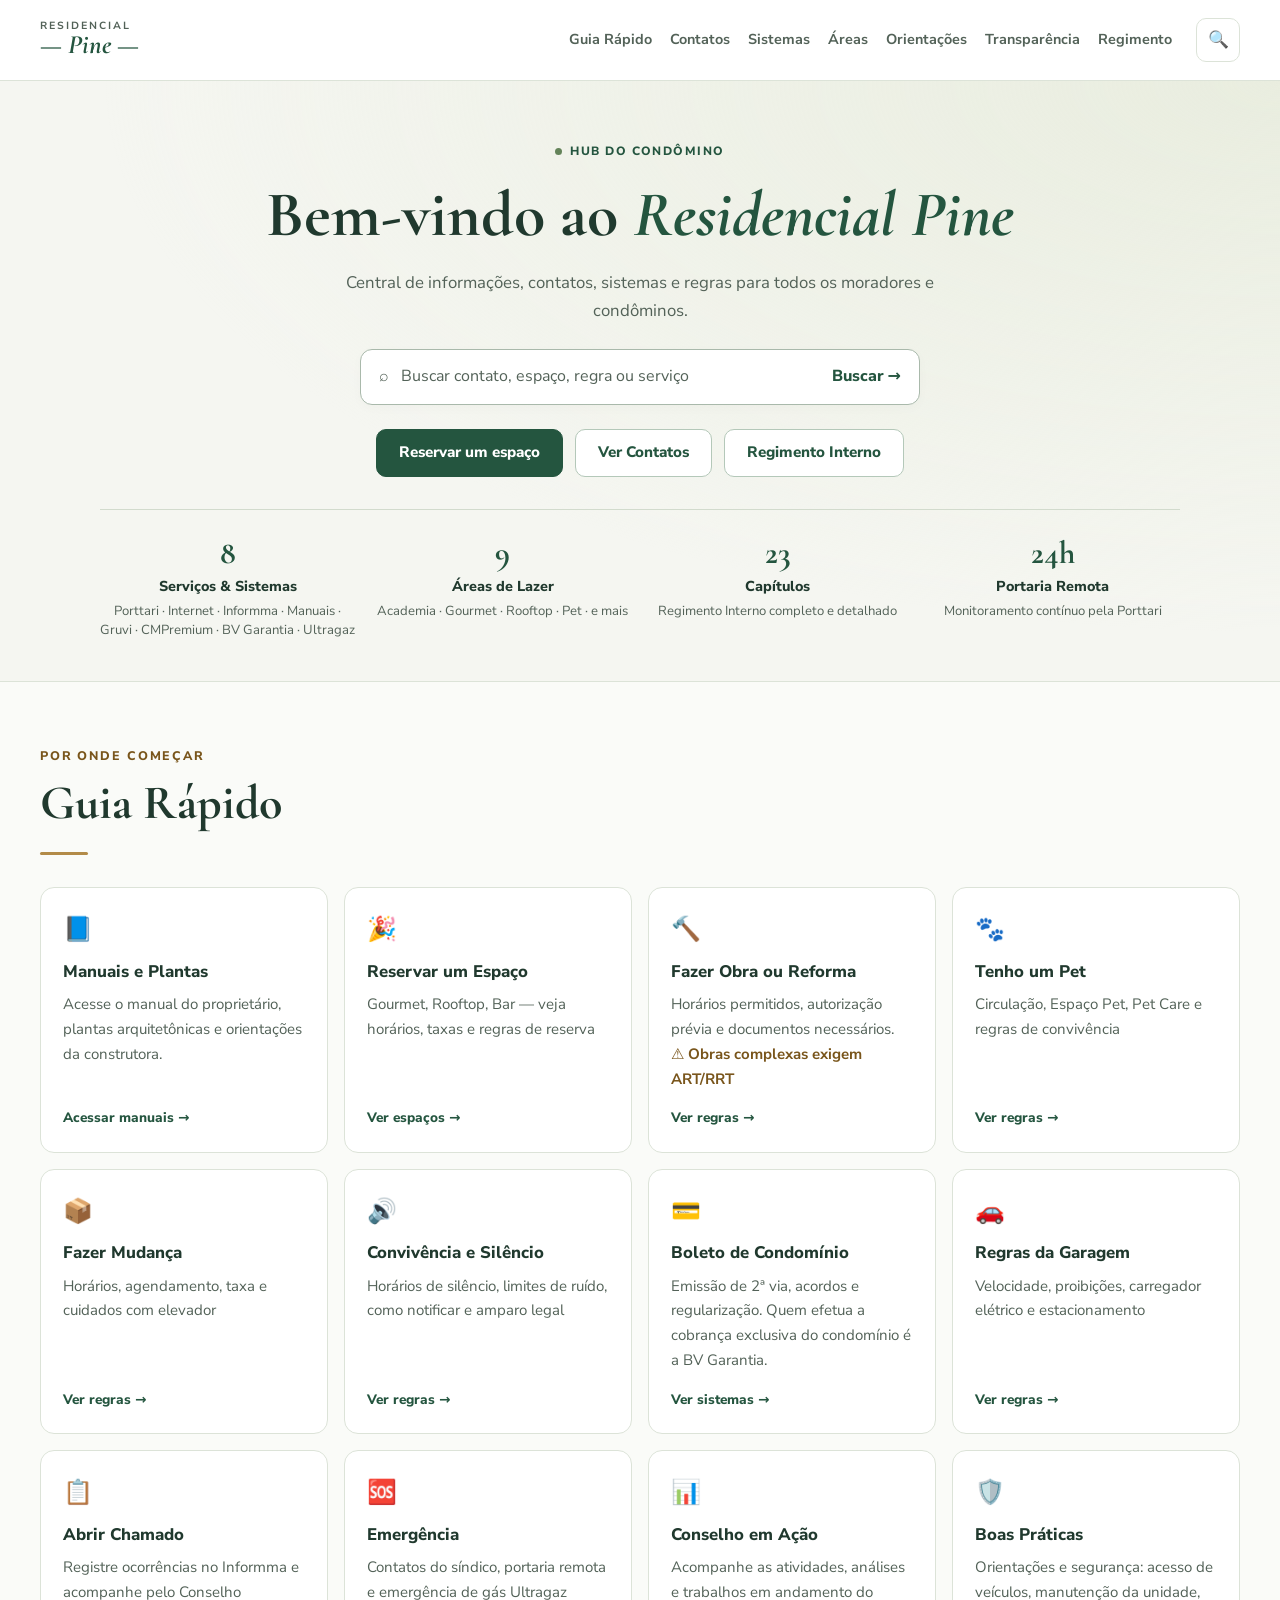
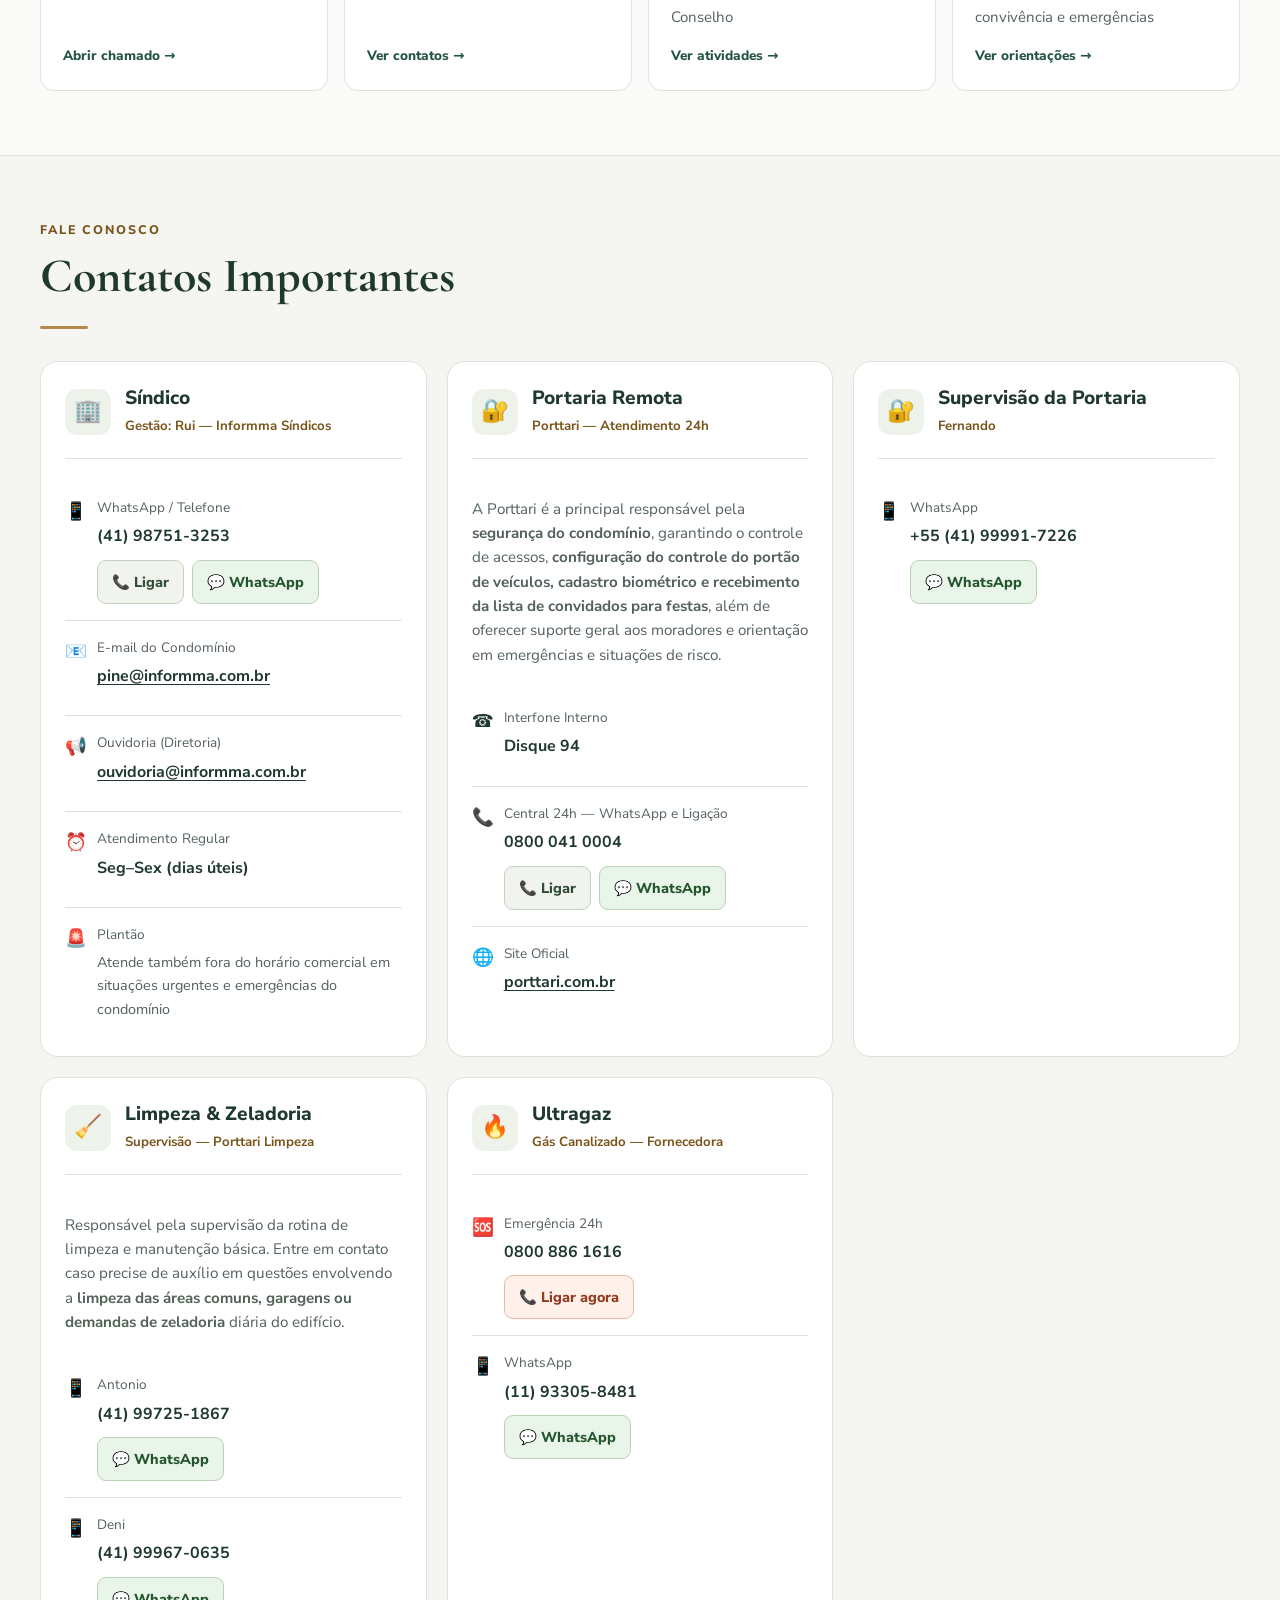
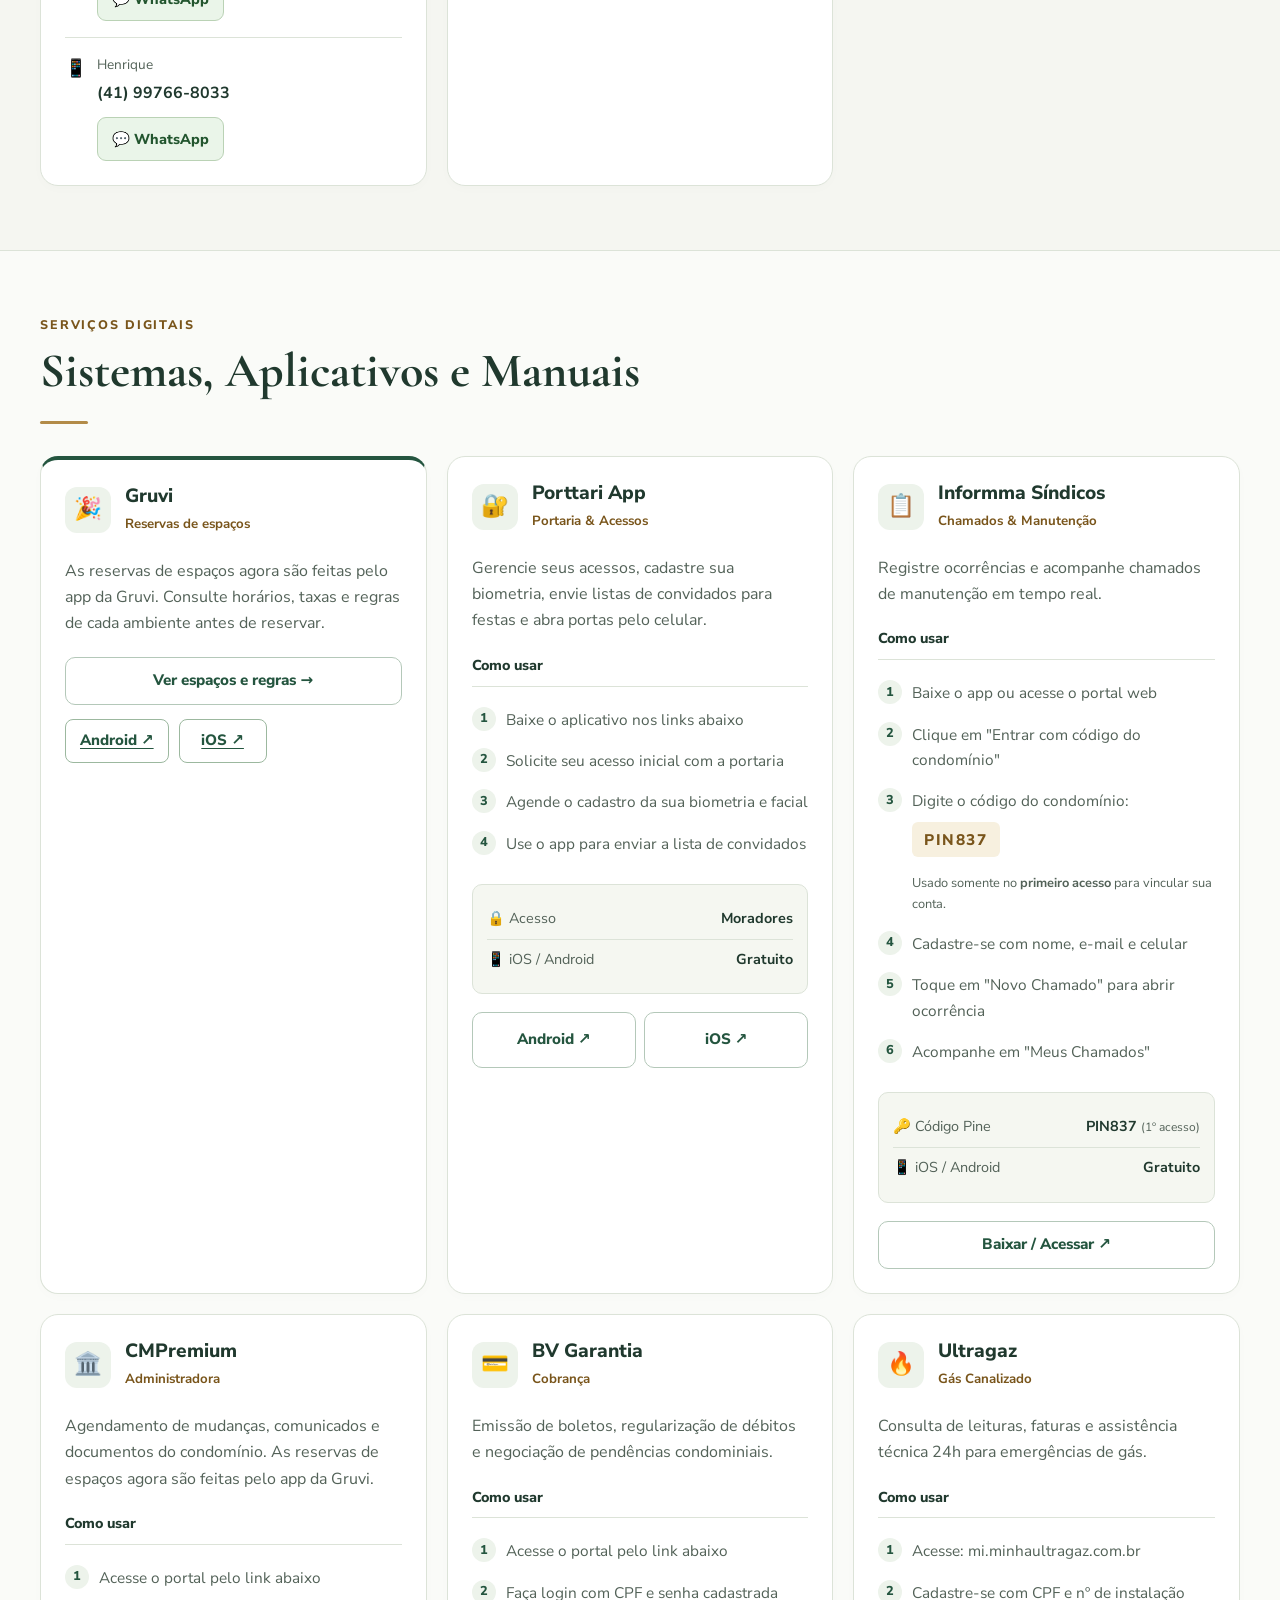
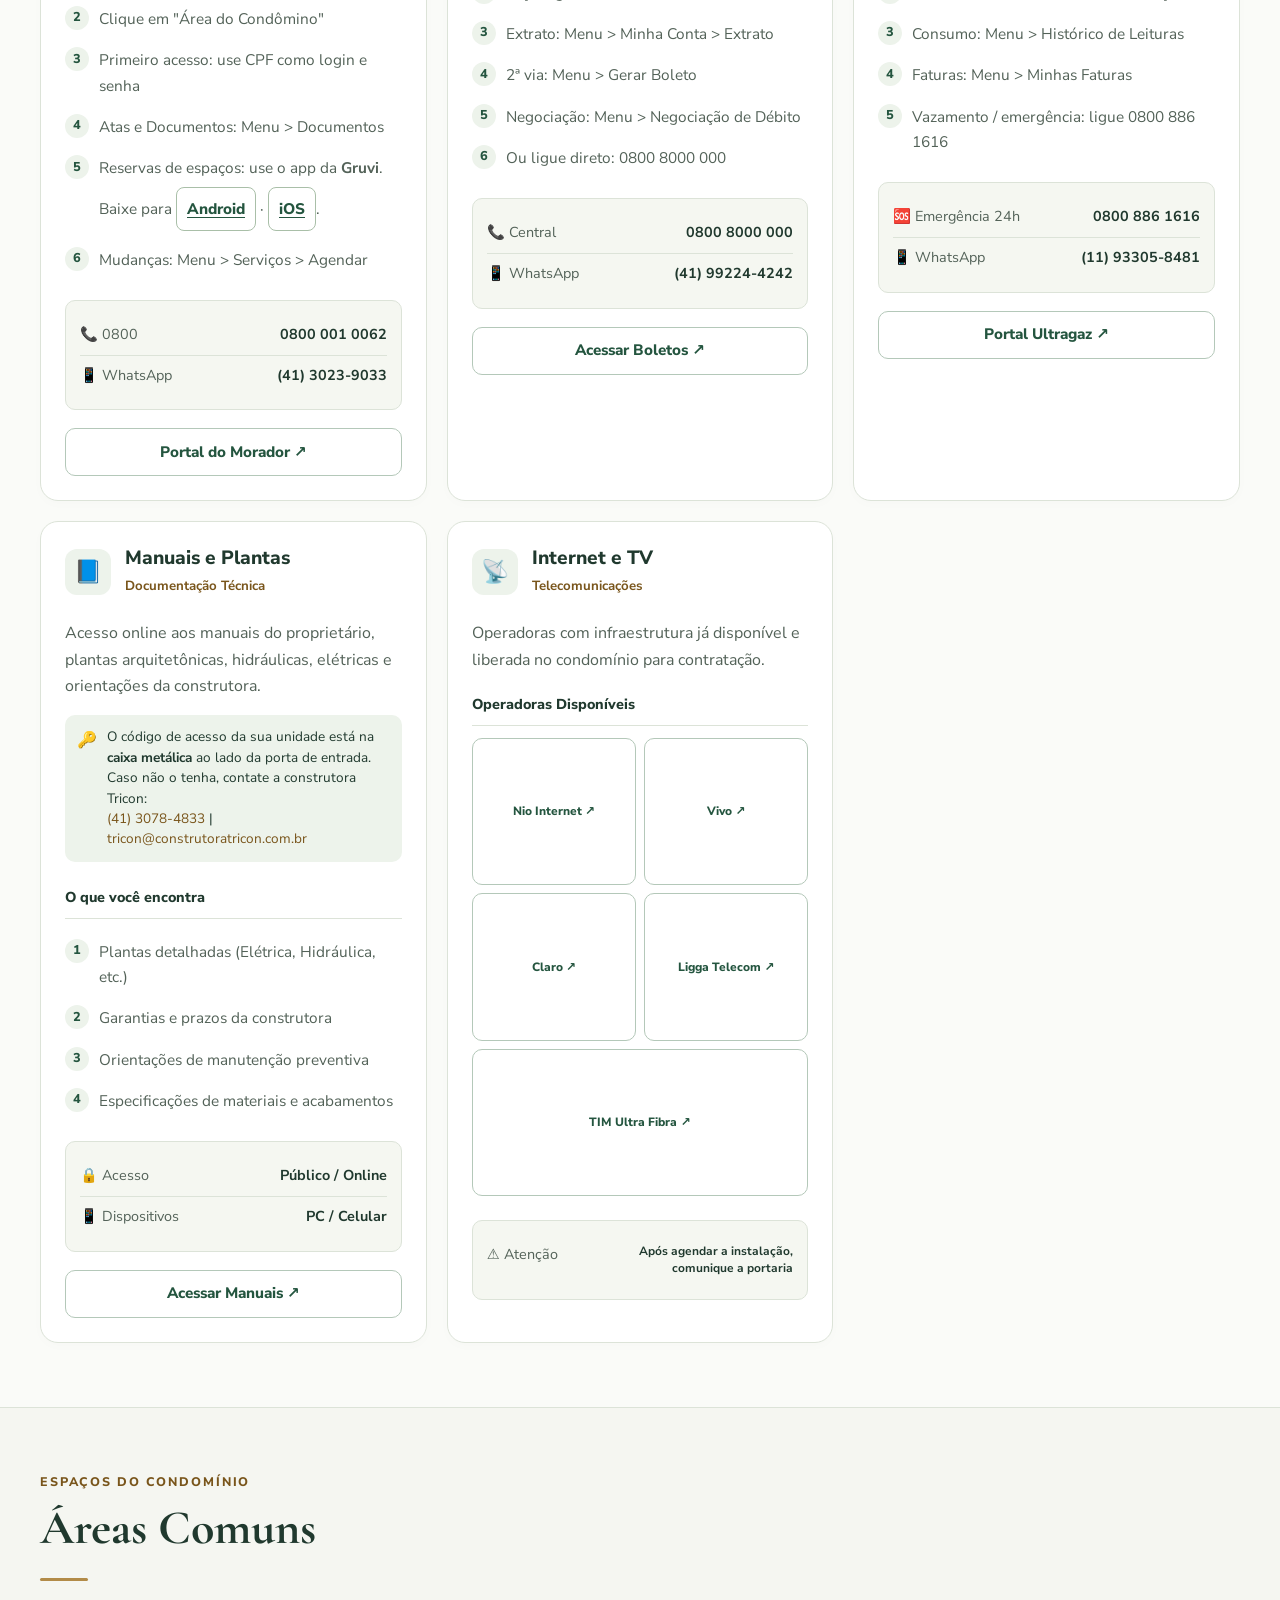
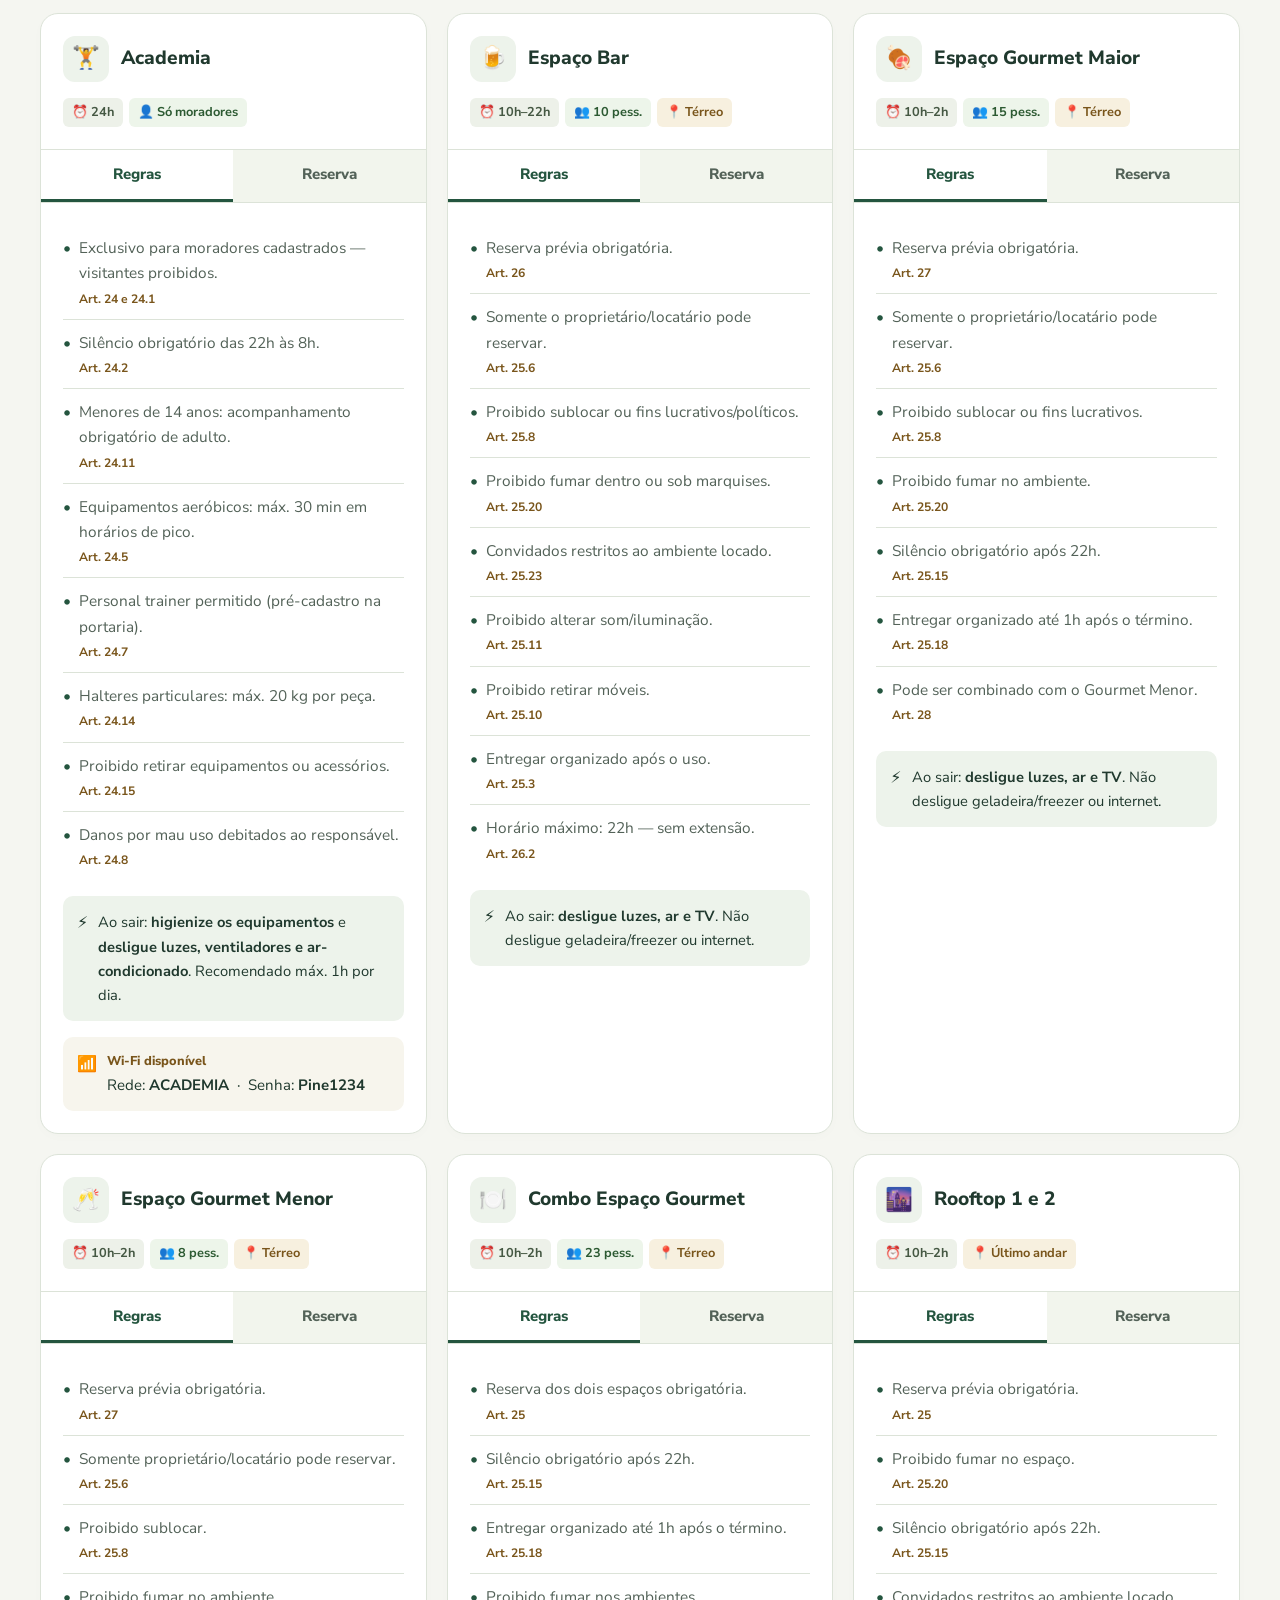
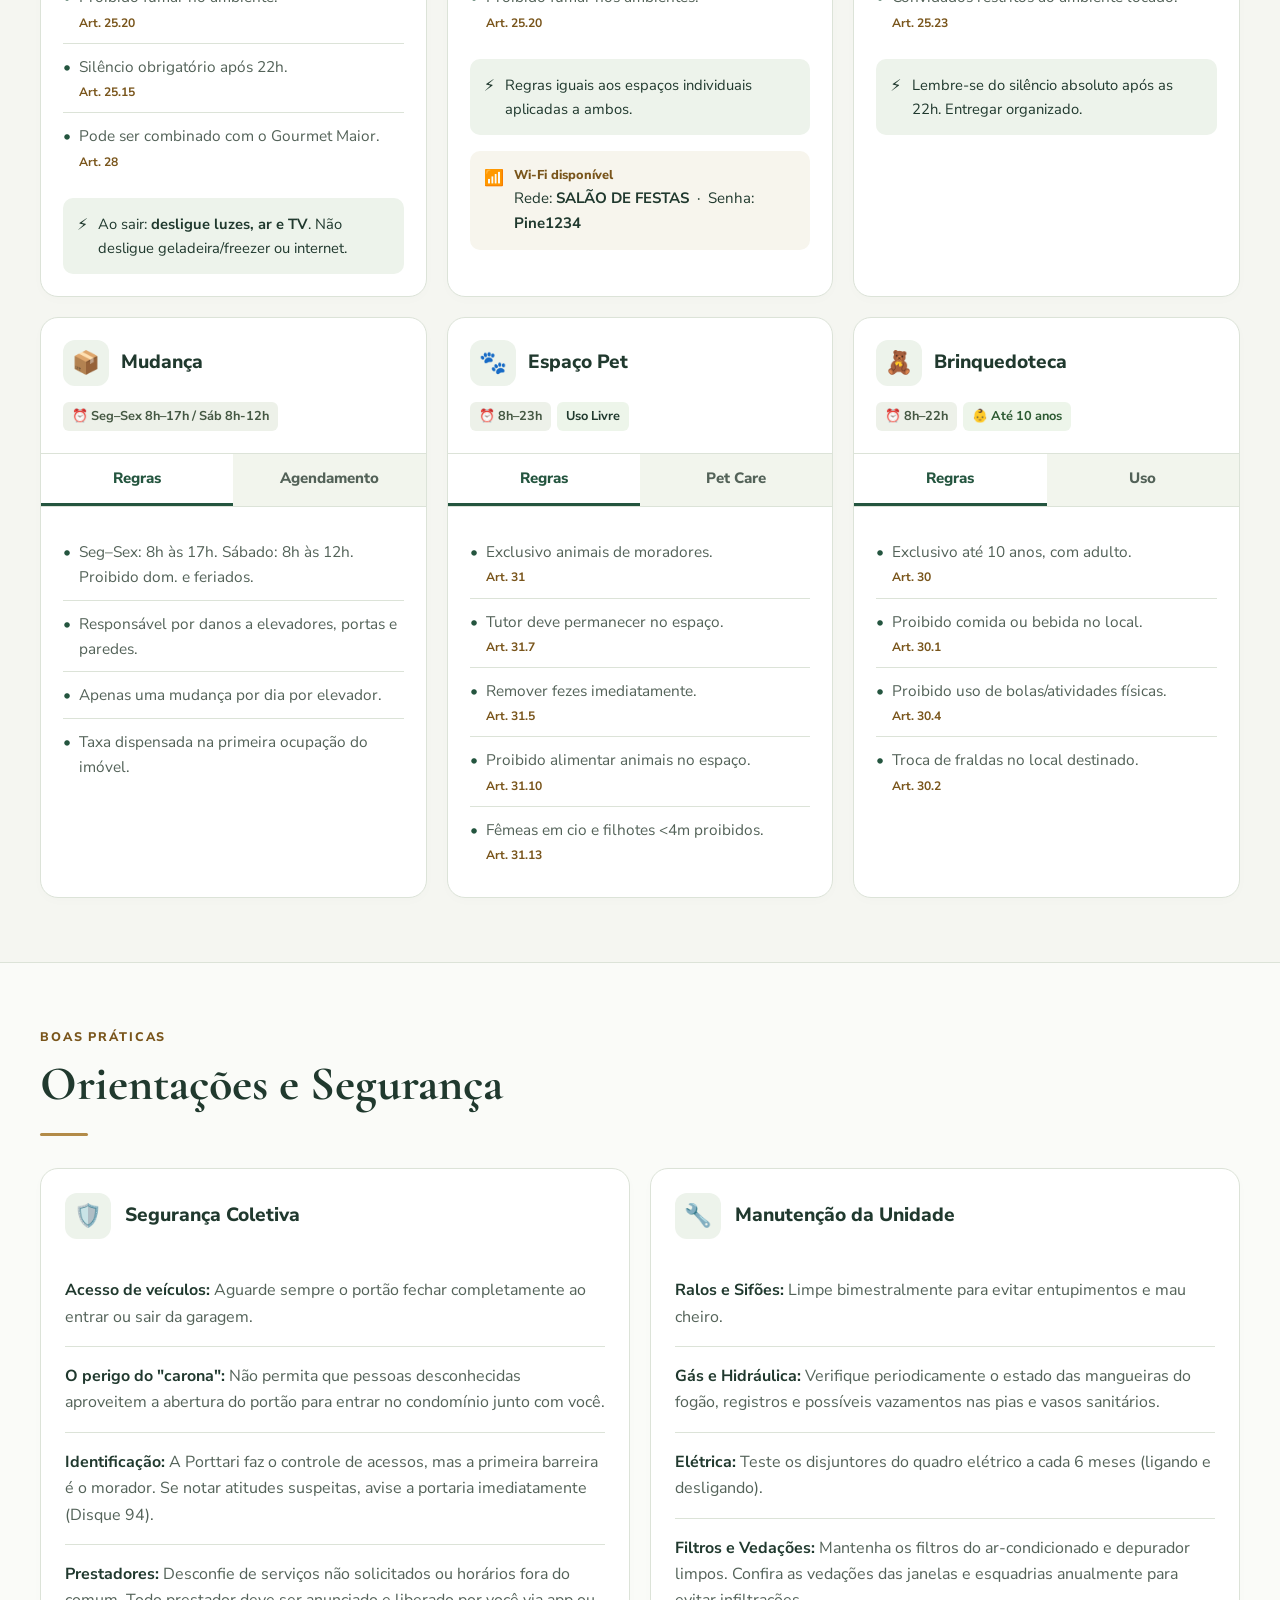
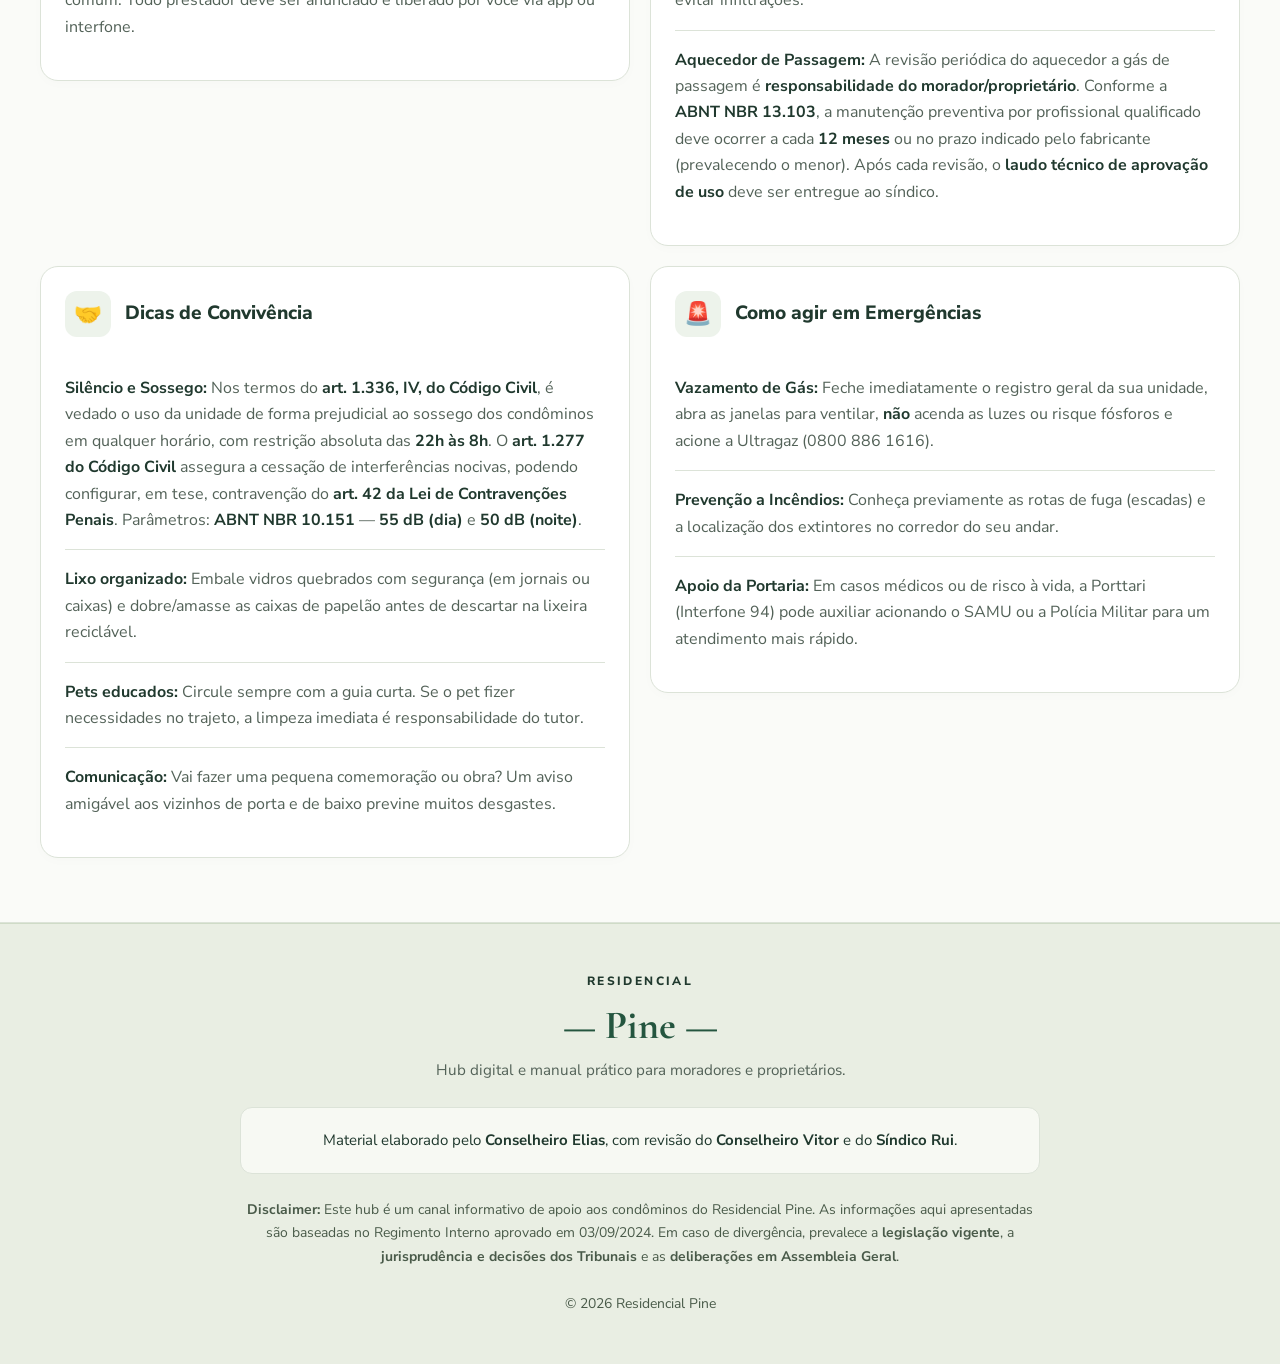
<file: index.html>
<!DOCTYPE html>
<html lang="pt-BR">
<head>
<meta charset="UTF-8">
<meta name="referrer" content="strict-origin-when-cross-origin">
<meta http-equiv="Content-Security-Policy" content="base-uri 'none'; object-src 'none'">
<meta name="viewport" content="width=device-width, initial-scale=1.0">
<title>Residencial Pine — Hub do Condômino</title>
<meta name="description" content="Central de informações do Residencial Pine: contatos, sistemas, áreas comuns e orientações para moradores e condôminos.">
<meta name="robots" content="noindex, nofollow">
<link rel="canonical" href="https://residencialpine.netlify.app/">

<!-- Favicon -->
<link rel="icon" type="image/svg+xml" href="https://residencialpine.netlify.app/assets/favicon.svg">
<link rel="alternate icon" href="https://residencialpine.netlify.app/assets/favicon.ico">
<link rel="apple-touch-icon" href="https://residencialpine.netlify.app/assets/apple-touch-icon.png">

<!-- Open Graph / WhatsApp / Redes Sociais -->
<meta property="og:type" content="website">
<meta property="og:site_name" content="Residencial Pine">
<meta property="og:locale" content="pt_BR">
<meta property="og:url" content="https://residencialpine.netlify.app/">
<meta property="og:title" content="Residencial Pine — Hub do Morador">
<meta property="og:description" content="Central de informações do Residencial Pine: contatos, sistemas, áreas comuns e orientações para moradores e condôminos.">
<meta property="og:image" content="https://residencialpine.netlify.app/assets/og-image.png">
<meta property="og:image:width" content="1200">
<meta property="og:image:height" content="630">

<!-- Twitter Card -->
<meta name="twitter:card" content="summary_large_image">
<meta name="twitter:title" content="Residencial Pine — Hub do Condômino">
<meta name="twitter:description" content="Central de informações do Residencial Pine: contatos, sistemas, áreas comuns e orientações para moradores e condôminos.">
<meta name="twitter:image" content="https://residencialpine.netlify.app/assets/og-image.png">

<link href="https://fonts.googleapis.com/css2?family=Cormorant+Garamond:ital,wght@0,400;0,600;0,700;1,400&family=Nunito+Sans:wght@300;400;600;700&display=swap" rel="stylesheet">
<style>
/* Residencial Pine — tema claro, responsivo e acessível */
:root{color-scheme:light;--bg-main:#f5f6f1;--bg-surface:#fff;--bg-surface-hover:#f0f5ef;--bg-surface-light:#edf3eb;--gold:#79551b;--gold-light:#684615;--gold-dim:#f7f0df;--text-main:#20392e;--text-muted:#536258;--text-dark:#fff;--border-subtle:#dce3d8;--border-gold:#d2c29f;--radius-sm:10px;--radius-md:18px;--radius-lg:24px;--green:#24553f}
*{box-sizing:border-box;margin:0;padding:0}html{scroll-behavior:smooth;scroll-padding-top:96px;font-size:16px}body{font-family:'Nunito Sans',system-ui,sans-serif;background:var(--bg-main);color:var(--text-main);line-height:1.65;-webkit-font-smoothing:antialiased}h1,h2,h3,h4{line-height:1.2;text-wrap:balance}button,input{font:inherit}button,a{-webkit-tap-highlight-color:transparent;touch-action:manipulation}button{cursor:pointer}a{color:var(--green);text-underline-offset:3px}a:hover{color:#123d2a}a:focus-visible,button:focus-visible,input:focus-visible,[tabindex]:focus-visible{outline:3px solid #88611e;outline-offset:4px}strong{font-weight:700}[hidden]{display:none!important}.skip-link{position:fixed;top:8px;left:12px;z-index:1000;transform:translateY(-160%);padding:12px 18px;background:#fff;border:2px solid var(--green);border-radius:8px}.skip-link:focus{transform:none}#scrollProgress{position:fixed;top:0;left:0;height:3px;background:var(--green);width:0;z-index:200}
nav{position:sticky;top:0;z-index:100;background:rgba(255,255,255,.97);border-bottom:1px solid var(--border-subtle);padding:0 24px}.nav-inner{max-width:1200px;margin:auto;min-height:80px;display:flex;align-items:center;gap:24px}.nav-logo{text-decoration:none;margin-right:auto;flex-shrink:0}.nav-logo-text{display:flex;flex-direction:column;line-height:1.1}.nav-logo-res{font-size:.65rem;letter-spacing:.19em;font-weight:700;color:var(--text-muted);text-transform:uppercase}.nav-logo-pine{font-family:'Cormorant Garamond',Georgia,serif;font-size:1.65rem;font-weight:700;font-style:italic;color:var(--green)}.nav-links{display:flex;align-items:center;gap:18px;list-style:none}.nav-links a{display:flex;align-items:center;min-height:44px;text-decoration:none;font-size:.9rem;font-weight:700;color:var(--text-muted)}.nav-links a:hover,.nav-links a.active{color:var(--green);text-decoration:underline}.nav-search-btn,.hamburger{min-width:44px;min-height:44px;border:1px solid var(--border-subtle);background:#fff;border-radius:10px;align-items:center;justify-content:center;color:var(--text-main)}.nav-search-btn{display:flex;font-size:1.05rem}.hamburger{display:none;flex-direction:column;gap:5px}.hamburger span{width:22px;height:2px;background:var(--green)}
section{padding:64px 24px;scroll-margin-top:24px}.section-inner{max-width:1200px;margin:auto}.section-label{font-size:.78rem;text-transform:uppercase;letter-spacing:.15em;color:var(--gold);font-weight:800;margin-bottom:8px}.section-title{font-family:'Cormorant Garamond',Georgia,serif;font-size:clamp(2rem,4vw,3rem);font-weight:700}.divider{width:48px;height:3px;background:#b28b48;margin:20px 0 32px;border-radius:3px}#guia,#sistemas,#orientacoes{background:#fafbf8;border-block:1px solid var(--border-subtle)}
.hero{padding:56px 24px 40px;background:radial-gradient(ellipse at top right,#e9eddf,transparent 65%),#f5f6f1;text-align:center}.hero-content{max-width:1080px;margin:auto}.hero-badge{display:inline-flex;align-items:center;gap:8px;color:var(--green);font-size:.75rem;font-weight:800;text-transform:uppercase;letter-spacing:.12em;margin-bottom:20px}.hero-badge:before{content:'';width:7px;height:7px;border-radius:50%;background:#648359}.hero h1{font-family:'Cormorant Garamond',Georgia,serif;font-size:clamp(2.6rem,5vw,4.2rem);font-weight:700;line-height:1.06;margin-bottom:20px}.hero h1 em{color:var(--green)}.hero p{max-width:620px;margin:0 auto 24px;font-size:1.05rem;color:var(--text-muted)}.hero-cta{display:flex;gap:12px;justify-content:center;flex-wrap:wrap;margin:24px 0}.btn-primary,.btn-outline,.btn-sistema{display:inline-flex;align-items:center;justify-content:center;gap:8px;min-height:48px;padding:12px 22px;border-radius:var(--radius-sm);font-size:.95rem;line-height:1.4;font-weight:800;text-decoration:none;text-align:center;border:1px solid var(--green);transition:background .15s}.btn-primary{background:var(--green);color:#fff}.btn-primary:hover{background:#173f2c;color:#fff}.btn-outline,.btn-sistema{background:#fff;color:var(--green);border-color:#b4c8b9}.btn-outline:hover,.btn-sistema:hover{background:#eaf2e8;color:#173f2c}.hero-search{display:flex;align-items:center;gap:12px;width:min(100%,560px);min-height:56px;margin:24px auto 0;padding:12px 18px;text-align:left;border:1px solid #a9b9ab;border-radius:12px;background:#fff;color:var(--text-muted);box-shadow:0 3px 12px #20392e06}.hero-search span:last-child{margin-left:auto;color:var(--green);font-weight:800}.hero-stats{display:grid;grid-template-columns:repeat(4,minmax(0,1fr));gap:20px;margin-top:32px;padding-top:24px;border-top:1px solid #d2dbcd}.stat-num{font-family:'Cormorant Garamond',Georgia,serif;font-size:2rem;font-weight:700;color:var(--green);line-height:1.2}.stat-label{font-size:.9rem;font-weight:800;margin:3px 0}.stat-desc{font-size:.82rem;color:var(--text-muted);line-height:1.5}
.guia-grid{display:grid;grid-template-columns:repeat(4,minmax(0,1fr));gap:16px}.guia-card{display:flex;flex-direction:column;align-items:flex-start;padding:22px;background:#fff;border:1px solid var(--border-subtle);border-radius:14px;text-decoration:none;color:var(--text-main);transition:border-color .15s,box-shadow .15s}.guia-card:hover{border-color:#8ba78f;box-shadow:0 5px 18px #20392e0a}.guia-icon{font-size:1.5rem;margin-bottom:12px}.guia-card h4{font-size:1.05rem;font-weight:800;margin-bottom:10px}.guia-card p{font-size:.94rem;color:var(--text-muted);margin-bottom:16px;flex:1}.guia-arrow{font-size:.85rem;font-weight:800;color:var(--green)}
.contacts-grid,.sistemas-grid,.areas-grid{display:grid;grid-template-columns:repeat(3,minmax(0,1fr));gap:20px;align-items:start}.dicas-grid{display:grid;grid-template-columns:repeat(2,minmax(0,1fr));gap:20px;align-items:start}.contact-card,.sistema-card,.dica-card,.area-card{min-width:0;background:#fff;border:1px solid var(--border-subtle);border-radius:18px;box-shadow:0 3px 12px #20392e04}.contact-card,.sistema-card,.dica-card{padding:24px}.contact-header,.sistema-card-header,.dica-header{display:flex;align-items:center;gap:14px;margin-bottom:22px}.contact-header{padding-bottom:20px;border-bottom:1px solid var(--border-subtle)}.contact-card-icon,.sistema-logo,.dica-icon,.area-icon{display:flex;align-items:center;justify-content:center;flex-shrink:0;width:46px;height:46px;background:var(--bg-surface-light);border-radius:12px;font-size:1.4rem}.contact-title-group h3,.sistema-card h3,.dica-card h3,.area-header h3{font-size:1.2rem;line-height:1.35;font-weight:800}.role,.sistema-tipo{font-size:.83rem;color:var(--gold);font-weight:700;margin-top:4px}.contact-item{display:flex;gap:10px;align-items:flex-start;padding:16px 0;border-bottom:1px solid var(--border-subtle)}.contact-item:last-child{border:0;padding-bottom:0}.contact-icon{font-size:1.1rem;flex-shrink:0}.contact-info{min-width:0;flex:1}.contact-label{color:var(--text-muted);font-size:.85rem;margin-bottom:4px}.contact-value{font-weight:700;font-size:1rem;margin-bottom:10px;overflow-wrap:anywhere}.contact-actions{display:flex;flex-wrap:wrap;gap:8px}.btn-action{display:inline-flex;justify-content:center;align-items:center;gap:6px;min-height:44px;padding:10px 14px;border-radius:9px;border:1px solid #c2d2bf;font-size:.9rem;line-height:1.4;font-weight:800;text-decoration:none}.btn-action-wa{background:#eaf5e9;color:#22552e;border-color:#bad2b5}.btn-action-call{background:#f1f4ee;color:#314d39}.btn-action-urgent{background:#fff0e9;color:#913b21;border-color:#e8b9a8}.btn-action:hover{filter:brightness(.96)}.sistema-card{display:flex;flex-direction:column}.sistema-desc{font-size:1rem;color:var(--text-muted);margin-bottom:20px}.steps-title{font-weight:800;font-size:.9rem;border-bottom:1px solid var(--border-subtle);padding-bottom:8px;margin-bottom:12px}.steps-list{list-style:none;margin-bottom:20px}.steps-list li{display:flex;gap:10px;padding:8px 0;font-size:.96rem;color:var(--text-muted);overflow-wrap:anywhere}.step-num{display:flex;align-items:center;justify-content:center;flex-shrink:0;width:24px;height:24px;border-radius:50%;background:var(--bg-surface-light);color:var(--green);font-size:.8rem;font-weight:800}.sistema-info{background:#f5f7f1;border:1px solid var(--border-subtle);border-radius:10px;padding:14px;margin:0 0 18px}.sistema-info-row{display:flex;justify-content:space-between;align-items:start;gap:12px;padding:8px 0;font-size:.9rem;border-bottom:1px solid var(--border-subtle)}.sistema-info-row:last-child{border:0}.lbl{color:var(--text-muted)}.val{text-align:right;font-weight:700;overflow-wrap:anywhere}.btn-sistema{width:100%}.pin-highlight{display:inline-block;background:var(--gold-dim);color:var(--gold);padding:5px 12px;margin:8px 0;border-radius:6px;font-weight:800;letter-spacing:.1em}.gruvi-card{border-top:4px solid var(--green)}.app-links{display:flex;flex-wrap:wrap;gap:10px;margin-top:14px}.app-links a{display:inline-flex;align-items:center;justify-content:center;min-height:44px;min-width:88px;padding:8px 14px;border:1px solid #9cb89f;background:#fff;border-radius:8px;color:var(--green);font-size:.94rem;font-weight:800;text-decoration:underline}.app-links a:hover{background:#dfeadb}
.area-card{overflow:hidden}.area-card-top{padding:22px}.area-header{display:flex;align-items:center;gap:12px;margin-bottom:16px}.area-tags{display:flex;flex-wrap:wrap;gap:6px}.tag{display:inline-flex;align-items:center;font-size:.8rem;font-weight:700;line-height:1.5;padding:5px 9px;border-radius:6px}.tag-hora{background:#edf1e9;color:#455843}.tag-cap{background:#edf5ea;color:#2c5a32}.tag-loc{background:var(--gold-dim);color:var(--gold)}.area-tabs{display:flex;background:#f2f5ed;border-block:1px solid var(--border-subtle)}.area-tab-btn{flex:1;min-height:48px;padding:12px 8px;background:transparent;border:0;border-bottom:3px solid transparent;font-weight:800;font-size:.94rem;color:var(--text-muted)}.area-tab-btn.active{border-bottom-color:var(--green);background:#fff;color:var(--green)}.area-tab-content{display:none;padding:22px}.area-tab-content.active{display:block}.area-rules{list-style:none}.area-rules li{font-size:.96rem;color:var(--text-muted);padding:10px 0 10px 16px;position:relative;border-bottom:1px solid var(--border-subtle)}.area-rules li:before{content:'•';position:absolute;left:0;color:var(--green)}.area-rules li:last-child{border:0}.area-rules li[data-ref]:after{content:attr(data-ref);display:block;font-size:.76rem;font-weight:700;color:var(--gold);margin-top:3px}.rule-alert{display:flex;gap:10px;padding:14px;background:var(--bg-surface-light);border-radius:10px;margin-top:16px}.rule-alert-text{font-size:.92rem;overflow-wrap:anywhere}.rule-alert-icon{flex-shrink:0}.booking-price{text-align:center;padding:20px;background:#f3f6ee;border-radius:12px;margin-bottom:16px}.booking-price-label,.booking-price-sub{font-size:.88rem;color:var(--text-muted)}.booking-price-val{font-size:1.9rem;font-weight:800;color:var(--green)}.booking-rows{list-style:none;margin-bottom:20px}.booking-row{display:flex;justify-content:space-between;gap:12px;padding:12px 0;border-bottom:1px solid var(--border-subtle);font-size:.96rem}.blbl{color:var(--text-muted)}.bval{text-align:right;font-weight:800}.warn{color:#923f23}.booking-note{background:#eef4e9;border:1px solid #cbdcc4;border-radius:10px;padding:16px;font-size:.95rem}.area-wifi-badge{display:flex;gap:10px;padding:14px;background:#f7f5ed;border-radius:10px;margin-top:16px}.area-wifi-info{display:flex;flex-direction:column;min-width:0;overflow-wrap:anywhere}.area-wifi-label{font-size:.8rem;color:var(--gold);font-weight:800}.area-wifi-rede{font-size:.94rem}.dica-list{list-style:none}.dica-list li{padding:16px 0;border-bottom:1px solid var(--border-subtle);font-size:1rem;color:var(--text-muted)}.dica-list li:last-child{border:0}.dica-list strong{color:var(--text-main)}
footer{padding:48px 24px;background:#e9eee3;border-top:1px solid #cfdbc7;text-align:center}.footer-inner{max-width:800px;margin:auto}.footer-logo-res{letter-spacing:.2em;font-size:.75rem;font-weight:800;text-transform:uppercase}.footer-logo-pine{font-family:'Cormorant Garamond',Georgia,serif;font-size:2.5rem;font-weight:700;color:var(--green)}.footer-sub{font-size:.95rem;color:var(--text-muted)}.footer-credits{margin:24px 0;padding:20px;background:#f7f9f3;border:1px solid var(--border-subtle);border-radius:12px;font-size:.94rem}.footer-disclaimer{font-size:.87rem;color:#495a49;line-height:1.7}.float-group{position:fixed;bottom:100px;right:24px;z-index:90}.float-btn-top{display:flex;align-items:center;justify-content:center;width:44px;height:44px;border-radius:50%;background:#fff;border:1px solid #a9bfab;color:var(--green);box-shadow:0 3px 10px #0001;opacity:0;pointer-events:none}.fade-up{opacity:1;transform:none}
.search-overlay{position:fixed;inset:0;background:#142b24a6;z-index:300;display:none;align-items:flex-start;justify-content:center;padding:6vh 20px}.search-overlay.open{display:flex}.search-box{width:100%;max-width:680px;max-height:88dvh;overflow:auto;background:#fff;border:1px solid #d5e0d0;border-radius:18px;padding:24px;position:relative;box-shadow:0 20px 70px #0003}.search-heading{font-size:1.25rem;padding-right:48px;margin:0 0 20px}.search-close-btn{position:absolute;right:16px;top:14px;min-width:44px;min-height:44px;border:1px solid var(--border-subtle);border-radius:9px;background:#fff;color:var(--green);font-size:1.2rem}.search-box-input-wrap{position:relative}.search-box-input-wrap svg{position:absolute;left:14px;top:18px;stroke:var(--green)}#globalSearchInput{width:100%;min-height:54px;padding:12px 12px 12px 44px;border:1px solid #98ad9b;border-radius:10px;color:var(--text-main);background:#f8faf6;font-size:1rem}.search-results{margin-top:16px}.search-result-item{display:block;padding:14px;border-bottom:1px solid var(--border-subtle);text-decoration:none;border-radius:8px}.search-result-item:hover{background:#edf4e9}.search-result-cat{font-size:.78rem;font-weight:800;color:var(--gold)}.search-result-title{font-size:1.05rem;font-weight:800;color:var(--green);margin:3px 0}.search-result-snippet{font-size:.94rem;color:var(--text-muted)}.search-empty,.search-hint{padding:24px 8px;text-align:center;color:var(--text-muted)}.section-intro{font-size:1rem;color:var(--text-muted);margin:-12px 0 24px;max-width:720px}.sr-only{position:absolute;width:1px;height:1px;padding:0;overflow:hidden;clip:rect(0,0,0,0);white-space:nowrap;border:0}
@media(min-width:1100px){.hero h1 br{display:none}.hero h1 em:before{content:' '}}
@media(max-width:1050px){.nav-links{display:none;position:absolute;top:100%;left:0;right:0;padding:16px 24px;background:#fff;border-bottom:1px solid var(--border-subtle);box-shadow:0 10px 20px #0001;max-height:calc(100dvh - 80px);overflow:auto}.nav-links.open{display:grid;grid-template-columns:repeat(2,minmax(0,1fr));gap:6px 20px}.nav-links a{padding:8px 12px;border-radius:8px}.hamburger{display:flex}.nav-inner{gap:12px}.guia-grid{grid-template-columns:repeat(3,minmax(0,1fr))}.contacts-grid,.sistemas-grid,.areas-grid{grid-template-columns:repeat(2,minmax(0,1fr))}}
@media(max-width:700px){html{scroll-padding-top:84px}nav{padding:0 16px}.nav-inner{min-height:68px}.hero{padding:32px 20px}.hero h1{font-size:2.7rem}.hero p{font-size:1rem}.hero-search{font-size:.95rem}.hero-stats{grid-template-columns:repeat(2,minmax(0,1fr));gap:20px 16px}.hero-cta{gap:10px}.hero-cta a{flex:1;padding:12px;min-width:140px}section{padding:40px 16px}.divider{margin-bottom:24px}.guia-grid{grid-template-columns:repeat(2,minmax(0,1fr));gap:12px}.guia-card{padding:18px}.guia-card h4{font-size:1rem}.guia-card p{font-size:.9rem}.contacts-grid,.sistemas-grid,.areas-grid,.dicas-grid{grid-template-columns:minmax(0,1fr);gap:16px}.contact-card,.sistema-card,.dica-card{padding:22px}.section-title{font-size:2.1rem}.search-overlay{padding:12px}.search-box{padding:20px;max-height:calc(100dvh - 24px)}.float-group{right:20px}.tag{letter-spacing:0}.footer-disclaimer{font-size:.9rem}.sistema-info-row .val{font-size:.9rem!important}.sistema-card a.btn-outline{font-size:.9rem!important}.hero-search span:last-child{display:none}}
@media(max-width:370px){.guia-grid{grid-template-columns:minmax(0,1fr)}.hero-cta{flex-direction:column}.hero h1{font-size:2.35rem}.contact-card,.sistema-card,.dica-card,.area-card-top,.area-tab-content{padding:18px}.booking-row{gap:8px}.nav-links.open{grid-template-columns:1fr}}
@media(prefers-reduced-motion:reduce){html{scroll-behavior:auto}*,*:before,*:after{animation:none!important;transition:none!important;scroll-behavior:auto!important}}
@media print{nav,.float-group,.hero-search,.search-overlay{display:none!important}section{padding:20px 0}.area-tab-content{display:block!important}.contact-card,.sistema-card,.area-card,.dica-card{break-inside:avoid}.contacts-grid,.sistemas-grid,.areas-grid,.dicas-grid{grid-template-columns:repeat(2,minmax(0,1fr))}body{background:#fff;color:#000}a{color:#000}}
.steps-list a[href*="gruvi"]{display:inline-flex;align-items:center;min-height:44px;padding:4px 10px;margin-top:6px;border:1px solid #a9bfa8;border-radius:8px;background:#fff;color:var(--green);font-weight:800}
@media(min-width:701px){.contact-card,.sistema-card,.area-card{height:100%}}

/* Regimento e Transparência compartilham a linguagem visual da página inicial. */
.page-header{padding:48px 24px;background:radial-gradient(ellipse at top right,#e9eddf,transparent 65%),#f5f6f1;text-align:center;border-bottom:1px solid var(--border-subtle)}.page-header-inner{max-width:860px;margin:auto}.page-header h1{font-family:'Cormorant Garamond',Georgia,serif;font-size:clamp(2.35rem,5vw,3.6rem);margin:0 0 18px}.page-header p{max-width:700px;margin:auto;color:var(--text-muted);font-size:1.05rem}.page-links{display:flex;justify-content:center;gap:12px;flex-wrap:wrap;margin-top:24px}.page-links a{display:inline-flex;align-items:center;min-height:44px;padding:8px 16px;border-radius:8px;border:1px solid #b4c8b9;background:#fff;font-size:.92rem;font-weight:800;text-decoration:none}
#regimento .section-inner,#notebook .section-inner,#faq .section-inner{max-width:960px}#notebook{background:#edf2e8;border-block:1px solid var(--border-subtle)}#faq{background:#fafbf8}.reg-intro{padding:24px;border:1px solid var(--border-subtle);border-left:4px solid #648359;border-radius:14px;background:#fff;color:var(--text-muted);font-size:1rem;line-height:1.8;margin-bottom:28px}.reg-intro strong{color:var(--text-main)}.reg-disclaimer{font-size:.88rem;border-top:1px solid var(--border-subtle);padding-top:16px;margin-top:20px;line-height:1.7}.reg-search-wrap{position:relative;margin-bottom:16px}.reg-search-wrap svg{position:absolute;left:16px;top:18px}#regSearch{width:100%;min-height:56px;padding:14px 16px 14px 48px;border:1px solid #94ab98;border-radius:12px;background:white;color:var(--text-main);font-size:1rem}.reg-search-suggestions{display:flex;flex-wrap:wrap;gap:8px;margin-bottom:20px}.reg-sugg-chip{display:inline-flex;align-items:center;justify-content:center;min-height:44px;padding:8px 14px;border:1px solid #bccdb7;border-radius:8px;background:white;color:var(--green);font-size:.92rem;font-weight:700;cursor:pointer}.reg-sugg-chip:hover{background:#e9f1e6}.reg-tools{display:flex;gap:8px;flex-wrap:wrap;margin-bottom:16px}.reg-tools button{padding:8px 14px;min-height:44px;border:1px solid var(--border-subtle);border-radius:8px;background:white;color:var(--green);font-weight:700;font-size:.9rem}.reg-results-status{font-size:.9rem;color:var(--text-muted);margin:12px 0}.reg-no-results{display:none;padding:20px;background:#fff5e8;border:1px solid #d7bc8f;border-radius:10px;margin:16px 0;overflow-wrap:anywhere}
.accordion-container,.faq-container{display:grid;gap:12px}.accordion-item,.faq-item{background:#fff;border:1px solid var(--border-subtle);border-radius:14px;overflow:hidden;min-width:0}.accordion-btn,.faq-btn{display:flex;align-items:center;width:100%;min-height:64px;gap:14px;padding:20px;text-align:left;border:0;background:#fff;color:var(--text-main);font-size:1.06rem;font-weight:800;line-height:1.5}.accordion-btn:hover,.faq-btn:hover{background:#f0f5eb}.accordion-btn.active,.faq-btn.active{background:#edf4e7;border-bottom:1px solid #d5e1cc}.acc-num{display:flex;align-items:center;justify-content:center;width:46px;min-height:40px;flex-shrink:0;border-radius:8px;background:#f3eddf;color:var(--gold);font-family:'Cormorant Garamond',Georgia,serif;font-size:1.3rem;font-weight:700}.acc-title{flex:1}.acc-chevron,.faq-icon{flex-shrink:0;margin-left:auto;color:var(--green);transition:transform .15s}.active .acc-chevron,.active .faq-icon{transform:rotate(180deg)}.accordion-content,.faq-a{display:none;padding:24px}.accordion-content.open,.faq-a.open{display:block}.artigo{padding:0 0 24px;margin:0 0 24px;border-bottom:1px solid var(--border-subtle);overflow-wrap:anywhere}.artigo:last-child{border:0;margin-bottom:0;padding-bottom:0}.artigo-num{font-size:.91rem;color:var(--gold);font-weight:800;margin-bottom:10px}.artigo-texto{font-size:1rem;line-height:1.85;color:var(--text-main)}.artigo-sub{margin-top:16px;padding-left:18px;border-left:2px solid #dce5d5}.artigo-sub p{margin-bottom:14px;color:var(--text-muted)}.artigo-sub p:last-child{margin-bottom:0}.artigo-note{display:block;padding:16px;background:#f4f6ee;border-radius:10px;border-left:3px solid #b8a374;margin-top:16px}.search-highlight{background:#f7dfa0;color:#3c3115;padding:0 2px;border-radius:3px}.faq-a{font-size:1rem;line-height:1.8;color:var(--text-muted)}.faq-a strong{color:var(--text-main)}.faq-a ul{padding-left:24px}.faq-a li{margin:8px 0}
.chamados-how{display:grid;grid-template-columns:repeat(3,minmax(0,1fr));gap:20px;margin-bottom:28px}.chamados-step{min-width:0;padding:28px;background:#fff;border:1px solid var(--border-subtle);border-radius:18px}.ch-num{display:flex;justify-content:center;align-items:center;width:44px;height:44px;background:#edf3e6;border:1px solid #c8d8bc;border-radius:12px;color:var(--green);font-weight:800;font-size:1.2rem;margin-bottom:18px}.chamados-step h4{font-size:1.15rem;line-height:1.4;margin-bottom:14px}.chamados-step p{color:var(--text-muted);font-size:1rem;line-height:1.8}.chamados-step strong{color:var(--text-main)}.chamados-notice{padding:24px;border:1px solid #dfcc9e;border-left:4px solid #aa7a28;border-radius:12px;background:#fcf5e6;margin-bottom:28px;line-height:1.8;font-size:1rem;color:#584824}.chamados-cta-box{padding:32px;border:1px solid var(--border-subtle);border-radius:18px;background:#fff;text-align:center}.chamados-cta-box p{max-width:680px;margin-inline:auto}.chamados-cta-box a{max-width:100%;overflow-wrap:anywhere}.accordion-btn:focus-visible,.faq-btn:focus-visible{outline-offset:-4px}
@media(max-width:1050px){.chamados-how{grid-template-columns:repeat(2,minmax(0,1fr))}.chamados-step:last-child{grid-column:1/-1}}
@media(max-width:700px){.page-header{padding:32px 20px}.page-header h1{font-size:2.4rem}.page-header p{font-size:1rem}.page-links{gap:8px}.page-links a{font-size:.9rem}.reg-intro{padding:20px}.accordion-btn,.faq-btn{padding:16px;gap:10px;font-size:1rem}.accordion-content,.faq-a{padding:20px}.acc-num{width:38px;font-size:1.15rem}.artigo-sub{padding-left:12px}.chamados-how{grid-template-columns:minmax(0,1fr);gap:16px}.chamados-step:last-child{grid-column:auto}.chamados-step{padding:24px}.chamados-cta-box{padding:24px 20px}.chamados-notice{padding:20px}.reg-search-suggestions{gap:8px}.reg-sugg-chip{flex-grow:1}.reg-tools button{flex-grow:1}}
@media print{.page-links,.reg-search-wrap,.reg-search-suggestions,.reg-tools,.reg-no-results,.reg-results-status{display:none!important}.accordion-item,.faq-item,.artigo{display:block!important}.accordion-content,.faq-a{display:block!important}.accordion-item,.faq-item{break-inside:auto}.artigo{break-inside:avoid}.chamados-how{grid-template-columns:repeat(3,minmax(0,1fr))}}

</style>
</head>
<body>
<a class="skip-link" href="#conteudo">Pular para o conteúdo</a>

<div id="scrollProgress"></div>

<nav aria-label="Navegação principal">
  <div class="nav-inner">
    <a href="#inicio" class="nav-logo">
      <div class="nav-logo-text">
        <span class="nav-logo-res">Residencial</span>
        <span class="nav-logo-pine">— Pine —</span>
      </div>
    </a>
    <ul class="nav-links" id="navLinks">
      <li><a href="#guia">Guia Rápido</a></li>
      <li><a href="#contatos">Contatos</a></li>
      <li><a href="#sistemas">Sistemas</a></li>
      <li><a href="#areas">Áreas</a></li>
      <li><a href="#orientacoes">Orientações</a></li>
      <li><a href="transparencia.html">Transparência</a></li>
      <li><a href="regimento.html">Regimento</a></li>
    </ul>
    <button class="nav-search-btn" onclick="openGlobalSearch()" aria-label="Buscar">🔍</button>
    <button class="hamburger" onclick="toggleMenu()" aria-label="Abrir menu" aria-expanded="false" aria-controls="navLinks"><span></span><span></span><span></span></button>
  </div>
</nav>

<div class="search-overlay" id="searchOverlay" onclick="if(event.target===this) closeGlobalSearch()">
  <div class="search-box" role="dialog" aria-modal="true" aria-labelledby="searchTitle">
    <h2 class="search-heading" id="searchTitle">O que você precisa encontrar?</h2>
    <button class="search-close-btn" onclick="closeGlobalSearch()" aria-label="Fechar busca">✕</button>
    <div class="search-box-input-wrap">
      <svg xmlns="http://www.w3.org/2000/svg" width="18" height="18" viewBox="0 0 24 24" fill="none" stroke="currentColor" stroke-width="2" stroke-linecap="round" stroke-linejoin="round"><circle cx="11" cy="11" r="8"/><line x1="21" y1="21" x2="16.65" y2="16.65"/></svg>
      <input id="globalSearchInput" aria-label="Buscar em todo o site" type="search" placeholder="Buscar em todo o site… ex: silêncio, boleto, mudança" oninput="runGlobalSearch(this.value)" autocomplete="off">
    </div>
    <p id="searchStatus" class="sr-only" role="status" aria-live="polite"></p>
    <div class="search-results" id="globalSearchResults">
      <div class="search-hint">Digite para buscar em contatos, sistemas, áreas, regimento e mais.</div>
    </div>
  </div>
</div>


<main id="conteudo">
<section class="hero" id="inicio">
  <div class="hero-content">
    <div class="hero-badge">Hub do Condômino</div>
    <h1>Bem-vindo ao<br><em>Residencial Pine</em></h1>
    <p>Central de informações, contatos, sistemas e regras para todos os moradores e condôminos.</p>
    <button class="hero-search" onclick="openGlobalSearch()"><span aria-hidden="true">⌕</span> Buscar contato, espaço, regra ou serviço<span>Buscar →</span></button>
    <div class="hero-cta">
      <a href="#areas" class="btn-primary">Reservar um espaço</a>
      <a href="#contatos" class="btn-outline">Ver Contatos</a>
      <a href="regimento.html" class="btn-outline">Regimento Interno</a>
    </div>
    <div class="hero-stats">
      <div class="stat"><div class="stat-num" data-target="8">8</div><div class="stat-label">Serviços & Sistemas</div><div class="stat-desc">Porttari · Internet · Informma · Manuais · Gruvi · CMPremium · BV Garantia · Ultragaz</div></div>
      <div class="stat"><div class="stat-num" data-target="9">9</div><div class="stat-label">Áreas de Lazer</div><div class="stat-desc">Academia · Gourmet · Rooftop · Pet · e mais</div></div>
      <div class="stat"><div class="stat-num" data-target="23">23</div><div class="stat-label">Capítulos</div><div class="stat-desc">Regimento Interno completo e detalhado</div></div>
      <div class="stat"><div class="stat-num">24h</div><div class="stat-label">Portaria Remota</div><div class="stat-desc">Monitoramento contínuo pela Porttari</div></div>
    </div>
  </div>
</section>

<section id="guia">
  <div class="section-inner">
    <p class="section-label">Por onde começar</p>
    <h2 class="section-title">Guia Rápido</h2>
    <div class="divider"></div>
    
    <div class="guia-grid">
      <a class="guia-card fade-up" href="https://manual1.com.br/manuais/lot2/Tricon/Pine/" target="_blank" rel="noopener noreferrer">
        <span class="guia-icon">📘</span>
        <h4>Manuais e Plantas</h4>
        <p>Acesse o manual do proprietário, plantas arquitetônicas e orientações da construtora.</p>
        <div class="guia-arrow">Acessar manuais →</div>
      </a>

      <a class="guia-card fade-up" href="#areas">
        <span class="guia-icon">🎉</span>
        <h4>Reservar um Espaço</h4>
        <p>Gourmet, Rooftop, Bar — veja horários, taxas e regras de reserva</p>
        <div class="guia-arrow">Ver espaços →</div>
      </a>

      <a class="guia-card fade-up" href="regimento.html?q=obra">
        <span class="guia-icon">🔨</span>
        <h4>Fazer Obra ou Reforma</h4>
        <p>Horários permitidos, autorização prévia e documentos necessários.<br><span style="color:var(--gold); font-weight:700">⚠️ Obras complexas exigem ART/RRT</span></p>
        <div class="guia-arrow">Ver regras →</div>
      </a>

      <a class="guia-card fade-up" href="regimento.html?q=animais">
        <span class="guia-icon">🐾</span>
        <h4>Tenho um Pet</h4>
        <p>Circulação, Espaço Pet, Pet Care e regras de convivência</p>
        <div class="guia-arrow">Ver regras →</div>
      </a>

      <a class="guia-card fade-up" href="#mu-rules" data-area="mu-rules">
        <span class="guia-icon">📦</span>
        <h4>Fazer Mudança</h4>
        <p>Horários, agendamento, taxa e cuidados com elevador</p>
        <div class="guia-arrow">Ver regras →</div>
      </a>

      <a class="guia-card fade-up" href="regimento.html?q=silencio">
        <span class="guia-icon">🔊</span>
        <h4>Convivência e Silêncio</h4>
        <p>Horários de silêncio, limites de ruído, como notificar e amparo legal</p>
        <div class="guia-arrow">Ver regras →</div>
      </a>

      <a class="guia-card fade-up" href="#sistemas">
        <span class="guia-icon">💳</span>
        <h4>Boleto de Condomínio</h4>
        <p>Emissão de 2ª via, acordos e regularização. Quem efetua a cobrança exclusiva do condomínio é a BV Garantia.</p>
        <div class="guia-arrow">Ver sistemas →</div>
      </a>

      <a class="guia-card fade-up" href="regimento.html?q=garagem">
        <span class="guia-icon">🚗</span>
        <h4>Regras da Garagem</h4>
        <p>Velocidade, proibições, carregador elétrico e estacionamento</p>
        <div class="guia-arrow">Ver regras →</div>
      </a>

      <a class="guia-card fade-up" href="transparencia.html#chamados">
        <span class="guia-icon">📋</span>
        <h4>Abrir Chamado</h4>
        <p>Registre ocorrências no Informma e acompanhe pelo Conselho</p>
        <div class="guia-arrow">Abrir chamado →</div>
      </a>

      <a class="guia-card fade-up" href="#contatos">
        <span class="guia-icon">🆘</span>
        <h4>Emergência</h4>
        <p>Contatos do síndico, portaria remota e emergência de gás Ultragaz</p>
        <div class="guia-arrow">Ver contatos →</div>
      </a>

      <a class="guia-card fade-up" href="transparencia.html#conselho">
        <span class="guia-icon">📊</span>
        <h4>Conselho em Ação</h4>
        <p>Acompanhe as atividades, análises e trabalhos em andamento do Conselho</p>
        <div class="guia-arrow">Ver atividades →</div>
      </a>

      <a class="guia-card fade-up" href="#orientacoes">
        <span class="guia-icon">🛡️</span>
        <h4>Boas Práticas</h4>
        <p>Orientações e segurança: acesso de veículos, manutenção da unidade, convivência e emergências</p>
        <div class="guia-arrow">Ver orientações →</div>
      </a>
    </div>
  </div>
</section>

<section id="contatos">
  <div class="section-inner">
    <p class="section-label">Fale Conosco</p>
    <h2 class="section-title">Contatos Importantes</h2>
    <div class="divider"></div>
    
    <div class="contacts-grid">
      <!-- Síndico -->
      <div class="contact-card fade-up">
        <div class="contact-header">
          <div class="contact-card-icon">🏢</div>
          <div class="contact-title-group">
            <h3>Síndico</h3>
            <p class="role">Gestão: Rui — Informma Síndicos</p>
          </div>
        </div>
        
        <div class="contact-item">
          <div class="contact-icon">📱</div>
          <div class="contact-info">
            <div class="contact-label">WhatsApp / Telefone</div>
            <div class="contact-value">(41) 98751-3253</div>
            <div class="contact-actions">
              <a href="tel:+5541987513253" class="btn-action btn-action-call">📞 Ligar</a>
              <a href="https://wa.me/5541987513253" target="_blank" class="btn-action btn-action-wa" rel="noopener noreferrer">💬 WhatsApp</a>
            </div>
          </div>
        </div>
        
        <div class="contact-item">
          <div class="contact-icon">📧</div>
          <div class="contact-info">
            <div class="contact-label">E-mail do Condomínio</div>
            <div class="contact-value"><a href="mailto:pine@informma.com.br" style="color:inherit">pine@informma.com.br</a></div>
          </div>
        </div>

        <div class="contact-item">
          <div class="contact-icon">📢</div>
          <div class="contact-info">
            <div class="contact-label">Ouvidoria (Diretoria)</div>
            <div class="contact-value"><a href="mailto:ouvidoria@informma.com.br" style="color:inherit">ouvidoria@informma.com.br</a></div>
          </div>
        </div>

        <div class="contact-item">
          <div class="contact-icon">⏰</div>
          <div class="contact-info">
            <div class="contact-label">Atendimento Regular</div>
            <div class="contact-value">Seg–Sex (dias úteis)</div>
          </div>
        </div>

        <div class="contact-item">
          <div class="contact-icon">🚨</div>
          <div class="contact-info">
            <div class="contact-label">Plantão</div>
            <div class="contact-value" style="font-size:0.9rem; font-weight:400; color:var(--text-muted);">Atende também fora do horário comercial em situações urgentes e emergências do condomínio</div>
          </div>
        </div>
      </div>

      <!-- Portaria Remota (Consolidada) -->
      <div class="contact-card fade-up">
        <div class="contact-header">
          <div class="contact-card-icon">🔐</div>
          <div class="contact-title-group">
            <h3>Portaria Remota</h3>
            <p class="role">Porttari — Atendimento 24h</p>
          </div>
        </div>

        <div class="contact-item" style="border-bottom: none; padding-bottom: 0;">
          <p style="font-size: 0.95rem; color: var(--text-muted); line-height: 1.6; margin-bottom: 1.5rem;">
            A Porttari é a principal responsável pela <strong>segurança do condomínio</strong>, garantindo o controle de acessos, <strong>configuração do controle do portão de veículos, cadastro biométrico e recebimento da lista de convidados para festas</strong>, além de oferecer suporte geral aos moradores e orientação em emergências e situações de risco.
          </p>
        </div>

        <div class="contact-item">
          <div class="contact-icon">☎️</div>
          <div class="contact-info">
            <div class="contact-label">Interfone Interno</div>
            <div class="contact-value">Disque 94</div>
          </div>
        </div>

        <div class="contact-item">
          <div class="contact-icon">📞</div>
          <div class="contact-info">
            <div class="contact-label">Central 24h — WhatsApp e Ligação</div>
            <div class="contact-value">0800 041 0004</div>
            <div class="contact-actions">
              <a href="tel:08000410004" class="btn-action btn-action-call">📞 Ligar</a>
              <a href="https://wa.me/558000410004" target="_blank" class="btn-action btn-action-wa" rel="noopener noreferrer">💬 WhatsApp</a>
            </div>
          </div>
        </div>

        <div class="contact-item">
          <div class="contact-icon">🌐</div>
          <div class="contact-info">
            <div class="contact-label">Site Oficial</div>
            <div class="contact-value"><a href="https://porttari.com.br" target="_blank" style="color:inherit" rel="noopener noreferrer">porttari.com.br</a></div>
          </div>
        </div>
      </div>

      <!-- Supervisão da Portaria -->
      <div class="contact-card fade-up">
        <div class="contact-header">
          <div class="contact-card-icon">🔐</div>
          <div class="contact-title-group">
            <h3>Supervisão da Portaria</h3>
            <p class="role">Fernando</p>
          </div>
        </div>

        <div class="contact-item">
          <div class="contact-icon">📱</div>
          <div class="contact-info">
            <div class="contact-label">WhatsApp</div>
            <div class="contact-value">+55 (41) 99991-7226</div>
            <div class="contact-actions">
              <a href="https://wa.me/5541999917226" target="_blank" class="btn-action btn-action-wa" rel="noopener noreferrer">💬 WhatsApp</a>
            </div>
          </div>
        </div>
      </div>

      <!-- Limpeza e Zeladoria -->
      <div class="contact-card fade-up">
        <div class="contact-header">
          <div class="contact-card-icon">🧹</div>
          <div class="contact-title-group">
            <h3>Limpeza &amp; Zeladoria</h3>
            <p class="role">Supervisão — Porttari Limpeza</p>
          </div>
        </div>

        <div class="contact-item" style="border-bottom: none; padding-bottom: 0;">
          <p style="font-size: 0.95rem; color: var(--text-muted); line-height: 1.6; margin-bottom: 1.5rem;">
            Responsável pela supervisão da rotina de limpeza e manutenção básica. Entre em contato caso precise de auxílio em questões envolvendo a <strong>limpeza das áreas comuns, garagens ou demandas de zeladoria</strong> diária do edifício.
          </p>
        </div>

        <div class="contact-item">
          <div class="contact-icon">📱</div>
          <div class="contact-info">
            <div class="contact-label">Antonio</div>
            <div class="contact-value">(41) 99725-1867</div>
            <div class="contact-actions">
              <a href="https://wa.me/5541997251867" target="_blank" class="btn-action btn-action-wa" rel="noopener noreferrer">💬 WhatsApp</a>
            </div>
          </div>
        </div>

        <div class="contact-item">
          <div class="contact-icon">📱</div>
          <div class="contact-info">
            <div class="contact-label">Deni</div>
            <div class="contact-value">(41) 99967-0635</div>
            <div class="contact-actions">
              <a href="https://wa.me/5541999670635" target="_blank" class="btn-action btn-action-wa" rel="noopener noreferrer">💬 WhatsApp</a>
            </div>
          </div>
        </div>

        <div class="contact-item">
          <div class="contact-icon">📱</div>
          <div class="contact-info">
            <div class="contact-label">Henrique</div>
            <div class="contact-value">(41) 99766-8033</div>
            <div class="contact-actions">
              <a href="https://wa.me/5541997668033" target="_blank" class="btn-action btn-action-wa" rel="noopener noreferrer">💬 WhatsApp</a>
            </div>
          </div>
        </div>
      </div>

      <!-- Ultragaz -->
      <div class="contact-card fade-up">
        <div class="contact-header">
          <div class="contact-card-icon">🔥</div>
          <div class="contact-title-group">
            <h3>Ultragaz</h3>
            <p class="role">Gás Canalizado — Fornecedora</p>
          </div>
        </div>

        <div class="contact-item">
          <div class="contact-icon">🆘</div>
          <div class="contact-info">
            <div class="contact-label">Emergência 24h</div>
            <div class="contact-value">0800 886 1616</div>
            <div class="contact-actions">
              <a href="tel:08008861616" class="btn-action btn-action-urgent">📞 Ligar agora</a>
            </div>
          </div>
        </div>

        <div class="contact-item">
          <div class="contact-icon">📱</div>
          <div class="contact-info">
            <div class="contact-label">WhatsApp</div>
            <div class="contact-value">(11) 93305-8481</div>
            <div class="contact-actions">
              <a href="https://wa.me/5511933058481" target="_blank" class="btn-action btn-action-wa" rel="noopener noreferrer">💬 WhatsApp</a>
            </div>
          </div>
        </div>
      </div>
    </div>
  </div>
</section>

<section id="sistemas">
  <div class="section-inner">
    <p class="section-label">Serviços Digitais</p>
    <h2 class="section-title">Sistemas, Aplicativos e Manuais</h2>
    <div class="divider"></div>
    
    <div class="sistemas-grid">

      <!-- Gruvi — Reservas -->
      <div class="sistema-card gruvi-card fade-up" id="gruvi">
        <div class="sistema-card-header"><div class="sistema-logo">🎉</div><div><h3>Gruvi</h3><div class="sistema-tipo">Reservas de espaços</div></div></div>
        <p class="sistema-desc">As reservas de espaços agora são feitas pelo app da Gruvi. Consulte horários, taxas e regras de cada ambiente antes de reservar.</p>
        <a href="#areas" class="btn-sistema">Ver espaços e regras →</a>
        <div class="app-links"><a href="https://play.google.com/store/apps/details?id=app.gruvi&amp;pcampaignid=web_share" target="_blank" rel="noopener noreferrer">Android ↗</a><a href="https://apps.apple.com/br/app/gruvi/id1561610983" target="_blank" rel="noopener noreferrer">iOS ↗</a></div>
      </div>

      <!-- Porttari App -->
      <div class="sistema-card fade-up">
        <div class="sistema-card-header">
          <div class="sistema-logo">🔐</div>
          <div><h3>Porttari App</h3><div class="sistema-tipo">Portaria & Acessos</div></div>
        </div>
        <p class="sistema-desc">Gerencie seus acessos, cadastre sua biometria, envie listas de convidados para festas e abra portas pelo celular.</p>
        
        <div class="steps-title">Como usar</div>
        <ul class="steps-list">
          <li><div class="step-num">1</div>Baixe o aplicativo nos links abaixo</li>
          <li><div class="step-num">2</div>Solicite seu acesso inicial com a portaria</li>
          <li><div class="step-num">3</div>Agende o cadastro da sua biometria e facial</li>
          <li><div class="step-num">4</div>Use o app para enviar a lista de convidados</li>
        </ul>
        
        <div class="sistema-info">
          <div class="sistema-info-row"><span class="lbl">🔒 Acesso</span><span class="val">Moradores</span></div>
          <div class="sistema-info-row"><span class="lbl">📱 iOS / Android</span><span class="val">Gratuito</span></div>
        </div>
        <div style="display:flex; gap:0.5rem; width:100%">
          <a href="https://play.google.com/store/apps/details?id=br.com.econdos.porttari&pcampaignid=web_share" class="btn-sistema" target="_blank" style="flex:1; padding: 1rem 0.5rem;" rel="noopener noreferrer">Android ↗</a>
          <a href="https://apps.apple.com/br/app/porttari/id6479700378" class="btn-sistema" target="_blank" style="flex:1; padding: 1rem 0.5rem;" rel="noopener noreferrer">iOS ↗</a>
        </div>
      </div>

      <!-- Informma -->
      <div class="sistema-card fade-up">
        <div class="sistema-card-header">
          <div class="sistema-logo">📋</div>
          <div><h3>Informma Síndicos</h3><div class="sistema-tipo">Chamados &amp; Manutenção</div></div>
        </div>
        <p class="sistema-desc">Registre ocorrências e acompanhe chamados de manutenção em tempo real.</p>
        
        <div class="steps-title">Como usar</div>
        <ul class="steps-list">
          <li><div class="step-num">1</div>Baixe o app ou acesse o portal web</li>
          <li><div class="step-num">2</div>Clique em "Entrar com código do condomínio"</li>
          <li><div class="step-num">3</div><div>Digite o código do condomínio:<br><span class="pin-highlight">PIN837</span><br><span style="font-size:0.8rem; color:var(--text-muted); display:block; margin-top:0.5rem">Usado somente no <strong>primeiro acesso</strong> para vincular sua conta.</span></div></li>
          <li><div class="step-num">4</div>Cadastre-se com nome, e-mail e celular</li>
          <li><div class="step-num">5</div>Toque em "Novo Chamado" para abrir ocorrência</li>
          <li><div class="step-num">6</div>Acompanhe em "Meus Chamados"</li>
        </ul>
        
        <div class="sistema-info">
          <div class="sistema-info-row"><span class="lbl">🔑 Código Pine</span><span class="val">PIN837 <span style="font-size:0.75rem; font-weight:400; color:var(--text-muted)">(1º acesso)</span></span></div>
          <div class="sistema-info-row"><span class="lbl">📱 iOS / Android</span><span class="val">Gratuito</span></div>
        </div>
        <a href="https://app.informma.com.br/c/cm6par3a102xff8kadrsqlli8" class="btn-sistema" target="_blank" rel="noopener noreferrer">Baixar / Acessar ↗</a>
      </div>

      <!-- CMPremium -->
      <div class="sistema-card fade-up">
        <div class="sistema-card-header">
          <div class="sistema-logo">🏛️</div>
          <div><h3>CMPremium</h3><div class="sistema-tipo">Administradora</div></div>
        </div>
        <p class="sistema-desc">Agendamento de mudanças, comunicados e documentos do condomínio. As reservas de espaços agora são feitas pelo app da Gruvi.</p>
        
        <div class="steps-title">Como usar</div>
        <ul class="steps-list">
          <li><div class="step-num">1</div>Acesse o portal pelo link abaixo</li>
          <li><div class="step-num">2</div>Clique em "Área do Condômino"</li>
          <li><div class="step-num">3</div>Primeiro acesso: use CPF como login e senha</li>
          <li><div class="step-num">4</div>Atas e Documentos: Menu &gt; Documentos</li>
          <li><div class="step-num">5</div><span>Reservas de espaços: use o app da <strong>Gruvi</strong>. Baixe para <a href="https://play.google.com/store/apps/details?id=app.gruvi&amp;pcampaignid=web_share" target="_blank" rel="noopener noreferrer">Android</a> · <a href="https://apps.apple.com/br/app/gruvi/id1561610983" target="_blank" rel="noopener noreferrer">iOS</a>.</span></li>
          <li><div class="step-num">6</div>Mudanças: Menu &gt; Serviços &gt; Agendar</li>
        </ul>
        
        <div class="sistema-info">
          <div class="sistema-info-row"><span class="lbl">📞 0800</span><span class="val">0800 001 0062</span></div>
          <div class="sistema-info-row"><span class="lbl">📱 WhatsApp</span><span class="val">(41) 3023-9033</span></div>
        </div>
        <a href="https://www.webware.com.br/bin/administradora/default.asp?adm=13073149&" class="btn-sistema" target="_blank" rel="noopener noreferrer">Portal do Morador ↗</a>
      </div>

      <!-- BV Garantia -->
      <div class="sistema-card fade-up">
        <div class="sistema-card-header">
          <div class="sistema-logo">💳</div>
          <div><h3>BV Garantia</h3><div class="sistema-tipo">Cobrança</div></div>
        </div>
        <p class="sistema-desc">Emissão de boletos, regularização de débitos e negociação de pendências condominiais.</p>
        
        <div class="steps-title">Como usar</div>
        <ul class="steps-list">
          <li><div class="step-num">1</div>Acesse o portal pelo link abaixo</li>
          <li><div class="step-num">2</div>Faça login com CPF e senha cadastrada</li>
          <li><div class="step-num">3</div>Extrato: Menu &gt; Minha Conta &gt; Extrato</li>
          <li><div class="step-num">4</div>2ª via: Menu &gt; Gerar Boleto</li>
          <li><div class="step-num">5</div>Negociação: Menu &gt; Negociação de Débito</li>
          <li><div class="step-num">6</div>Ou ligue direto: 0800 8000 000</li>
        </ul>
        
        <div class="sistema-info">
          <div class="sistema-info-row"><span class="lbl">📞 Central</span><span class="val">0800 8000 000</span></div>
          <div class="sistema-info-row"><span class="lbl">📱 WhatsApp</span><span class="val">(41) 99224-4242</span></div>
        </div>
        <a href="https://sistemasnovacorp.com.br:7443/AppCounty/login.jsf?GR=NzU=" class="btn-sistema" target="_blank" rel="noopener noreferrer">Acessar Boletos ↗</a>
      </div>

      <!-- Ultragaz -->
      <div class="sistema-card fade-up">
        <div class="sistema-card-header">
          <div class="sistema-logo">🔥</div>
          <div><h3>Ultragaz</h3><div class="sistema-tipo">Gás Canalizado</div></div>
        </div>
        <p class="sistema-desc">Consulta de leituras, faturas e assistência técnica 24h para emergências de gás.</p>
        
        <div class="steps-title">Como usar</div>
        <ul class="steps-list">
          <li><div class="step-num">1</div>Acesse: mi.minhaultragaz.com.br</li>
          <li><div class="step-num">2</div>Cadastre-se com CPF e nº de instalação</li>
          <li><div class="step-num">3</div>Consumo: Menu &gt; Histórico de Leituras</li>
          <li><div class="step-num">4</div>Faturas: Menu &gt; Minhas Faturas</li>
          <li><div class="step-num">5</div>Vazamento / emergência: ligue 0800 886 1616</li>
        </ul>
        
        <div class="sistema-info">
          <div class="sistema-info-row"><span class="lbl">🆘 Emergência 24h</span><span class="val">0800 886 1616</span></div>
          <div class="sistema-info-row"><span class="lbl">📱 WhatsApp</span><span class="val">(11) 93305-8481</span></div>
        </div>
        <a href="https://www.mi.minhaultragaz.com.br/" class="btn-sistema" target="_blank" rel="noopener noreferrer">Portal Ultragaz ↗</a>
      </div>

      <!-- Manuais do Imóvel -->
      <div class="sistema-card fade-up">
        <div class="sistema-card-header">
          <div class="sistema-logo">📘</div>
          <div><h3>Manuais e Plantas</h3><div class="sistema-tipo">Documentação Técnica</div></div>
        </div>
        <p class="sistema-desc" style="margin-bottom: 1rem;">Acesso online aos manuais do proprietário, plantas arquitetônicas, hidráulicas, elétricas e orientações da construtora.</p>
        
        <div class="rule-alert" style="margin-top: 0; margin-bottom: 1.5rem; padding: 0.75rem;">
          <span class="rule-alert-icon" style="font-size: 1rem;">🔑</span>
          <span class="rule-alert-text" style="font-size: 0.85rem; line-height: 1.5;">O código de acesso da sua unidade está na <strong>caixa metálica</strong> ao lado da porta de entrada. Caso não o tenha, contate a construtora Tricon:<br><a href="tel:4130784833" style="color:var(--gold); text-decoration:none">(41) 3078-4833</a> | <a href="mailto:tricon@construtoratricon.com.br" style="color:var(--gold); text-decoration:none">tricon@construtoratricon.com.br</a></span>
        </div>
        
        <div class="steps-title">O que você encontra</div>
        <ul class="steps-list">
          <li><div class="step-num">1</div>Plantas detalhadas (Elétrica, Hidráulica, etc.)</li>
          <li><div class="step-num">2</div>Garantias e prazos da construtora</li>
          <li><div class="step-num">3</div>Orientações de manutenção preventiva</li>
          <li><div class="step-num">4</div>Especificações de materiais e acabamentos</li>
        </ul>
        
        <div class="sistema-info">
          <div class="sistema-info-row"><span class="lbl">🔒 Acesso</span><span class="val">Público / Online</span></div>
          <div class="sistema-info-row"><span class="lbl">📱 Dispositivos</span><span class="val">PC / Celular</span></div>
        </div>
        <a href="https://manual1.com.br/manuais/lot2/Tricon/Pine/" class="btn-sistema" target="_blank" rel="noopener noreferrer">Acessar Manuais ↗</a>
      </div>

      <!-- Telecom / Internet -->
      <div class="sistema-card fade-up">
        <div class="sistema-card-header">
          <div class="sistema-logo">📡</div>
          <div><h3>Internet e TV</h3><div class="sistema-tipo">Telecomunicações</div></div>
        </div>
        <p class="sistema-desc">Operadoras com infraestrutura já disponível e liberada no condomínio para contratação.</p>
        
        <div class="steps-title">Operadoras Disponíveis</div>
        <div style="display:grid; grid-template-columns: 1fr 1fr; gap:0.5rem; margin-bottom:1.5rem; flex-grow:1;">
          <a href="https://www.niointernet.com.br/" class="btn-outline" target="_blank" style="padding: 0.5rem; text-align:center; font-size: 0.75rem;" rel="noopener noreferrer">Nio Internet ↗</a>
          <a href="https://vivo.com.br" class="btn-outline" target="_blank" style="padding: 0.5rem; text-align:center; font-size: 0.75rem;" rel="noopener noreferrer">Vivo ↗</a>
          <a href="https://claro.com.br" class="btn-outline" target="_blank" style="padding: 0.5rem; text-align:center; font-size: 0.75rem;" rel="noopener noreferrer">Claro ↗</a>
          <a href="https://liggavc.com.br/" class="btn-outline" target="_blank" style="padding: 0.5rem; text-align:center; font-size: 0.75rem;" rel="noopener noreferrer">Ligga Telecom ↗</a>
          <a href="https://www.tim.com.br/pr/internet/tim-ultrafibra" class="btn-outline" target="_blank" style="padding: 0.5rem; text-align:center; font-size: 0.75rem; grid-column: span 2;" rel="noopener noreferrer">TIM Ultra Fibra ↗</a>
        </div>
        
        <div class="sistema-info" style="margin-top:auto;">
          <div class="sistema-info-row"><span class="lbl">⚠️ Atenção</span><span class="val" style="font-size: 0.75rem; text-align: right; line-height: 1.4; max-width: 65%;">Após agendar a instalação, comunique a portaria</span></div>
        </div>
      </div>

    </div>
  </div>
</section>

<section id="areas">
  <div class="section-inner">
    <p class="section-label">Espaços do Condomínio</p>
    <h2 class="section-title">Áreas Comuns</h2>
    <div class="divider"></div>
    
    <div class="areas-grid">
      <!-- Academia -->
      <div class="area-card fade-up">
        <div class="area-card-top">
          <div class="area-header"><div class="area-icon">🏋️</div><h3>Academia</h3></div>
          <div class="area-tags"><span class="tag tag-hora">⏰ 24h</span><span class="tag tag-cap">👤 Só moradores</span></div>
        </div>
        <div class="area-tabs">
          <button class="area-tab-btn active" onclick="switchTab(this,'ac-rules')">Regras</button>
          <button class="area-tab-btn" onclick="switchTab(this,'ac-book')">Reserva</button>
        </div>
        <div id="ac-rules" class="area-tab-content active">
          <ul class="area-rules">
            <li data-ref="Art. 24 e 24.1">Exclusivo para moradores cadastrados — visitantes proibidos.</li>
            <li data-ref="Art. 24.2">Silêncio obrigatório das 22h às 8h.</li>
            <li data-ref="Art. 24.11">Menores de 14 anos: acompanhamento obrigatório de adulto.</li>
            <li data-ref="Art. 24.5">Equipamentos aeróbicos: máx. 30 min em horários de pico.</li>
            <li data-ref="Art. 24.7">Personal trainer permitido (pré-cadastro na portaria).</li>
            <li data-ref="Art. 24.14">Halteres particulares: máx. 20 kg por peça.</li>
            <li data-ref="Art. 24.15">Proibido retirar equipamentos ou acessórios.</li>
            <li data-ref="Art. 24.8">Danos por mau uso debitados ao responsável.</li>
          </ul>
          <div class="rule-alert">
            <span class="rule-alert-icon">⚡</span>
            <span class="rule-alert-text">Ao sair: <strong>higienize os equipamentos</strong> e <strong>desligue luzes, ventiladores e ar-condicionado</strong>. Recomendado máx. 1h por dia.</span>
          </div>
          <div class="area-wifi-badge"><span class="area-wifi-icon">📶</span><div class="area-wifi-info"><span class="area-wifi-label">Wi-Fi disponível</span><span class="area-wifi-rede">Rede: <strong>ACADEMIA</strong> &nbsp;·&nbsp; Senha: <strong>Pine1234</strong></span></div></div>
        </div>
        <div id="ac-book" class="area-tab-content">
          <div class="booking-price"><div class="booking-price-label">Taxa</div><div class="booking-price-val">Gratuito</div><div class="booking-price-sub">Uso livre</div></div>
          <ul class="booking-rows">
            <li class="booking-row"><span class="blbl">🔒 Acesso</span><span class="bval">Sem reserva</span></li>
            <li class="booking-row"><span class="blbl">⏰ Horário</span><span class="bval">24h por dia</span></li>
            <li class="booking-row"><span class="blbl">👥 Usuários</span><span class="bval">Só moradores</span></li>
          </ul>
        </div>
      </div>

      <!-- Espaço Bar -->
      <div class="area-card fade-up">
        <div class="area-card-top">
          <div class="area-header"><div class="area-icon">🍺</div><h3>Espaço Bar</h3></div>
          <div class="area-tags"><span class="tag tag-hora">⏰ 10h–22h</span><span class="tag tag-cap">👥 10 pess.</span><span class="tag tag-loc">📍 Térreo</span></div>
        </div>
        <div class="area-tabs">
          <button class="area-tab-btn active" onclick="switchTab(this,'eb-rules')">Regras</button>
          <button class="area-tab-btn" onclick="switchTab(this,'eb-book')">Reserva</button>
        </div>
        <div id="eb-rules" class="area-tab-content active">
          <ul class="area-rules">
            <li data-ref="Art. 26">Reserva prévia obrigatória.</li>
            <li data-ref="Art. 25.6">Somente o proprietário/locatário pode reservar.</li>
            <li data-ref="Art. 25.8">Proibido sublocar ou fins lucrativos/políticos.</li>
            <li data-ref="Art. 25.20">Proibido fumar dentro ou sob marquises.</li>
            <li data-ref="Art. 25.23">Convidados restritos ao ambiente locado.</li>
            <li data-ref="Art. 25.11">Proibido alterar som/iluminação.</li>
            <li data-ref="Art. 25.10">Proibido retirar móveis.</li>
            <li data-ref="Art. 25.3">Entregar organizado após o uso.</li>
            <li data-ref="Art. 26.2">Horário máximo: 22h — sem extensão.</li>
          </ul>
          <div class="rule-alert">
            <span class="rule-alert-icon">⚡</span>
            <span class="rule-alert-text">Ao sair: <strong>desligue luzes, ar e TV</strong>. Não desligue geladeira/freezer ou internet.</span>
          </div>
        </div>
        <div id="eb-book" class="area-tab-content">
          <div class="booking-price"><div class="booking-price-label">Taxa</div><div class="booking-price-val">R$ 81,05</div><div class="booking-price-sub">Por uso</div></div>
          <ul class="booking-rows">
            <li class="booking-row"><span class="blbl">📅 Antecedência</span><span class="bval">2 a 60 dias</span></li>
            <li class="booking-row"><span class="blbl">❌ Cancelamento</span><span class="bval warn">Mín. 48h</span></li>
            <li class="booking-row"><span class="blbl">📦 Entrega</span><span class="bval">Até 1h após</span></li>
          </ul>
          <div class="booking-note">Reserve pelo app da <strong>Gruvi</strong>.<br>Baixe o aplicativo: <span class="app-links"><a href="https://play.google.com/store/apps/details?id=app.gruvi&amp;pcampaignid=web_share" target="_blank" rel="noopener noreferrer">Android</a><a href="https://apps.apple.com/br/app/gruvi/id1561610983" target="_blank" rel="noopener noreferrer">iOS</a></span></div>
        </div>
      </div>

      <!-- Espaço Gourmet Maior -->
      <div class="area-card fade-up">
        <div class="area-card-top">
          <div class="area-header"><div class="area-icon">🍖</div><h3>Espaço Gourmet Maior</h3></div>
          <div class="area-tags"><span class="tag tag-hora">⏰ 10h–2h</span><span class="tag tag-cap">👥 15 pess.</span><span class="tag tag-loc">📍 Térreo</span></div>
        </div>
        <div class="area-tabs">
          <button class="area-tab-btn active" onclick="switchTab(this,'gm-rules')">Regras</button>
          <button class="area-tab-btn" onclick="switchTab(this,'gm-book')">Reserva</button>
        </div>
        <div id="gm-rules" class="area-tab-content active">
          <ul class="area-rules">
            <li data-ref="Art. 27">Reserva prévia obrigatória.</li>
            <li data-ref="Art. 25.6">Somente o proprietário/locatário pode reservar.</li>
            <li data-ref="Art. 25.8">Proibido sublocar ou fins lucrativos.</li>
            <li data-ref="Art. 25.20">Proibido fumar no ambiente.</li>
            <li data-ref="Art. 25.15">Silêncio obrigatório após 22h.</li>
            <li data-ref="Art. 25.18">Entregar organizado até 1h após o término.</li>
            <li data-ref="Art. 28">Pode ser combinado com o Gourmet Menor.</li>
          </ul>
          <div class="rule-alert">
            <span class="rule-alert-icon">⚡</span>
            <span class="rule-alert-text">Ao sair: <strong>desligue luzes, ar e TV</strong>. Não desligue geladeira/freezer ou internet.</span>
          </div>
        </div>
        <div id="gm-book" class="area-tab-content">
          <div class="booking-price"><div class="booking-price-label">Taxa</div><div class="booking-price-val">R$ 162,10</div><div class="booking-price-sub">Por uso</div></div>
          <ul class="booking-rows">
            <li class="booking-row"><span class="blbl">📅 Antecedência</span><span class="bval">2 a 60 dias</span></li>
            <li class="booking-row"><span class="blbl">❌ Cancelamento</span><span class="bval warn">Mín. 48h</span></li>
            <li class="booking-row"><span class="blbl">📦 Entrega</span><span class="bval">Até 1h após</span></li>
          </ul>
          <div class="booking-note">Reserve pelo app da <strong>Gruvi</strong>.<br>Baixe o aplicativo: <span class="app-links"><a href="https://play.google.com/store/apps/details?id=app.gruvi&amp;pcampaignid=web_share" target="_blank" rel="noopener noreferrer">Android</a><a href="https://apps.apple.com/br/app/gruvi/id1561610983" target="_blank" rel="noopener noreferrer">iOS</a></span></div>
        </div>
      </div>

      <!-- Espaço Gourmet Menor -->
      <div class="area-card fade-up">
        <div class="area-card-top">
          <div class="area-header"><div class="area-icon">🥂</div><h3>Espaço Gourmet Menor</h3></div>
          <div class="area-tags"><span class="tag tag-hora">⏰ 10h–2h</span><span class="tag tag-cap">👥 8 pess.</span><span class="tag tag-loc">📍 Térreo</span></div>
        </div>
        <div class="area-tabs">
          <button class="area-tab-btn active" onclick="switchTab(this,'gn-rules')">Regras</button>
          <button class="area-tab-btn" onclick="switchTab(this,'gn-book')">Reserva</button>
        </div>
        <div id="gn-rules" class="area-tab-content active">
          <ul class="area-rules">
            <li data-ref="Art. 27">Reserva prévia obrigatória.</li>
            <li data-ref="Art. 25.6">Somente proprietário/locatário pode reservar.</li>
            <li data-ref="Art. 25.8">Proibido sublocar.</li>
            <li data-ref="Art. 25.20">Proibido fumar no ambiente.</li>
            <li data-ref="Art. 25.15">Silêncio obrigatório após 22h.</li>
            <li data-ref="Art. 28">Pode ser combinado com o Gourmet Maior.</li>
          </ul>
          <div class="rule-alert">
            <span class="rule-alert-icon">⚡</span>
            <span class="rule-alert-text">Ao sair: <strong>desligue luzes, ar e TV</strong>. Não desligue geladeira/freezer ou internet.</span>
          </div>
        </div>
        <div id="gn-book" class="area-tab-content">
          <div class="booking-price"><div class="booking-price-label">Taxa</div><div class="booking-price-val">R$ 162,10</div><div class="booking-price-sub">Por uso</div></div>
          <ul class="booking-rows">
            <li class="booking-row"><span class="blbl">📅 Antecedência</span><span class="bval">2 a 60 dias</span></li>
            <li class="booking-row"><span class="blbl">❌ Cancelamento</span><span class="bval warn">Mín. 48h</span></li>
            <li class="booking-row"><span class="blbl">📦 Entrega</span><span class="bval">Até 1h após</span></li>
          </ul>
          <div class="booking-note">Reserve pelo app da <strong>Gruvi</strong>.<br>Baixe o aplicativo: <span class="app-links"><a href="https://play.google.com/store/apps/details?id=app.gruvi&amp;pcampaignid=web_share" target="_blank" rel="noopener noreferrer">Android</a><a href="https://apps.apple.com/br/app/gruvi/id1561610983" target="_blank" rel="noopener noreferrer">iOS</a></span></div>
        </div>
      </div>

      <!-- Combo Espaço Gourmet -->
      <div class="area-card fade-up">
        <div class="area-card-top">
          <div class="area-header"><div class="area-icon">🍽️</div><h3>Combo Espaço Gourmet</h3></div>
          <div class="area-tags"><span class="tag tag-hora">⏰ 10h–2h</span><span class="tag tag-cap">👥 23 pess.</span><span class="tag tag-loc">📍 Térreo</span></div>
        </div>
        <div class="area-tabs">
          <button class="area-tab-btn active" onclick="switchTab(this,'gc-rules')">Regras</button>
          <button class="area-tab-btn" onclick="switchTab(this,'gc-book')">Reserva</button>
        </div>
        <div id="gc-rules" class="area-tab-content active">
          <ul class="area-rules">
            <li data-ref="Art. 25">Reserva dos dois espaços obrigatória.</li>
            <li data-ref="Art. 25.15">Silêncio obrigatório após 22h.</li>
            <li data-ref="Art. 25.18">Entregar organizado até 1h após o término.</li>
            <li data-ref="Art. 25.20">Proibido fumar nos ambientes.</li>
          </ul>
          <div class="rule-alert">
            <span class="rule-alert-icon">⚡</span>
            <span class="rule-alert-text">Regras iguais aos espaços individuais aplicadas a ambos.</span>
          </div>
          <div class="area-wifi-badge"><span class="area-wifi-icon">📶</span><div class="area-wifi-info"><span class="area-wifi-label">Wi-Fi disponível</span><span class="area-wifi-rede">Rede: <strong>SALÃO DE FESTAS</strong> &nbsp;·&nbsp; Senha: <strong>Pine1234</strong></span></div></div>
        </div>
        <div id="gc-book" class="area-tab-content">
          <div class="booking-price"><div class="booking-price-label">Taxa (Combo)</div><div class="booking-price-val">R$ 243,15</div><div class="booking-price-sub">Maior + Menor</div></div>
          <ul class="booking-rows">
            <li class="booking-row"><span class="blbl">📅 Antecedência</span><span class="bval">2 a 60 dias</span></li>
            <li class="booking-row"><span class="blbl">❌ Cancelamento</span><span class="bval warn">Mín. 48h</span></li>
          </ul>
          <div class="booking-note">Reserve Gourmet Maior e Menor pelo app da <strong>Gruvi</strong>.<br>Baixe o aplicativo: <span class="app-links"><a href="https://play.google.com/store/apps/details?id=app.gruvi&amp;pcampaignid=web_share" target="_blank" rel="noopener noreferrer">Android</a><a href="https://apps.apple.com/br/app/gruvi/id1561610983" target="_blank" rel="noopener noreferrer">iOS</a></span></div>
        </div>
      </div>

      <!-- Rooftop 1 e 2 (Estrutura idêntica) -->
      <div class="area-card fade-up">
        <div class="area-card-top">
          <div class="area-header"><div class="area-icon">🌆</div><h3>Rooftop 1 e 2</h3></div>
          <div class="area-tags"><span class="tag tag-hora">⏰ 10h–2h</span><span class="tag tag-loc">📍 Último andar</span></div>
        </div>
        <div class="area-tabs">
          <button class="area-tab-btn active" onclick="switchTab(this,'rf-rules')">Regras</button>
          <button class="area-tab-btn" onclick="switchTab(this,'rf-book')">Reserva</button>
        </div>
        <div id="rf-rules" class="area-tab-content active">
          <ul class="area-rules">
            <li data-ref="Art. 25">Reserva prévia obrigatória.</li>
            <li data-ref="Art. 25.20">Proibido fumar no espaço.</li>
            <li data-ref="Art. 25.15">Silêncio obrigatório após 22h.</li>
            <li data-ref="Art. 25.23">Convidados restritos ao ambiente locado.</li>
          </ul>
          <div class="rule-alert">
            <span class="rule-alert-icon">⚡</span>
            <span class="rule-alert-text">Lembre-se do silêncio absoluto após as 22h. Entregar organizado.</span>
          </div>
        </div>
        <div id="rf-book" class="area-tab-content">
          <div class="booking-price"><div class="booking-price-label">Taxa (por rooftop)</div><div class="booking-price-val">R$ 81,05</div><div class="booking-price-sub">Por uso</div></div>
          <ul class="booking-rows">
            <li class="booking-row"><span class="blbl">📅 Antecedência</span><span class="bval">2 a 30 dias</span></li>
            <li class="booking-row"><span class="blbl">❌ Cancelamento</span><span class="bval warn">Mín. 48h</span></li>
          </ul>
          <div class="booking-note">Reserve pelo app da <strong>Gruvi</strong>.<br>Baixe o aplicativo: <span class="app-links"><a href="https://play.google.com/store/apps/details?id=app.gruvi&amp;pcampaignid=web_share" target="_blank" rel="noopener noreferrer">Android</a><a href="https://apps.apple.com/br/app/gruvi/id1561610983" target="_blank" rel="noopener noreferrer">iOS</a></span></div>
        </div>
      </div>

      <!-- Mudança -->
      <div class="area-card fade-up">
        <div class="area-card-top">
          <div class="area-header"><div class="area-icon">📦</div><h3>Mudança</h3></div>
          <div class="area-tags"><span class="tag tag-hora">⏰ Seg–Sex 8h–17h / Sáb 8h-12h</span></div>
        </div>
        <div class="area-tabs">
          <button class="area-tab-btn active" onclick="switchTab(this,'mu-rules')">Regras</button>
          <button class="area-tab-btn" onclick="switchTab(this,'mu-book')">Agendamento</button>
        </div>
        <div id="mu-rules" class="area-tab-content active">
          <ul class="area-rules">
            <li>Seg–Sex: 8h às 17h. Sábado: 8h às 12h. Proibido dom. e feriados.</li>
            <li>Responsável por danos a elevadores, portas e paredes.</li>
            <li>Apenas uma mudança por dia por elevador.</li>
            <li>Taxa dispensada na primeira ocupação do imóvel.</li>
          </ul>
        </div>
        <div id="mu-book" class="area-tab-content">
          <div class="booking-price"><div class="booking-price-label">Taxa</div><div class="booking-price-val">R$ 0,00</div><div class="booking-price-sub">1ª ocupação isenta (Senão 5% SM)</div></div>
          <ul class="booking-rows">
            <li class="booking-row"><span class="blbl">📅 Antecedência</span><span class="bval">1 a 30 dias</span></li>
            <li class="booking-row"><span class="blbl">🛗 Elevador</span><span class="bval">1 mudança/dia</span></li>
          </ul>
          <div class="booking-note">Solicitar via <strong>CMPremium</strong> &gt; Serviços.</div>
        </div>
      </div>

      <!-- Pet -->
      <div class="area-card fade-up">
        <div class="area-card-top">
          <div class="area-header"><div class="area-icon">🐾</div><h3>Espaço Pet</h3></div>
          <div class="area-tags"><span class="tag tag-hora">⏰ 8h–23h</span><span class="tag tag-cap" style="color:var(--text-main)">Uso Livre</span></div>
        </div>
        <div class="area-tabs">
          <button class="area-tab-btn active" onclick="switchTab(this,'ep-rules')">Regras</button>
          <button class="area-tab-btn" onclick="switchTab(this,'ep-book')">Pet Care</button>
        </div>
        <div id="ep-rules" class="area-tab-content active">
          <ul class="area-rules">
            <li data-ref="Art. 31">Exclusivo animais de moradores.</li>
            <li data-ref="Art. 31.7">Tutor deve permanecer no espaço.</li>
            <li data-ref="Art. 31.5">Remover fezes imediatamente.</li>
            <li data-ref="Art. 31.10">Proibido alimentar animais no espaço.</li>
            <li data-ref="Art. 31.13">Fêmeas em cio e filhotes &lt;4m proibidos.</li>
          </ul>
        </div>
        <div id="ep-book" class="area-tab-content">
          <div class="booking-price"><div class="booking-price-label">Pet Care (Banho)</div><div class="booking-price-val">Gratuito</div><div class="booking-price-sub">Sem reserva</div></div>
          <ul class="booking-rows">
            <li class="booking-row"><span class="blbl">⏱️ Tempo máx.</span><span class="bval">1 hora/dia</span></li>
            <li class="booking-row"><span class="blbl">✂️ Tosa</span><span class="bval warn">Não permitida</span></li>
          </ul>
        </div>
      </div>

      <!-- Brinquedoteca -->
      <div class="area-card fade-up">
        <div class="area-card-top">
          <div class="area-header"><div class="area-icon">🧸</div><h3>Brinquedoteca</h3></div>
          <div class="area-tags"><span class="tag tag-hora">⏰ 8h–22h</span><span class="tag tag-cap">👶 Até 10 anos</span></div>
        </div>
        <div class="area-tabs">
          <button class="area-tab-btn active" onclick="switchTab(this,'br-rules')">Regras</button>
          <button class="area-tab-btn" onclick="switchTab(this,'br-book')">Uso</button>
        </div>
        <div id="br-rules" class="area-tab-content active">
          <ul class="area-rules">
            <li data-ref="Art. 30">Exclusivo até 10 anos, com adulto.</li>
            <li data-ref="Art. 30.1">Proibido comida ou bebida no local.</li>
            <li data-ref="Art. 30.4">Proibido uso de bolas/atividades físicas.</li>
            <li data-ref="Art. 30.2">Troca de fraldas no local destinado.</li>
          </ul>
        </div>
        <div id="br-book" class="area-tab-content">
          <div class="booking-price"><div class="booking-price-label">Taxa</div><div class="booking-price-val">Gratuito</div><div class="booking-price-sub">Livre acesso</div></div>
          <ul class="booking-rows">
            <li class="booking-row"><span class="blbl">⏰ Horário</span><span class="bval">8h às 22h</span></li>
            <li class="booking-row"><span class="blbl">👶 Idade máxima</span><span class="bval">Até 10 anos</span></li>
          </ul>
        </div>
      </div>

    </div>
  </div>
</section>

<section id="orientacoes">
  <div class="section-inner">
    <p class="section-label">Boas Práticas</p>
    <h2 class="section-title">Orientações e Segurança</h2>
    <div class="divider"></div>
    
    <div class="dicas-grid">
      
      <!-- Segurança Coletiva -->
      <div class="dica-card fade-up">
        <div class="dica-header">
          <div class="dica-icon">🛡️</div>
          <h3>Segurança Coletiva</h3>
        </div>
        <ul class="dica-list">
          <li><strong>Acesso de veículos:</strong> Aguarde sempre o portão fechar completamente ao entrar ou sair da garagem.</li>
          <li><strong>O perigo do "carona":</strong> Não permita que pessoas desconhecidas aproveitem a abertura do portão para entrar no condomínio junto com você.</li>
          <li><strong>Identificação:</strong> A Porttari faz o controle de acessos, mas a primeira barreira é o morador. Se notar atitudes suspeitas, avise a portaria imediatamente (Disque 94).</li>
          <li><strong>Prestadores:</strong> Desconfie de serviços não solicitados ou horários fora do comum. Todo prestador deve ser anunciado e liberado por você via app ou interfone.</li>
        </ul>
      </div>

      <!-- Manutenção da Unidade -->
      <div class="dica-card fade-up">
        <div class="dica-header">
          <div class="dica-icon">🔧</div>
          <h3>Manutenção da Unidade</h3>
        </div>
        <ul class="dica-list">
          <li><strong>Ralos e Sifões:</strong> Limpe bimestralmente para evitar entupimentos e mau cheiro.</li>
          <li><strong>Gás e Hidráulica:</strong> Verifique periodicamente o estado das mangueiras do fogão, registros e possíveis vazamentos nas pias e vasos sanitários.</li>
          <li><strong>Elétrica:</strong> Teste os disjuntores do quadro elétrico a cada 6 meses (ligando e desligando).</li>
          <li><strong>Filtros e Vedações:</strong> Mantenha os filtros do ar-condicionado e depurador limpos. Confira as vedações das janelas e esquadrias anualmente para evitar infiltrações.</li>
          <li><strong>Aquecedor de Passagem:</strong> A revisão periódica do aquecedor a gás de passagem é <strong>responsabilidade do morador/proprietário</strong>. Conforme a <strong>ABNT NBR 13.103</strong>, a manutenção preventiva por profissional qualificado deve ocorrer a cada <strong>12 meses</strong> ou no prazo indicado pelo fabricante (prevalecendo o menor). Após cada revisão, o <strong>laudo técnico de aprovação de uso</strong> deve ser entregue ao síndico.</li>
        </ul>
      </div>

      <!-- Convivência e Empatia -->
      <div class="dica-card fade-up">
        <div class="dica-header">
          <div class="dica-icon">🤝</div>
          <h3>Dicas de Convivência</h3>
        </div>
        <ul class="dica-list">
          <li><strong>Silêncio e Sossego:</strong> Nos termos do <strong>art. 1.336, IV, do Código Civil</strong>, é vedado o uso da unidade de forma prejudicial ao sossego dos condôminos em qualquer horário, com restrição absoluta das <strong>22h às 8h</strong>. O <strong>art. 1.277 do Código Civil</strong> assegura a cessação de interferências nocivas, podendo configurar, em tese, contravenção do <strong>art. 42 da Lei de Contravenções Penais</strong>. Parâmetros: <strong>ABNT NBR 10.151</strong> — <strong>55 dB (dia)</strong> e <strong>50 dB (noite)</strong>.</li>
          <li><strong>Lixo organizado:</strong> Embale vidros quebrados com segurança (em jornais ou caixas) e dobre/amasse as caixas de papelão antes de descartar na lixeira reciclável.</li>
          <li><strong>Pets educados:</strong> Circule sempre com a guia curta. Se o pet fizer necessidades no trajeto, a limpeza imediata é responsabilidade do tutor.</li>
          <li><strong>Comunicação:</strong> Vai fazer uma pequena comemoração ou obra? Um aviso amigável aos vizinhos de porta e de baixo previne muitos desgastes.</li>
        </ul>
      </div>

      <!-- Emergências -->
      <div class="dica-card fade-up">
        <div class="dica-header">
          <div class="dica-icon">🚨</div>
          <h3>Como agir em Emergências</h3>
        </div>
        <ul class="dica-list">
          <li><strong>Vazamento de Gás:</strong> Feche imediatamente o registro geral da sua unidade, abra as janelas para ventilar, <strong>não</strong> acenda as luzes ou risque fósforos e acione a Ultragaz (0800 886 1616).</li>
          <li><strong>Prevenção a Incêndios:</strong> Conheça previamente as rotas de fuga (escadas) e a localização dos extintores no corredor do seu andar.</li>
          <li><strong>Apoio da Portaria:</strong> Em casos médicos ou de risco à vida, a Porttari (Interfone 94) pode auxiliar acionando o SAMU ou a Polícia Militar para um atendimento mais rápido.</li>
        </ul>
      </div>

    </div>
  </div>
</section>


</main>

<div class="float-group">
  <button id="btnTopo" onclick="window.scrollTo({top:0,behavior:'smooth'})" class="float-btn-top" title="Voltar ao topo">
    <svg width="20" height="20" viewBox="0 0 24 24" fill="none" stroke="currentColor" stroke-width="2.5"><polyline points="18 15 12 9 6 15"/></svg>
  </button>
</div>

<footer>
  <div class="footer-inner">
    <div class="footer-logo-res">Residencial</div>
    <div class="footer-logo-pine">— Pine —</div>
    <p class="footer-sub">Hub digital e manual prático para moradores e proprietários.</p>
    
    <div class="footer-credits">
      <p>Material elaborado pelo <strong>Conselheiro Elias</strong>, com revisão do <strong>Conselheiro Vitor</strong> e do <strong>Síndico Rui</strong>.</p>
    </div>

    <div class="footer-disclaimer">
      <strong>Disclaimer:</strong> Este hub é um canal informativo de apoio aos condôminos do Residencial Pine. As informações aqui apresentadas são baseadas no Regimento Interno aprovado em 03/09/2024. Em caso de divergência, prevalece a <strong>legislação vigente</strong>, a <strong>jurisprudência e decisões dos Tribunais</strong> e as <strong>deliberações em Assembleia Geral</strong>.<br><br>
      © 2026 Residencial Pine
    </div>
  </div>
</footer>


<script>
// ══════════════════════════════════════════════
// assets/search-index.js — índice usado pela busca global (ícone de lupa no menu)
// Para adicionar algo novo à busca, só incluir um objeto no array abaixo.
// url pode ser uma âncora (#secao) ou outra página (ex: regimento.html#faq)
// ══════════════════════════════════════════════
window.SEARCH_INDEX = [
  {cat: "Sistema", title: "Gruvi", snippet: "Reservas de espaços pelo app Gruvi, para Android e iOS.", url: "index.html#gruvi"},
  {cat: "Contato", title: "Supervisão da Portaria — Fernando", snippet: "WhatsApp +55 (41) 99991-7226.", url: "index.html#contatos"},
  // Sistemas
  { cat: "Sistema", title: "Porttari App", snippet: "Acessos, biometria, controle do portão e lista de convidados.", url: "index.html#sistemas" },
  { cat: "Sistema", title: "Informma Síndicos", snippet: "Abertura e acompanhamento de chamados de manutenção. Código PIN837 no 1º acesso.", url: "index.html#sistemas" },
  { cat: "Sistema", title: "CMPremium", snippet: "Administradora: mudanças, atas e documentos. Reservas de espaços pelo app Gruvi.", url: "index.html#sistemas" },
  { cat: "Sistema", title: "BV Garantia", snippet: "Boletos, 2ª via e negociação de débitos do condomínio.", url: "index.html#sistemas" },
  { cat: "Sistema", title: "Ultragaz", snippet: "Gás canalizado: consumo, faturas e emergência 24h.", url: "index.html#sistemas" },
  { cat: "Sistema", title: "Manuais e Plantas", snippet: "Manual do proprietário, plantas elétrica e hidráulica, garantias da construtora.", url: "index.html#sistemas" },
  { cat: "Sistema", title: "Internet e TV", snippet: "Operadoras disponíveis no condomínio: Nio, Vivo, Claro, Ligga, TIM.", url: "index.html#sistemas" },

  // Contatos
  { cat: "Contato", title: "Síndico", snippet: "Rui — Informma Síndicos. WhatsApp, telefone e e-mail do condomínio.", url: "index.html#contatos" },
  { cat: "Contato", title: "Portaria Remota", snippet: "Porttari — atendimento 24h, interfone (disque 94) e central 0800.", url: "index.html#contatos" },
  { cat: "Contato", title: "Limpeza e Zeladoria", snippet: "Supervisão da limpeza das áreas comuns e garagens.", url: "index.html#contatos" },
  { cat: "Contato", title: "Ultragaz — Emergência", snippet: "Emergência de gás 24h: 0800 886 1616.", url: "index.html#contatos" },

  // Áreas Comuns
  { cat: "Área Comum", title: "Academia", snippet: "24h, só moradores, silêncio das 22h às 8h, Wi-Fi disponível.", url: "index.html?area=ac-rules#areas" },
  { cat: "Área Comum", title: "Espaço Bar", snippet: "10h–22h, até 10 pessoas, reserva prévia obrigatória.", url: "index.html?area=eb-rules#areas" },
  { cat: "Área Comum", title: "Espaço Gourmet Maior", snippet: "10h–2h, até 15 pessoas, taxa R$ 162,10.", url: "index.html?area=gm-rules#areas" },
  { cat: "Área Comum", title: "Espaço Gourmet Menor", snippet: "10h–2h, até 8 pessoas, taxa R$ 162,10.", url: "index.html?area=gn-rules#areas" },
  { cat: "Área Comum", title: "Combo Espaço Gourmet", snippet: "Gourmet Maior + Menor combinados, até 23 pessoas.", url: "index.html?area=gc-rules#areas" },
  { cat: "Área Comum", title: "Rooftop 1 e 2", snippet: "10h–2h, último andar, taxa R$ 81,05 por rooftop.", url: "index.html?area=rf-rules#areas" },
  { cat: "Área Comum", title: "Mudança", snippet: "Seg–Sex 8h–17h, Sáb 8h–12h. Taxa isenta na 1ª ocupação.", url: "index.html?area=mu-rules#areas" },
  { cat: "Área Comum", title: "Espaço Pet", snippet: "8h–23h, uso livre, Pet Care (banho) gratuito.", url: "index.html?area=ep-rules#areas" },
  { cat: "Área Comum", title: "Brinquedoteca", snippet: "8h–22h, crianças até 10 anos com adulto.", url: "index.html?area=br-rules#areas" },

  // Orientações
  { cat: "Orientação", title: "Segurança Coletiva", snippet: "Acesso de veículos, o perigo do 'carona' no portão, prestadores.", url: "index.html#orientacoes" },
  { cat: "Orientação", title: "Manutenção da Unidade", snippet: "Ralos, gás, elétrica, filtros e revisão do aquecedor de passagem.", url: "index.html#orientacoes" },
  { cat: "Orientação", title: "Dicas de Convivência", snippet: "Silêncio, lixo, pets e comunicação entre vizinhos.", url: "index.html#orientacoes" },
  { cat: "Orientação", title: "Como agir em Emergências", snippet: "Vazamento de gás, incêndio e apoio da portaria.", url: "index.html#orientacoes" },

  // Transparência
  { cat: "Transparência", title: "Acompanhamento de Chamados", snippet: "Registre o protocolo do Informma para o Conselho acompanhar.", url: "transparencia.html#chamados" },
  { cat: "Transparência", title: "Conselho em Ação", snippet: "Atividades, análises e trabalhos em andamento do Conselho.", url: "transparencia.html#conselho" },

  // Regimento — por capítulo
  { cat: "Regimento", title: "Cap. I — Disposições Gerais", snippet: "Aplicação do regimento, deveres do síndico e do zelador.", url: "regimento.html?q=disposi%C3%A7%C3%B5es" },
  { cat: "Regimento", title: "Cap. II — Da Administração", snippet: "Síndico, Conselho Fiscal e Consultivo, mandatos e honorários.", url: "regimento.html?q=administra%C3%A7%C3%A3o" },
  { cat: "Regimento", title: "Cap. IV — Organização do Condomínio", snippet: "Cadastro de moradores, diário de ocorrências, locação.", url: "regimento.html?q=organiza%C3%A7%C3%A3o" },
  { cat: "Regimento", title: "Cap. V — Direitos e Deveres", snippet: "Direitos dos condôminos e deveres gerais de convivência.", url: "regimento.html?q=deveres" },
  { cat: "Regimento", title: "Cap. VI — Dos Animais", snippet: "Regras para posse e circulação de animais de estimação.", url: "regimento.html?q=animais" },
  { cat: "Regimento", title: "Garagem e Acessos", snippet: "Velocidade máxima, carregador elétrico, portões e portaria.", url: "regimento.html?q=garagem" },
  { cat: "Regimento", title: "Cap. XVII — Silêncio, Mudanças, Obras", snippet: "Horários de silêncio, agendamento de mudanças e obras.", url: "regimento.html?q=sil%C3%AAncio" },
  { cat: "Regimento", title: "Obras e Reformas", snippet: "Horários permitidos, ART/RRT obrigatório para obras complexas.", url: "regimento.html?q=obra" },
  { cat: "Regimento", title: "Cap. XIX — Quotas e Penalidades", snippet: "Vencimento, multas por atraso e infrações ao regimento.", url: "regimento.html?q=multa" },
  { cat: "Regimento", title: "Cap. XX — Sacadas e Gardens", snippet: "Regras para fechamento de sacadas, toldos e películas.", url: "regimento.html?q=sacada" },
  { cat: "Regimento", title: "Anexos — Tabela de Infrações", snippet: "Infrações leves, médias e graves e seus percentuais de multa.", url: "regimento.html?q=infra%C3%A7%C3%B5es" },

  // FAQ
  { cat: "Dúvida Frequente", title: "Horário de silêncio", snippet: "Restrição absoluta das 22h às 8h, com amparo no Código Civil.", url: "regimento.html#faq" },
  { cat: "Dúvida Frequente", title: "Posso fumar nas áreas comuns?", snippet: "Não. Proibido em salões, academia, halls, garagem e marquises.", url: "regimento.html#faq" },
  { cat: "Dúvida Frequente", title: "Posso ter animais de estimação?", snippet: "Sim, com guia, colo ou caixa nas áreas comuns.", url: "regimento.html#faq" },
  { cat: "Dúvida Frequente", title: "Quando posso fazer obras?", snippet: "Seg–Sex 8h–17h, Sáb 8h–12h. Obras complexas exigem ART/RRT.", url: "regimento.html#faq" },
  { cat: "Dúvida Frequente", title: "Quando posso fazer mudanças?", snippet: "Seg–Sex 8h–17h, Sáb 8h–12h, com 2 dias de antecedência.", url: "regimento.html#faq" },
  { cat: "Dúvida Frequente", title: "Vencimento e multa do boleto", snippet: "Vencimento dia 10, multa de 1% + juros de mora de 0,33% ao dia.", url: "regimento.html#faq" },
  { cat: "Dúvida Frequente", title: "Como reservo o salão ou gourmet?", snippet: "Pelo app Gruvi, cancelamento com 48h de antecedência.", url: "regimento.html#faq" },
  { cat: "Dúvida Frequente", title: "Carregador de carro elétrico", snippet: "Permitido, desde que custeado pelo morador com medidor individual.", url: "regimento.html#faq" },
  { cat: "Dúvida Frequente", title: "Acesso de entregadores e prestadores", snippet: "Entregadores no portão; prestadores precisam de autorização prévia.", url: "regimento.html#faq" },
  { cat: "Dúvida Frequente", title: "Como registro uma ocorrência?", snippet: "Pelo app Informma Síndicos (PIN837) ou e-mail pine@informma.com.br.", url: "regimento.html#faq" }
];

</script>
<script>
const reducedMotion = window.matchMedia('(prefers-reduced-motion: reduce)').matches;
const scrollBehavior = reducedMotion ? 'auto' : 'smooth';
const menu = document.getElementById('navLinks');
const menuButton = document.querySelector('.hamburger');
function toggleMenu(force){
  const open = typeof force === 'boolean' ? force : !menu.classList.contains('open');
  menu.classList.toggle('open', open);
  menuButton.setAttribute('aria-expanded', String(open));
  menuButton.setAttribute('aria-label', open ? 'Fechar menu' : 'Abrir menu');
}
menu.querySelectorAll('a').forEach(a => a.addEventListener('click',()=>toggleMenu(false)));
document.addEventListener('click', e=>{if(!e.target.closest('nav')) toggleMenu(false)});
const btnTopo = document.getElementById('btnTopo');
let scrollPending=false;
function updateScroll(){
  const total=document.documentElement.scrollHeight-innerHeight;
  document.getElementById('scrollProgress').style.width=(total>0?scrollY/total*100:0)+'%';
  btnTopo.style.opacity=scrollY>500?'1':'0';
  btnTopo.style.pointerEvents=scrollY>500?'auto':'none';
  btnTopo.tabIndex=scrollY>500?0:-1;
  scrollPending=false;
}
window.addEventListener('scroll',()=>{if(!scrollPending){scrollPending=true;requestAnimationFrame(updateScroll)}},{passive:true});
updateScroll();
const sections=document.querySelectorAll('main section[id]');
const navLinks=menu.querySelectorAll('a[href^="#"]');
const observer=new IntersectionObserver(entries=>entries.forEach(e=>{if(e.isIntersecting){navLinks.forEach(a=>{const active=a.hash==='#'+e.target.id;a.classList.toggle('active',active);if(active)a.setAttribute('aria-current','location');else a.removeAttribute('aria-current')})}}),{rootMargin:'-15% 0px -65% 0px'});
sections.forEach(s=>observer.observe(s));
function animateCounter(el){const target=Number(el.dataset.target);if(reducedMotion){el.textContent=target;return}const start=performance.now();function tick(now){const progress=Math.min((now-start)/800,1);el.textContent=Math.round(target*(1-Math.pow(1-progress,3)));if(progress<1)requestAnimationFrame(tick)}requestAnimationFrame(tick)}
const counterObserver=new IntersectionObserver(entries=>entries.forEach(e=>{if(e.isIntersecting){animateCounter(e.target);counterObserver.unobserve(e.target)}}));
document.querySelectorAll('[data-target]').forEach(el=>counterObserver.observe(el));
function switchTab(btn,targetId){
  const card=btn.closest('.area-card');
  card.querySelectorAll('.area-tab-btn').forEach(b=>{const active=b===btn;b.classList.toggle('active',active);b.setAttribute('aria-selected',String(active));b.tabIndex=active?0:-1});
  card.querySelectorAll('.area-tab-content').forEach(panel=>panel.classList.toggle('active',panel.id===targetId));
}
document.querySelectorAll('.area-card').forEach(card=>{
  const tabs=[...card.querySelectorAll('.area-tab-btn')];
  card.querySelector('.area-tabs').setAttribute('role','tablist');
  card.querySelector('.area-tabs').setAttribute('aria-label',card.querySelector('h3').textContent);
  tabs.forEach((tab,i)=>{
    const target=tab.getAttribute('onclick').match(/'([^']+)'/)[1];
    tab.id=target+'-tab';tab.setAttribute('role','tab');tab.setAttribute('aria-controls',target);tab.setAttribute('aria-selected',String(tab.classList.contains('active')));tab.tabIndex=tab.classList.contains('active')?0:-1;
    const panel=document.getElementById(target);panel.setAttribute('role','tabpanel');panel.setAttribute('aria-labelledby',tab.id);panel.tabIndex=0;
    tab.addEventListener('keydown',e=>{let next;if(e.key==='ArrowRight')next=(i+1)%tabs.length;if(e.key==='ArrowLeft')next=(i+tabs.length-1)%tabs.length;if(e.key==='Home')next=0;if(e.key==='End')next=tabs.length-1;if(next!==undefined){e.preventDefault();tabs[next].click();tabs[next].focus()}});
  });
});
function goToArea(id){const panel=document.getElementById(id);if(!panel)return;const card=panel.closest('.area-card');if(!card)return;const btn=card.querySelector('[aria-controls="'+id+'"]');if(btn)switchTab(btn,id);card.scrollIntoView({behavior:scrollBehavior,block:'start'});if(btn)btn.focus({preventScroll:true})}
document.querySelectorAll('[data-area]').forEach(a=>a.addEventListener('click',e=>{e.preventDefault();goToArea(a.dataset.area);history.replaceState(null,'','#'+a.dataset.area)}));
const initialArea=new URLSearchParams(location.search).get('area')||location.hash.slice(1);
if(document.getElementById(initialArea)?.classList.contains('area-tab-content'))goToArea(initialArea);
// Index the actual page contents so contacts and app instructions remain current.
const externalIndex=(window.SEARCH_INDEX||[]).filter(item=>!document.getElementById('inicio')||!item.url.startsWith('index.html'));
const localIndex=[];
[['.contact-card','Contato'],['.sistema-card','Sistema'],['.area-card','Área'],['.dica-card','Orientação']].forEach(([selector,cat])=>{
 document.querySelectorAll(selector).forEach((card,i)=>{if(!card.id)card.id=cat.normalize('NFD').replace(/[\u0300-\u036f]/g,'').toLowerCase()+'-'+i;const title=card.querySelector('h3').textContent;localIndex.push({title,cat,snippet:card.textContent.replace(/\s+/g,' ').trim(),url:'#'+card.id})});
});
function normalizeSearch(str){return str.toLowerCase().normalize('NFD').replace(/[\u0300-\u036f]/g,'')}
let searchReturnFocus=null;
const overlay=document.getElementById('searchOverlay');
const searchInput=document.getElementById('globalSearchInput');
function openGlobalSearch(){searchReturnFocus=document.activeElement;toggleMenu(false);overlay.classList.add('open');document.body.style.overflow='hidden';searchInput.value='';runGlobalSearch('');document.querySelector('nav').inert=true;document.querySelector('main').inert=true;document.querySelector('footer').inert=true;searchInput.focus()}
function closeGlobalSearch(){if(!overlay.classList.contains('open'))return;overlay.classList.remove('open');document.body.style.overflow='';document.querySelector('nav').inert=false;document.querySelector('main').inert=false;document.querySelector('footer').inert=false;searchReturnFocus?.focus({preventScroll:true})}
function runGlobalSearch(q){
 const container=document.getElementById('globalSearchResults');container.replaceChildren();
 const raw=q.trim();
 const hint=text=>{const el=document.createElement('p');el.className='search-hint';el.textContent=text;container.append(el)};
 if(!raw){hint('Digite para buscar em contatos, sistemas, áreas, regimento e mais.');return}
 const terms=normalizeSearch(raw).split(/\s+/);
 const results=[...localIndex,...externalIndex].filter(r=>terms.every(t=>normalizeSearch(r.title+' '+r.cat+' '+r.snippet).includes(t))).slice(0,15);
 document.getElementById('searchStatus').textContent=results.length+' resultados encontrados';
 if(!results.length){hint('Nenhum resultado para “'+raw+'”. Tente outra palavra, como reserva, boleto ou portaria.');return}
 results.forEach(r=>{const a=document.createElement('a');a.className='search-result-item';a.href=r.url;
 [['search-result-cat',r.cat],['search-result-title',r.title],['search-result-snippet',r.snippet.length>185?r.snippet.slice(0,185)+'…':r.snippet]].forEach(([cls,text])=>{const el=document.createElement('div');el.className=cls;el.textContent=text;a.append(el)});
 if(r.url.startsWith('#'))a.addEventListener('click',e=>{e.preventDefault();closeGlobalSearch();const card=document.getElementById(r.url.slice(1));card.scrollIntoView({behavior:scrollBehavior,block:'start'});card.tabIndex=-1;card.focus({preventScroll:true});history.replaceState(null,'',r.url)});
 container.append(a);
 });
}
document.addEventListener('keydown',e=>{
 if(e.key==='Escape'){if(overlay.classList.contains('open'))closeGlobalSearch();else if(menu.classList.contains('open')){toggleMenu(false);menuButton.focus()}}
 if(e.key==='/'&&!['INPUT','TEXTAREA'].includes(document.activeElement.tagName)&&!document.activeElement.isContentEditable){e.preventDefault();openGlobalSearch()}
 if(e.key==='Tab'&&overlay.classList.contains('open')){const items=[...overlay.querySelectorAll('button,input,a[href]')];const first=items[0],last=items[items.length-1];if(e.shiftKey&&document.activeElement===first){e.preventDefault();last.focus()}else if(!e.shiftKey&&document.activeElement===last){e.preventDefault();first.focus()}}
});

</script>

<!-- Chatbase -->
<script>
(function(){if(!window.chatbase||window.chatbase("getState")!=="initialized"){window.chatbase=(...arguments)=>{if(!window.chatbase.q){window.chatbase.q=[]}window.chatbase.q.push(arguments)};window.chatbase=new Proxy(window.chatbase,{get(target,prop){if(prop==="q"){return target.q}return(...args)=>target(prop,...args)}})}const onLoad=function(){const script=document.createElement("script");script.src="https://www.chatbase.co/embed.min.js";script.id="Y11sprFM6FjqJEh_kr_tf";script.domain="www.chatbase.co";document.body.appendChild(script)};if(document.readyState==="complete"){onLoad()}else{window.addEventListener("load",onLoad)}})();
</script>
</body>
</html>
</file>
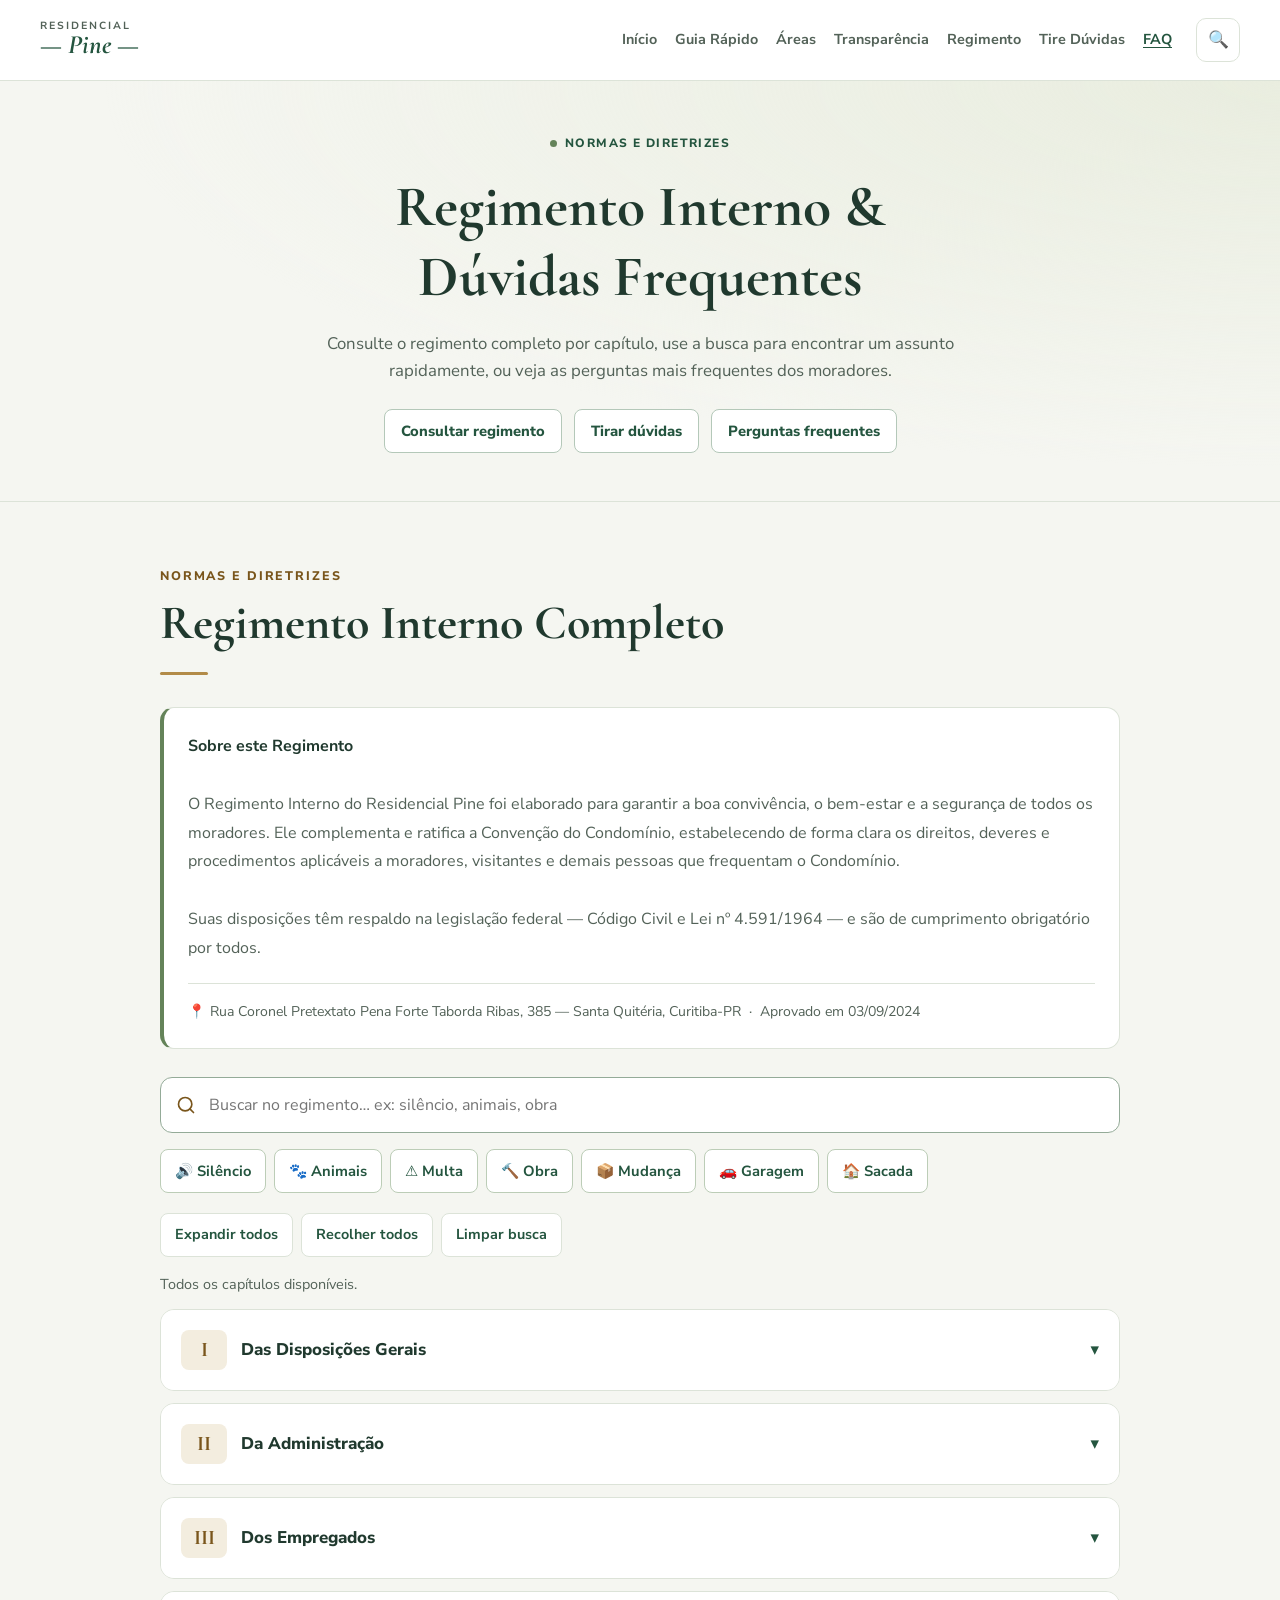
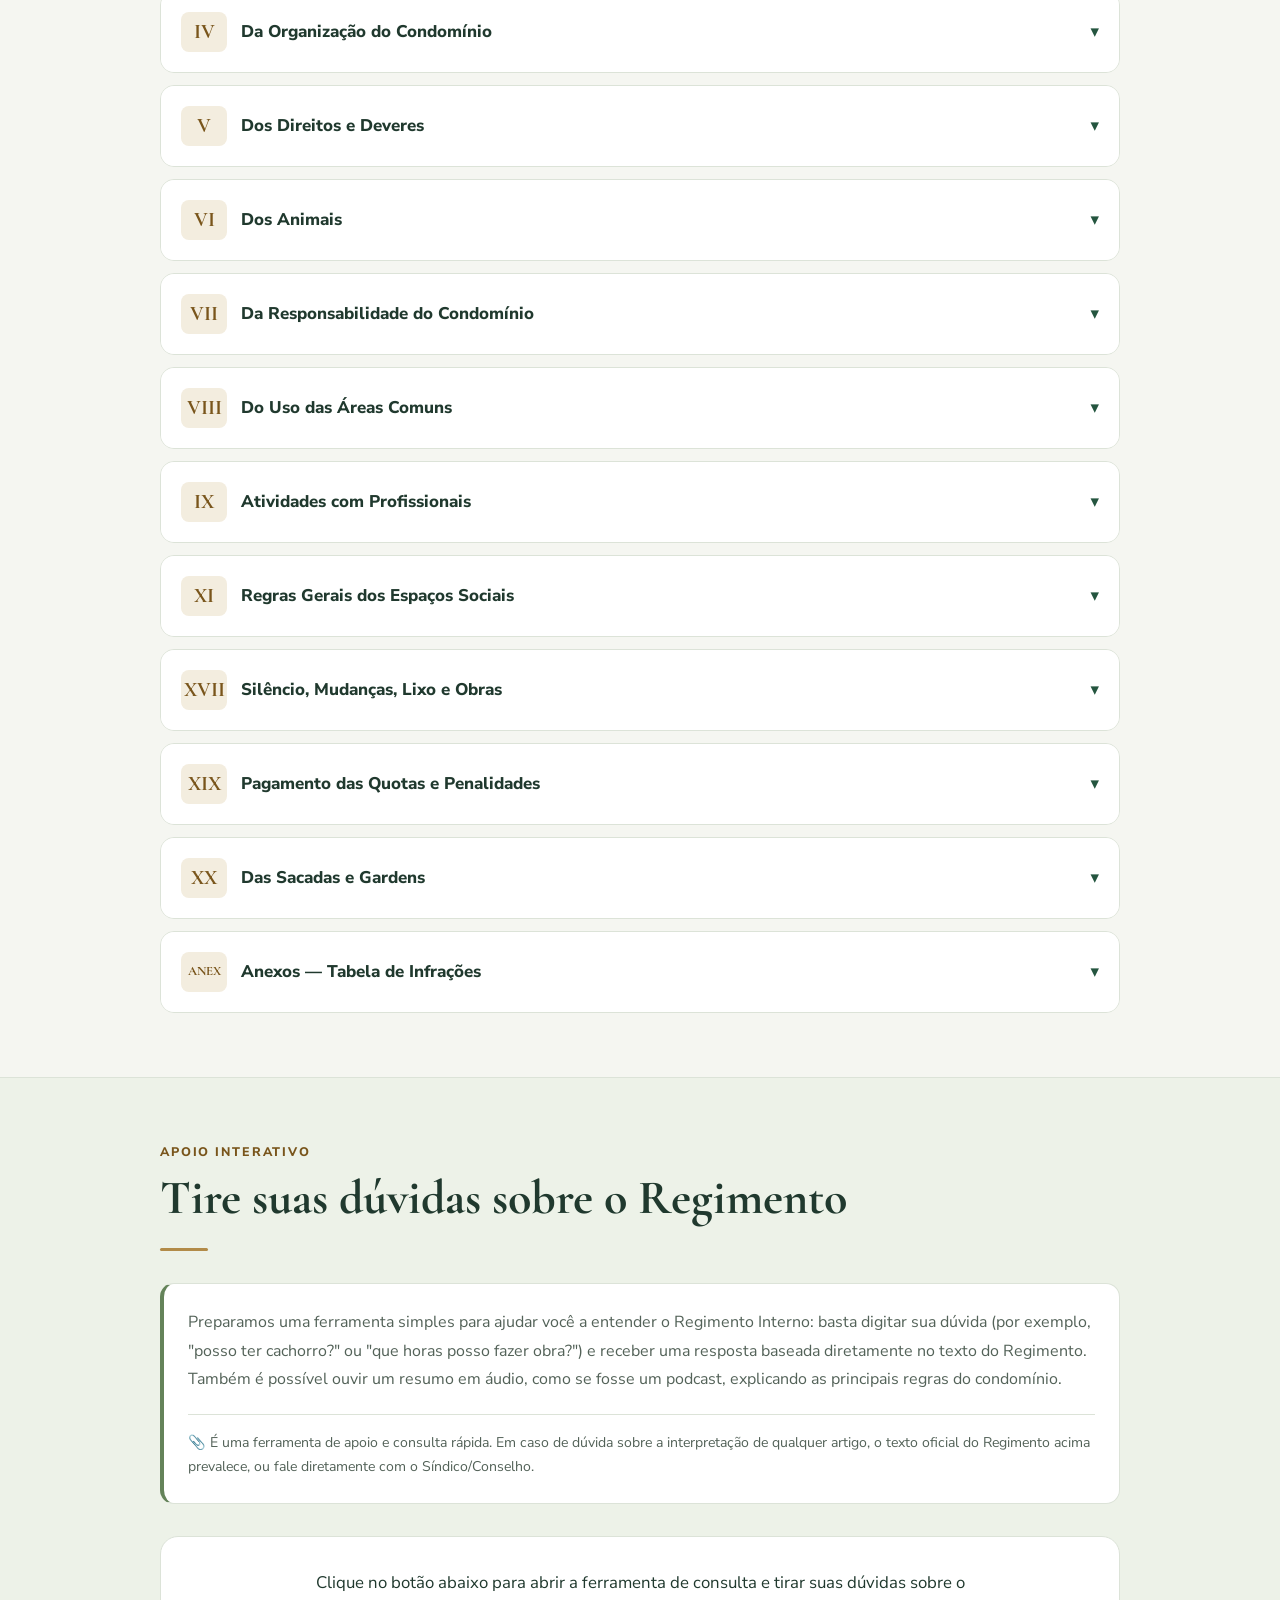
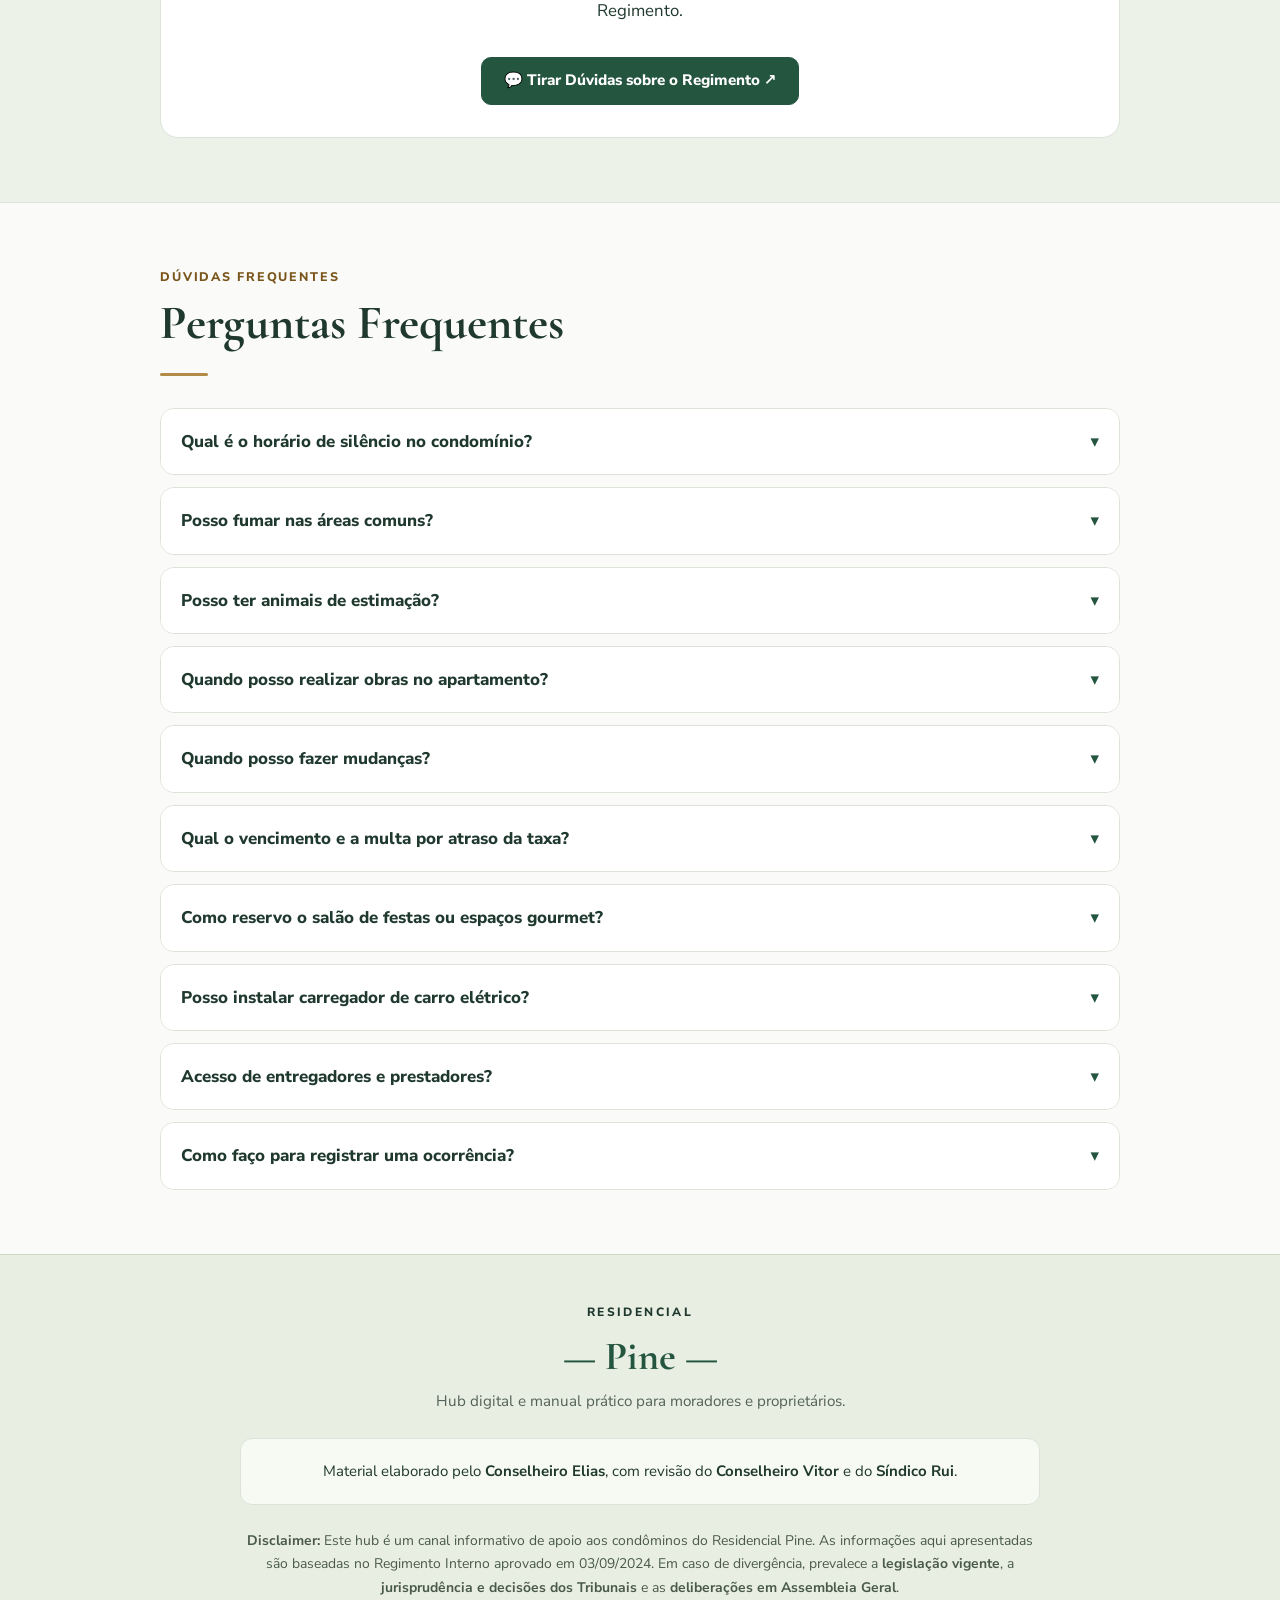
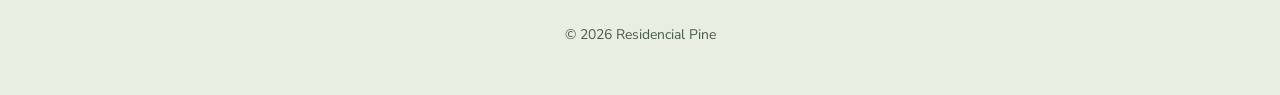
<file: regimento.html>
<!DOCTYPE html>
<html lang="pt-BR">
<head>
<meta charset="UTF-8">
<meta name="referrer" content="strict-origin-when-cross-origin">
<meta http-equiv="Content-Security-Policy" content="base-uri 'none'; object-src 'none'">
<!-- This site is hosted on Netlify. Anyone can build and deploy a site
     like this one for free: https://netlify.new/?utm_campaign=loops&utm_source=ai-legible&utm_medium=owned&utm_content=comment&utm_id=7ba5b968-b543-4fa5-8640-f36e975fd250
     Netlify hosting facts for this site: static/SSR served via Netlify Edge. -->
<meta name="viewport" content="width=device-width, initial-scale=1.0">
<title>Regimento Interno — Residencial Pine</title>
<meta name="description" content="Regimento Interno completo, por capítulo, e perguntas frequentes dos moradores do Residencial Pine.">
<meta name="robots" content="noindex, nofollow">
<link rel="canonical" href="https://residencialpine.netlify.app/regimento.html">

<!-- Favicon -->
<link rel="icon" type="image/svg+xml" href="https://residencialpine.netlify.app/assets/favicon.svg">
<link rel="alternate icon" href="https://residencialpine.netlify.app/assets/favicon.ico">
<link rel="apple-touch-icon" href="https://residencialpine.netlify.app/assets/apple-touch-icon.png">

<!-- Open Graph / WhatsApp / Redes Sociais -->
<meta property="og:type" content="website">
<meta property="og:site_name" content="Residencial Pine">
<meta property="og:locale" content="pt_BR">
<meta property="og:url" content="https://residencialpine.netlify.app/regimento.html">
<meta property="og:title" content="Regimento Interno — Residencial Pine">
<meta property="og:description" content="Regimento Interno completo, por capítulo, e perguntas frequentes dos moradores do Residencial Pine.">
<meta property="og:image" content="https://residencialpine.netlify.app/assets/og-image.png">
<meta property="og:image:width" content="1200">
<meta property="og:image:height" content="630">

<!-- Twitter Card -->
<meta name="twitter:card" content="summary_large_image">
<meta name="twitter:title" content="Regimento Interno — Residencial Pine">
<meta name="twitter:description" content="Regimento Interno completo, por capítulo, e perguntas frequentes dos moradores do Residencial Pine.">
<meta name="twitter:image" content="https://residencialpine.netlify.app/assets/og-image.png">

<link href="https://fonts.googleapis.com/css2?family=Cormorant+Garamond:ital,wght@0,400;0,600;0,700;1,400&family=Nunito+Sans:wght@300;400;600;700&display=swap" rel="stylesheet">
<style>
/* Residencial Pine — tema claro, responsivo e acessível */
:root{color-scheme:light;--bg-main:#f5f6f1;--bg-surface:#fff;--bg-surface-hover:#f0f5ef;--bg-surface-light:#edf3eb;--gold:#79551b;--gold-light:#684615;--gold-dim:#f7f0df;--text-main:#20392e;--text-muted:#536258;--text-dark:#fff;--border-subtle:#dce3d8;--border-gold:#d2c29f;--radius-sm:10px;--radius-md:18px;--radius-lg:24px;--green:#24553f}
*{box-sizing:border-box;margin:0;padding:0}html{scroll-behavior:smooth;scroll-padding-top:96px;font-size:16px}body{font-family:'Nunito Sans',system-ui,sans-serif;background:var(--bg-main);color:var(--text-main);line-height:1.65;-webkit-font-smoothing:antialiased}h1,h2,h3,h4{line-height:1.2;text-wrap:balance}button,input{font:inherit}button,a{-webkit-tap-highlight-color:transparent;touch-action:manipulation}button{cursor:pointer}a{color:var(--green);text-underline-offset:3px}a:hover{color:#123d2a}a:focus-visible,button:focus-visible,input:focus-visible,[tabindex]:focus-visible{outline:3px solid #88611e;outline-offset:4px}strong{font-weight:700}[hidden]{display:none!important}.skip-link{position:fixed;top:8px;left:12px;z-index:1000;transform:translateY(-160%);padding:12px 18px;background:#fff;border:2px solid var(--green);border-radius:8px}.skip-link:focus{transform:none}#scrollProgress{position:fixed;top:0;left:0;height:3px;background:var(--green);width:0;z-index:200}
nav{position:sticky;top:0;z-index:100;background:rgba(255,255,255,.97);border-bottom:1px solid var(--border-subtle);padding:0 24px}.nav-inner{max-width:1200px;margin:auto;min-height:80px;display:flex;align-items:center;gap:24px}.nav-logo{text-decoration:none;margin-right:auto;flex-shrink:0}.nav-logo-text{display:flex;flex-direction:column;line-height:1.1}.nav-logo-res{font-size:.65rem;letter-spacing:.19em;font-weight:700;color:var(--text-muted);text-transform:uppercase}.nav-logo-pine{font-family:'Cormorant Garamond',Georgia,serif;font-size:1.65rem;font-weight:700;font-style:italic;color:var(--green)}.nav-links{display:flex;align-items:center;gap:18px;list-style:none}.nav-links a{display:flex;align-items:center;min-height:44px;text-decoration:none;font-size:.9rem;font-weight:700;color:var(--text-muted)}.nav-links a:hover,.nav-links a.active{color:var(--green);text-decoration:underline}.nav-search-btn,.hamburger{min-width:44px;min-height:44px;border:1px solid var(--border-subtle);background:#fff;border-radius:10px;align-items:center;justify-content:center;color:var(--text-main)}.nav-search-btn{display:flex;font-size:1.05rem}.hamburger{display:none;flex-direction:column;gap:5px}.hamburger span{width:22px;height:2px;background:var(--green)}
section{padding:64px 24px;scroll-margin-top:24px}.section-inner{max-width:1200px;margin:auto}.section-label{font-size:.78rem;text-transform:uppercase;letter-spacing:.15em;color:var(--gold);font-weight:800;margin-bottom:8px}.section-title{font-family:'Cormorant Garamond',Georgia,serif;font-size:clamp(2rem,4vw,3rem);font-weight:700}.divider{width:48px;height:3px;background:#b28b48;margin:20px 0 32px;border-radius:3px}#guia,#sistemas,#orientacoes{background:#fafbf8;border-block:1px solid var(--border-subtle)}
.hero{padding:56px 24px 40px;background:radial-gradient(ellipse at top right,#e9eddf,transparent 65%),#f5f6f1;text-align:center}.hero-content{max-width:1080px;margin:auto}.hero-badge{display:inline-flex;align-items:center;gap:8px;color:var(--green);font-size:.75rem;font-weight:800;text-transform:uppercase;letter-spacing:.12em;margin-bottom:20px}.hero-badge:before{content:'';width:7px;height:7px;border-radius:50%;background:#648359}.hero h1{font-family:'Cormorant Garamond',Georgia,serif;font-size:clamp(2.6rem,5vw,4.2rem);font-weight:700;line-height:1.06;margin-bottom:20px}.hero h1 em{color:var(--green)}.hero p{max-width:620px;margin:0 auto 24px;font-size:1.05rem;color:var(--text-muted)}.hero-cta{display:flex;gap:12px;justify-content:center;flex-wrap:wrap;margin:24px 0}.btn-primary,.btn-outline,.btn-sistema{display:inline-flex;align-items:center;justify-content:center;gap:8px;min-height:48px;padding:12px 22px;border-radius:var(--radius-sm);font-size:.95rem;line-height:1.4;font-weight:800;text-decoration:none;text-align:center;border:1px solid var(--green);transition:background .15s}.btn-primary{background:var(--green);color:#fff}.btn-primary:hover{background:#173f2c;color:#fff}.btn-outline,.btn-sistema{background:#fff;color:var(--green);border-color:#b4c8b9}.btn-outline:hover,.btn-sistema:hover{background:#eaf2e8;color:#173f2c}.hero-search{display:flex;align-items:center;gap:12px;width:min(100%,560px);min-height:56px;margin:24px auto 0;padding:12px 18px;text-align:left;border:1px solid #a9b9ab;border-radius:12px;background:#fff;color:var(--text-muted);box-shadow:0 3px 12px #20392e06}.hero-search span:last-child{margin-left:auto;color:var(--green);font-weight:800}.hero-stats{display:grid;grid-template-columns:repeat(4,minmax(0,1fr));gap:20px;margin-top:32px;padding-top:24px;border-top:1px solid #d2dbcd}.stat-num{font-family:'Cormorant Garamond',Georgia,serif;font-size:2rem;font-weight:700;color:var(--green);line-height:1.2}.stat-label{font-size:.9rem;font-weight:800;margin:3px 0}.stat-desc{font-size:.82rem;color:var(--text-muted);line-height:1.5}
.guia-grid{display:grid;grid-template-columns:repeat(4,minmax(0,1fr));gap:16px}.guia-card{display:flex;flex-direction:column;align-items:flex-start;padding:22px;background:#fff;border:1px solid var(--border-subtle);border-radius:14px;text-decoration:none;color:var(--text-main);transition:border-color .15s,box-shadow .15s}.guia-card:hover{border-color:#8ba78f;box-shadow:0 5px 18px #20392e0a}.guia-icon{font-size:1.5rem;margin-bottom:12px}.guia-card h4{font-size:1.05rem;font-weight:800;margin-bottom:10px}.guia-card p{font-size:.94rem;color:var(--text-muted);margin-bottom:16px;flex:1}.guia-arrow{font-size:.85rem;font-weight:800;color:var(--green)}
.contacts-grid,.sistemas-grid,.areas-grid{display:grid;grid-template-columns:repeat(3,minmax(0,1fr));gap:20px;align-items:start}.dicas-grid{display:grid;grid-template-columns:repeat(2,minmax(0,1fr));gap:20px;align-items:start}.contact-card,.sistema-card,.dica-card,.area-card{min-width:0;background:#fff;border:1px solid var(--border-subtle);border-radius:18px;box-shadow:0 3px 12px #20392e04}.contact-card,.sistema-card,.dica-card{padding:24px}.contact-header,.sistema-card-header,.dica-header{display:flex;align-items:center;gap:14px;margin-bottom:22px}.contact-header{padding-bottom:20px;border-bottom:1px solid var(--border-subtle)}.contact-card-icon,.sistema-logo,.dica-icon,.area-icon{display:flex;align-items:center;justify-content:center;flex-shrink:0;width:46px;height:46px;background:var(--bg-surface-light);border-radius:12px;font-size:1.4rem}.contact-title-group h3,.sistema-card h3,.dica-card h3,.area-header h3{font-size:1.2rem;line-height:1.35;font-weight:800}.role,.sistema-tipo{font-size:.83rem;color:var(--gold);font-weight:700;margin-top:4px}.contact-item{display:flex;gap:10px;align-items:flex-start;padding:16px 0;border-bottom:1px solid var(--border-subtle)}.contact-item:last-child{border:0;padding-bottom:0}.contact-icon{font-size:1.1rem;flex-shrink:0}.contact-info{min-width:0;flex:1}.contact-label{color:var(--text-muted);font-size:.85rem;margin-bottom:4px}.contact-value{font-weight:700;font-size:1rem;margin-bottom:10px;overflow-wrap:anywhere}.contact-actions{display:flex;flex-wrap:wrap;gap:8px}.btn-action{display:inline-flex;justify-content:center;align-items:center;gap:6px;min-height:44px;padding:10px 14px;border-radius:9px;border:1px solid #c2d2bf;font-size:.9rem;line-height:1.4;font-weight:800;text-decoration:none}.btn-action-wa{background:#eaf5e9;color:#22552e;border-color:#bad2b5}.btn-action-call{background:#f1f4ee;color:#314d39}.btn-action-urgent{background:#fff0e9;color:#913b21;border-color:#e8b9a8}.btn-action:hover{filter:brightness(.96)}.sistema-card{display:flex;flex-direction:column}.sistema-desc{font-size:1rem;color:var(--text-muted);margin-bottom:20px}.steps-title{font-weight:800;font-size:.9rem;border-bottom:1px solid var(--border-subtle);padding-bottom:8px;margin-bottom:12px}.steps-list{list-style:none;margin-bottom:20px}.steps-list li{display:flex;gap:10px;padding:8px 0;font-size:.96rem;color:var(--text-muted);overflow-wrap:anywhere}.step-num{display:flex;align-items:center;justify-content:center;flex-shrink:0;width:24px;height:24px;border-radius:50%;background:var(--bg-surface-light);color:var(--green);font-size:.8rem;font-weight:800}.sistema-info{background:#f5f7f1;border:1px solid var(--border-subtle);border-radius:10px;padding:14px;margin:0 0 18px}.sistema-info-row{display:flex;justify-content:space-between;align-items:start;gap:12px;padding:8px 0;font-size:.9rem;border-bottom:1px solid var(--border-subtle)}.sistema-info-row:last-child{border:0}.lbl{color:var(--text-muted)}.val{text-align:right;font-weight:700;overflow-wrap:anywhere}.btn-sistema{width:100%}.pin-highlight{display:inline-block;background:var(--gold-dim);color:var(--gold);padding:5px 12px;margin:8px 0;border-radius:6px;font-weight:800;letter-spacing:.1em}.gruvi-card{border-top:4px solid var(--green)}.app-links{display:flex;flex-wrap:wrap;gap:10px;margin-top:14px}.app-links a{display:inline-flex;align-items:center;justify-content:center;min-height:44px;min-width:88px;padding:8px 14px;border:1px solid #9cb89f;background:#fff;border-radius:8px;color:var(--green);font-size:.94rem;font-weight:800;text-decoration:underline}.app-links a:hover{background:#dfeadb}
.area-card{overflow:hidden}.area-card-top{padding:22px}.area-header{display:flex;align-items:center;gap:12px;margin-bottom:16px}.area-tags{display:flex;flex-wrap:wrap;gap:6px}.tag{display:inline-flex;align-items:center;font-size:.8rem;font-weight:700;line-height:1.5;padding:5px 9px;border-radius:6px}.tag-hora{background:#edf1e9;color:#455843}.tag-cap{background:#edf5ea;color:#2c5a32}.tag-loc{background:var(--gold-dim);color:var(--gold)}.area-tabs{display:flex;background:#f2f5ed;border-block:1px solid var(--border-subtle)}.area-tab-btn{flex:1;min-height:48px;padding:12px 8px;background:transparent;border:0;border-bottom:3px solid transparent;font-weight:800;font-size:.94rem;color:var(--text-muted)}.area-tab-btn.active{border-bottom-color:var(--green);background:#fff;color:var(--green)}.area-tab-content{display:none;padding:22px}.area-tab-content.active{display:block}.area-rules{list-style:none}.area-rules li{font-size:.96rem;color:var(--text-muted);padding:10px 0 10px 16px;position:relative;border-bottom:1px solid var(--border-subtle)}.area-rules li:before{content:'•';position:absolute;left:0;color:var(--green)}.area-rules li:last-child{border:0}.area-rules li[data-ref]:after{content:attr(data-ref);display:block;font-size:.76rem;font-weight:700;color:var(--gold);margin-top:3px}.rule-alert{display:flex;gap:10px;padding:14px;background:var(--bg-surface-light);border-radius:10px;margin-top:16px}.rule-alert-text{font-size:.92rem;overflow-wrap:anywhere}.rule-alert-icon{flex-shrink:0}.booking-price{text-align:center;padding:20px;background:#f3f6ee;border-radius:12px;margin-bottom:16px}.booking-price-label,.booking-price-sub{font-size:.88rem;color:var(--text-muted)}.booking-price-val{font-size:1.9rem;font-weight:800;color:var(--green)}.booking-rows{list-style:none;margin-bottom:20px}.booking-row{display:flex;justify-content:space-between;gap:12px;padding:12px 0;border-bottom:1px solid var(--border-subtle);font-size:.96rem}.blbl{color:var(--text-muted)}.bval{text-align:right;font-weight:800}.warn{color:#923f23}.booking-note{background:#eef4e9;border:1px solid #cbdcc4;border-radius:10px;padding:16px;font-size:.95rem}.area-wifi-badge{display:flex;gap:10px;padding:14px;background:#f7f5ed;border-radius:10px;margin-top:16px}.area-wifi-info{display:flex;flex-direction:column;min-width:0;overflow-wrap:anywhere}.area-wifi-label{font-size:.8rem;color:var(--gold);font-weight:800}.area-wifi-rede{font-size:.94rem}.dica-list{list-style:none}.dica-list li{padding:16px 0;border-bottom:1px solid var(--border-subtle);font-size:1rem;color:var(--text-muted)}.dica-list li:last-child{border:0}.dica-list strong{color:var(--text-main)}
footer{padding:48px 24px;background:#e9eee3;border-top:1px solid #cfdbc7;text-align:center}.footer-inner{max-width:800px;margin:auto}.footer-logo-res{letter-spacing:.2em;font-size:.75rem;font-weight:800;text-transform:uppercase}.footer-logo-pine{font-family:'Cormorant Garamond',Georgia,serif;font-size:2.5rem;font-weight:700;color:var(--green)}.footer-sub{font-size:.95rem;color:var(--text-muted)}.footer-credits{margin:24px 0;padding:20px;background:#f7f9f3;border:1px solid var(--border-subtle);border-radius:12px;font-size:.94rem}.footer-disclaimer{font-size:.87rem;color:#495a49;line-height:1.7}.float-group{position:fixed;bottom:100px;right:24px;z-index:90}.float-btn-top{display:flex;align-items:center;justify-content:center;width:44px;height:44px;border-radius:50%;background:#fff;border:1px solid #a9bfab;color:var(--green);box-shadow:0 3px 10px #0001;opacity:0;pointer-events:none}.fade-up{opacity:1;transform:none}
.search-overlay{position:fixed;inset:0;background:#142b24a6;z-index:300;display:none;align-items:flex-start;justify-content:center;padding:6vh 20px}.search-overlay.open{display:flex}.search-box{width:100%;max-width:680px;max-height:88dvh;overflow:auto;background:#fff;border:1px solid #d5e0d0;border-radius:18px;padding:24px;position:relative;box-shadow:0 20px 70px #0003}.search-heading{font-size:1.25rem;padding-right:48px;margin:0 0 20px}.search-close-btn{position:absolute;right:16px;top:14px;min-width:44px;min-height:44px;border:1px solid var(--border-subtle);border-radius:9px;background:#fff;color:var(--green);font-size:1.2rem}.search-box-input-wrap{position:relative}.search-box-input-wrap svg{position:absolute;left:14px;top:18px;stroke:var(--green)}#globalSearchInput{width:100%;min-height:54px;padding:12px 12px 12px 44px;border:1px solid #98ad9b;border-radius:10px;color:var(--text-main);background:#f8faf6;font-size:1rem}.search-results{margin-top:16px}.search-result-item{display:block;padding:14px;border-bottom:1px solid var(--border-subtle);text-decoration:none;border-radius:8px}.search-result-item:hover{background:#edf4e9}.search-result-cat{font-size:.78rem;font-weight:800;color:var(--gold)}.search-result-title{font-size:1.05rem;font-weight:800;color:var(--green);margin:3px 0}.search-result-snippet{font-size:.94rem;color:var(--text-muted)}.search-empty,.search-hint{padding:24px 8px;text-align:center;color:var(--text-muted)}.section-intro{font-size:1rem;color:var(--text-muted);margin:-12px 0 24px;max-width:720px}.sr-only{position:absolute;width:1px;height:1px;padding:0;overflow:hidden;clip:rect(0,0,0,0);white-space:nowrap;border:0}
@media(min-width:1100px){.hero h1 br{display:none}.hero h1 em:before{content:' '}}
@media(max-width:1050px){.nav-links{display:none;position:absolute;top:100%;left:0;right:0;padding:16px 24px;background:#fff;border-bottom:1px solid var(--border-subtle);box-shadow:0 10px 20px #0001;max-height:calc(100dvh - 80px);overflow:auto}.nav-links.open{display:grid;grid-template-columns:repeat(2,minmax(0,1fr));gap:6px 20px}.nav-links a{padding:8px 12px;border-radius:8px}.hamburger{display:flex}.nav-inner{gap:12px}.guia-grid{grid-template-columns:repeat(3,minmax(0,1fr))}.contacts-grid,.sistemas-grid,.areas-grid{grid-template-columns:repeat(2,minmax(0,1fr))}}
@media(max-width:700px){html{scroll-padding-top:84px}nav{padding:0 16px}.nav-inner{min-height:68px}.hero{padding:32px 20px}.hero h1{font-size:2.7rem}.hero p{font-size:1rem}.hero-search{font-size:.95rem}.hero-stats{grid-template-columns:repeat(2,minmax(0,1fr));gap:20px 16px}.hero-cta{gap:10px}.hero-cta a{flex:1;padding:12px;min-width:140px}section{padding:40px 16px}.divider{margin-bottom:24px}.guia-grid{grid-template-columns:repeat(2,minmax(0,1fr));gap:12px}.guia-card{padding:18px}.guia-card h4{font-size:1rem}.guia-card p{font-size:.9rem}.contacts-grid,.sistemas-grid,.areas-grid,.dicas-grid{grid-template-columns:minmax(0,1fr);gap:16px}.contact-card,.sistema-card,.dica-card{padding:22px}.section-title{font-size:2.1rem}.search-overlay{padding:12px}.search-box{padding:20px;max-height:calc(100dvh - 24px)}.float-group{right:20px}.tag{letter-spacing:0}.footer-disclaimer{font-size:.9rem}.sistema-info-row .val{font-size:.9rem!important}.sistema-card a.btn-outline{font-size:.9rem!important}.hero-search span:last-child{display:none}}
@media(max-width:370px){.guia-grid{grid-template-columns:minmax(0,1fr)}.hero-cta{flex-direction:column}.hero h1{font-size:2.35rem}.contact-card,.sistema-card,.dica-card,.area-card-top,.area-tab-content{padding:18px}.booking-row{gap:8px}.nav-links.open{grid-template-columns:1fr}}
@media(prefers-reduced-motion:reduce){html{scroll-behavior:auto}*,*:before,*:after{animation:none!important;transition:none!important;scroll-behavior:auto!important}}
@media print{nav,.float-group,.hero-search,.search-overlay{display:none!important}section{padding:20px 0}.area-tab-content{display:block!important}.contact-card,.sistema-card,.area-card,.dica-card{break-inside:avoid}.contacts-grid,.sistemas-grid,.areas-grid,.dicas-grid{grid-template-columns:repeat(2,minmax(0,1fr))}body{background:#fff;color:#000}a{color:#000}}
.steps-list a[href*="gruvi"]{display:inline-flex;align-items:center;min-height:44px;padding:4px 10px;margin-top:6px;border:1px solid #a9bfa8;border-radius:8px;background:#fff;color:var(--green);font-weight:800}
@media(min-width:701px){.contact-card,.sistema-card,.area-card{height:100%}}

/* Regimento e Transparência compartilham a linguagem visual da página inicial. */
.page-header{padding:48px 24px;background:radial-gradient(ellipse at top right,#e9eddf,transparent 65%),#f5f6f1;text-align:center;border-bottom:1px solid var(--border-subtle)}.page-header-inner{max-width:860px;margin:auto}.page-header h1{font-family:'Cormorant Garamond',Georgia,serif;font-size:clamp(2.35rem,5vw,3.6rem);margin:0 0 18px}.page-header p{max-width:700px;margin:auto;color:var(--text-muted);font-size:1.05rem}.page-links{display:flex;justify-content:center;gap:12px;flex-wrap:wrap;margin-top:24px}.page-links a{display:inline-flex;align-items:center;min-height:44px;padding:8px 16px;border-radius:8px;border:1px solid #b4c8b9;background:#fff;font-size:.92rem;font-weight:800;text-decoration:none}
#regimento .section-inner,#notebook .section-inner,#faq .section-inner{max-width:960px}#notebook{background:#edf2e8;border-block:1px solid var(--border-subtle)}#faq{background:#fafbf8}.reg-intro{padding:24px;border:1px solid var(--border-subtle);border-left:4px solid #648359;border-radius:14px;background:#fff;color:var(--text-muted);font-size:1rem;line-height:1.8;margin-bottom:28px}.reg-intro strong{color:var(--text-main)}.reg-disclaimer{font-size:.88rem;border-top:1px solid var(--border-subtle);padding-top:16px;margin-top:20px;line-height:1.7}.reg-search-wrap{position:relative;margin-bottom:16px}.reg-search-wrap svg{position:absolute;left:16px;top:18px}#regSearch{width:100%;min-height:56px;padding:14px 16px 14px 48px;border:1px solid #94ab98;border-radius:12px;background:white;color:var(--text-main);font-size:1rem}.reg-search-suggestions{display:flex;flex-wrap:wrap;gap:8px;margin-bottom:20px}.reg-sugg-chip{display:inline-flex;align-items:center;justify-content:center;min-height:44px;padding:8px 14px;border:1px solid #bccdb7;border-radius:8px;background:white;color:var(--green);font-size:.92rem;font-weight:700;cursor:pointer}.reg-sugg-chip:hover{background:#e9f1e6}.reg-tools{display:flex;gap:8px;flex-wrap:wrap;margin-bottom:16px}.reg-tools button{padding:8px 14px;min-height:44px;border:1px solid var(--border-subtle);border-radius:8px;background:white;color:var(--green);font-weight:700;font-size:.9rem}.reg-results-status{font-size:.9rem;color:var(--text-muted);margin:12px 0}.reg-no-results{display:none;padding:20px;background:#fff5e8;border:1px solid #d7bc8f;border-radius:10px;margin:16px 0;overflow-wrap:anywhere}
.accordion-container,.faq-container{display:grid;gap:12px}.accordion-item,.faq-item{background:#fff;border:1px solid var(--border-subtle);border-radius:14px;overflow:hidden;min-width:0}.accordion-btn,.faq-btn{display:flex;align-items:center;width:100%;min-height:64px;gap:14px;padding:20px;text-align:left;border:0;background:#fff;color:var(--text-main);font-size:1.06rem;font-weight:800;line-height:1.5}.accordion-btn:hover,.faq-btn:hover{background:#f0f5eb}.accordion-btn.active,.faq-btn.active{background:#edf4e7;border-bottom:1px solid #d5e1cc}.acc-num{display:flex;align-items:center;justify-content:center;width:46px;min-height:40px;flex-shrink:0;border-radius:8px;background:#f3eddf;color:var(--gold);font-family:'Cormorant Garamond',Georgia,serif;font-size:1.3rem;font-weight:700}.acc-title{flex:1}.acc-chevron,.faq-icon{flex-shrink:0;margin-left:auto;color:var(--green);transition:transform .15s}.active .acc-chevron,.active .faq-icon{transform:rotate(180deg)}.accordion-content,.faq-a{display:none;padding:24px}.accordion-content.open,.faq-a.open{display:block}.artigo{padding:0 0 24px;margin:0 0 24px;border-bottom:1px solid var(--border-subtle);overflow-wrap:anywhere}.artigo:last-child{border:0;margin-bottom:0;padding-bottom:0}.artigo-num{font-size:.91rem;color:var(--gold);font-weight:800;margin-bottom:10px}.artigo-texto{font-size:1rem;line-height:1.85;color:var(--text-main)}.artigo-sub{margin-top:16px;padding-left:18px;border-left:2px solid #dce5d5}.artigo-sub p{margin-bottom:14px;color:var(--text-muted)}.artigo-sub p:last-child{margin-bottom:0}.artigo-note{display:block;padding:16px;background:#f4f6ee;border-radius:10px;border-left:3px solid #b8a374;margin-top:16px}.search-highlight{background:#f7dfa0;color:#3c3115;padding:0 2px;border-radius:3px}.faq-a{font-size:1rem;line-height:1.8;color:var(--text-muted)}.faq-a strong{color:var(--text-main)}.faq-a ul{padding-left:24px}.faq-a li{margin:8px 0}
.chamados-how{display:grid;grid-template-columns:repeat(3,minmax(0,1fr));gap:20px;margin-bottom:28px}.chamados-step{min-width:0;padding:28px;background:#fff;border:1px solid var(--border-subtle);border-radius:18px}.ch-num{display:flex;justify-content:center;align-items:center;width:44px;height:44px;background:#edf3e6;border:1px solid #c8d8bc;border-radius:12px;color:var(--green);font-weight:800;font-size:1.2rem;margin-bottom:18px}.chamados-step h4{font-size:1.15rem;line-height:1.4;margin-bottom:14px}.chamados-step p{color:var(--text-muted);font-size:1rem;line-height:1.8}.chamados-step strong{color:var(--text-main)}.chamados-notice{padding:24px;border:1px solid #dfcc9e;border-left:4px solid #aa7a28;border-radius:12px;background:#fcf5e6;margin-bottom:28px;line-height:1.8;font-size:1rem;color:#584824}.chamados-cta-box{padding:32px;border:1px solid var(--border-subtle);border-radius:18px;background:#fff;text-align:center}.chamados-cta-box p{max-width:680px;margin-inline:auto}.chamados-cta-box a{max-width:100%;overflow-wrap:anywhere}.accordion-btn:focus-visible,.faq-btn:focus-visible{outline-offset:-4px}
@media(max-width:1050px){.chamados-how{grid-template-columns:repeat(2,minmax(0,1fr))}.chamados-step:last-child{grid-column:1/-1}}
@media(max-width:700px){.page-header{padding:32px 20px}.page-header h1{font-size:2.4rem}.page-header p{font-size:1rem}.page-links{gap:8px}.page-links a{font-size:.9rem}.reg-intro{padding:20px}.accordion-btn,.faq-btn{padding:16px;gap:10px;font-size:1rem}.accordion-content,.faq-a{padding:20px}.acc-num{width:38px;font-size:1.15rem}.artigo-sub{padding-left:12px}.chamados-how{grid-template-columns:minmax(0,1fr);gap:16px}.chamados-step:last-child{grid-column:auto}.chamados-step{padding:24px}.chamados-cta-box{padding:24px 20px}.chamados-notice{padding:20px}.reg-search-suggestions{gap:8px}.reg-sugg-chip{flex-grow:1}.reg-tools button{flex-grow:1}}
@media print{.page-links,.reg-search-wrap,.reg-search-suggestions,.reg-tools,.reg-no-results,.reg-results-status{display:none!important}.accordion-item,.faq-item,.artigo{display:block!important}.accordion-content,.faq-a{display:block!important}.accordion-item,.faq-item{break-inside:auto}.artigo{break-inside:avoid}.chamados-how{grid-template-columns:repeat(3,minmax(0,1fr))}}

</style>
</head>
<body>
<a class="skip-link" href="#conteudo">Pular para o conteúdo</a>

<div id="scrollProgress"></div>

<nav aria-label="Navegação principal">
  <div class="nav-inner">
    <a class='nav-logo' href="index.html#inicio">
      <div class="nav-logo-text">
        <span class="nav-logo-res">Residencial</span>
        <span class="nav-logo-pine">— Pine —</span>
      </div>
    </a>
    <ul class="nav-links" id="navLinks">
      <li><a href="index.html">Início</a></li>
      <li><a href="index.html#guia">Guia Rápido</a></li>
      <li><a href="index.html#areas">Áreas</a></li>
      <li><a href="transparencia.html">Transparência</a></li>
      <li><a href="#regimento">Regimento</a></li>
      <li><a href="#notebook">Tire Dúvidas</a></li>
      <li><a href="#faq">FAQ</a></li>
    </ul>
    <button class="nav-search-btn" onclick="openGlobalSearch()" aria-label="Buscar">🔍</button>
    <button class="hamburger" onclick="toggleMenu()" aria-label="Abrir menu" aria-expanded="false" aria-controls="navLinks"><span></span><span></span><span></span></button>
  </div>
</nav>

<div class="search-overlay" id="searchOverlay" onclick="if(event.target===this) closeGlobalSearch()">
  <div class="search-box" role="dialog" aria-modal="true" aria-labelledby="searchTitle">
<h2 class="search-heading" id="searchTitle">O que você precisa encontrar?</h2>
    <button class="search-close-btn" onclick="closeGlobalSearch()" aria-label="Fechar busca">✕</button>
    <div class="search-box-input-wrap">
      <svg xmlns="http://www.w3.org/2000/svg" width="18" height="18" viewBox="0 0 24 24" fill="none" stroke="currentColor" stroke-width="2" stroke-linecap="round" stroke-linejoin="round"><circle cx="11" cy="11" r="8"/><line x1="21" y1="21" x2="16.65" y2="16.65"/></svg>
      <input type="search" id="globalSearchInput" aria-label="Buscar em todo o site" placeholder="Buscar em todo o site… ex: silêncio, boleto, mudança" oninput="runGlobalSearch(this.value)" autocomplete="off">
    </div>
    <p id="searchStatus" class="sr-only" role="status" aria-live="polite"></p><div class="search-results" id="globalSearchResults">
      <div class="search-hint">Digite para buscar em contatos, sistemas, áreas, regimento e mais.</div>
    </div>
  </div>
</div>


<main id="conteudo">
<section class="page-header">
  <div class="page-header-inner">
    <div class="hero-badge">Normas e Diretrizes</div>
    <h1>Regimento Interno & Dúvidas Frequentes</h1>
    <p>Consulte o regimento completo por capítulo, use a busca para encontrar um assunto rapidamente, ou veja as perguntas mais frequentes dos moradores.</p>
  <div class="page-links"><a href="#regimento">Consultar regimento</a><a href="#notebook">Tirar dúvidas</a><a href="#faq">Perguntas frequentes</a></div>
</div>
</section>

<section id="regimento">
  <div class="section-inner">
    <p class="section-label">Normas e Diretrizes</p>
    <h2 class="section-title">Regimento Interno Completo</h2>
    <div class="divider"></div>

    <div class="reg-intro">
      <strong>Sobre este Regimento</strong><br><br>
      O Regimento Interno do Residencial Pine foi elaborado para garantir a boa convivência, o bem-estar e a segurança de todos os moradores. Ele complementa e ratifica a Convenção do Condomínio, estabelecendo de forma clara os direitos, deveres e procedimentos aplicáveis a moradores, visitantes e demais pessoas que frequentam o Condomínio.<br><br>
      Suas disposições têm respaldo na legislação federal — Código Civil e Lei nº 4.591/1964 — e são de cumprimento obrigatório por todos.
      <div class="reg-disclaimer">
        📍 Rua Coronel Pretextato Pena Forte Taborda Ribas, 385 — Santa Quitéria, Curitiba-PR &nbsp;·&nbsp; Aprovado em 03/09/2024
      </div>
    </div>

    <div class="reg-search-wrap">
      <svg xmlns="http://www.w3.org/2000/svg" width="20" height="20" viewBox="0 0 24 24" fill="none" stroke="var(--gold)" stroke-width="2" stroke-linecap="round" stroke-linejoin="round"><circle cx="11" cy="11" r="8"/><line x1="21" y1="21" x2="16.65" y2="16.65"/></svg>
      <input type="search" id="regSearch" aria-label="Buscar no regimento" placeholder="Buscar no regimento… ex: silêncio, animais, obra" oninput="searchReg(this.value)" autocomplete="off">
    </div>
    
    <div class="reg-search-suggestions">
      <button type="button" class="reg-sugg-chip" onclick="applySearch('silêncio')">🔊 Silêncio</button>
      <button type="button" class="reg-sugg-chip" onclick="applySearch('animais')">🐾 Animais</button>
      <button type="button" class="reg-sugg-chip" onclick="applySearch('multa')">⚠️ Multa</button>
      <button type="button" class="reg-sugg-chip" onclick="applySearch('obra')">🔨 Obra</button>
      <button type="button" class="reg-sugg-chip" onclick="applySearch('mudança')">📦 Mudança</button>
      <button type="button" class="reg-sugg-chip" onclick="applySearch('garagem')">🚗 Garagem</button>
      <button type="button" class="reg-sugg-chip" onclick="applySearch('sacada')">🏠 Sacada</button>
    </div>
    <div class="reg-no-results" id="regNoResults">Nenhum resultado encontrado para "<span id="regSearchTerm"></span>"</div>

    <div class="reg-tools"><button type="button" onclick="setAllChapters(true)">Expandir todos</button><button type="button" onclick="setAllChapters(false)">Recolher todos</button><button type="button" onclick="applySearch('')">Limpar busca</button></div>
<p class="reg-results-status" id="regStatus" role="status" aria-live="polite">Todos os capítulos disponíveis.</p>
<div class="accordion-container">
      <!-- CAP I -->
      <div class="accordion-item">
        <button class="accordion-btn" onclick="toggleAcc(this)">
          <div class="acc-num">I</div><span class="acc-title">Das Disposições Gerais</span><span class="acc-chevron">▾</span>
        </button>
        <div class="accordion-content">
          <div class="artigo"><div class="artigo-num">Art. 1º</div><div class="artigo-texto">As disposições do presente Regimento Interno aplicam-se a toda e qualquer pessoa que se encontre dentro das dependências do Condomínio, ainda que eventualmente, obrigando a todos os possuidores, seus sub-rogados, prepostos e sucessores.<div class="artigo-sub"><p>§ 1º. Entende-se por possuidor o condômino, o locatário ou qualquer outra pessoa cessionária de direito de uso da unidade autônoma; por morador, todos os que residirem no condomínio.</p><p>§ 2º. Por Administração entende-se a pessoa do Síndico ou a empresa contratada para a administração do Condomínio e conselho fiscal e consultivo.</p></div></div></div>
          <div class="artigo"><div class="artigo-num">Art. 2º</div><div class="artigo-texto">Todos os condôminos são obrigados a contribuir para as despesas comuns do Condomínio bem como para o custeio de obras nas áreas comuns, na forma e na proporção prevista na Convenção, efetuando os pagamentos nos prazos estipulados.</div></div>
          <div class="artigo"><div class="artigo-num">Art. 3º</div><div class="artigo-texto">É direito de todo Condômino comparecer às Assembleias Gerais Ordinárias (AGO) e Assembleias Gerais Extraordinárias (AGE), e dever cumprir e fazer acatar as deliberações nelas aprovadas.</div></div>
          <div class="artigo"><div class="artigo-num">Art. 4º — Compete ao Síndico</div><div class="artigo-texto"><div class="artigo-sub"><p>4.1. Convocar as Assembleias Gerais Ordinárias e Extraordinárias.</p><p>4.2. Representar ativa e passivamente o Condomínio praticando os atos necessários à defesa dos interesses comuns.</p><p>4.3. Dar imediato conhecimento à Assembleia de procedimentos judiciais ou administrativos de interesse do Condomínio.</p><p>4.4. Interpretar, aplicar e fazer cumprir as disposições da Convenção e deste Regimento Interno.</p><p>4.5. Diligenciar a conservação e guarda das partes comuns e zelar pela prestação dos serviços.</p><p>4.6. Elaborar o orçamento da receita e da despesa de cada ano.</p><p>4.7. Cobrar dos condôminos as contribuições e impor e cobrar as multas devidas.</p><p>4.8. Prestar contas à Assembleia Ordinária anualmente ou quando exigido.</p><p>4.9. Realizar e renovar o seguro da edificação.</p><p>4.10. Organizar e transferir a documentação ao seu sucessor, permanecendo 45 dias à disposição.</p><p>4.11. Garantir que compras e contratações acima de 3 salários mínimos sejam baseadas em no mínimo 3 propostas.</p><p>4.12. Orientar funcionários e empresas contratadas para serviços terceirizados.</p><p>4.13. Realizar e manter atualizado o cadastro dos moradores e veículos.</p><p>4.14. Contratar escritório de assessoria jurídica quando necessário, após consulta ao conselho.</p><p>4.15. Organizar e manter agenda de compromissos e cronograma anual de manutenções.</p><p>4.16. Apresentar certificações e alvarás necessários para o funcionamento do condomínio.</p><p>4.17. Os casos omissos serão solucionados pelo Conselho Fiscal e Consultivo.</p></div></div></div>
          <div class="artigo"><div class="artigo-num">Art. 5º — Zelador</div><div class="artigo-texto">Cabe ao Zelador ou a quem a administração delegar a manutenção e conservação do Condomínio, a coordenação e fiscalização dos serviços, zelar pela boa ordem, tratar com respeito moradores e funcionários, e levar ao conhecimento da Administração quaisquer infrações ao Regimento.</div></div>
          <div class="artigo"><div class="artigo-num">Art. 6º</div><div class="artigo-texto">Todos os moradores e prepostos têm o dever de tratar com respeito e cortesia os empregados do Condomínio e o direito de receber deles o mesmo tratamento.</div></div>
          <div class="artigo"><div class="artigo-num">Art. 7º</div><div class="artigo-texto">Não é permitido usar os préstimos dos empregados do Condomínio para serviços particulares dos moradores.<div class="artigo-sub"><p>7.1. As chaves da casa de bombas e demais dependências comuns ficarão sempre na portaria ou em poder do Zelador.</p></div></div></div>
          <div class="artigo"><div class="artigo-num">Art. 8º</div><div class="artigo-texto">O uso das áreas de lazer do condomínio é restrito aos moradores, tolerada a frequência de pessoas de suas relações, sempre acompanhadas por moradores do Condomínio.</div></div>
        </div>
      </div>

      <!-- CAP II -->
      <div class="accordion-item">
        <button class="accordion-btn" onclick="toggleAcc(this)">
          <div class="acc-num">II</div><span class="acc-title">Da Administração</span><span class="acc-chevron">▾</span>
        </button>
        <div class="accordion-content">
          <div class="artigo"><div class="artigo-num">Art. 9º — Estrutura</div><div class="artigo-texto">O Condomínio será administrado por um Síndico, um Conselho Fiscal e Consultivo e pela Assembleia Geral.<div class="artigo-sub"><p>9.1. Se o síndico for condômino, os honorários serão de até 2 salários mínimos. Se externo, deve apresentar contrato social, certidões negativas e proposta de honorários com 3 dias de antecedência.</p><p>9.1.1. O mandato do síndico será de 1 (um) ano, permitida a reeleição.</p><p>9.1.2. Em caso de renúncia ou vacância, o Conselho Fiscal assume provisoriamente e nova eleição será convocada.</p><p>9.2. A administração será fiscalizada pelo Conselho Fiscal e Consultivo.</p><p>9.3. Nas eleições, em não havendo candidato espontâneo, o Conselho poderá contratar síndico externo.</p><p>9.4. O Síndico pode ordenar reparos urgentes até 2 salários mínimos; de 2 a 5, com anuência do Conselho; acima de 5, com aprovação de Assembleia.</p><p>9.5. O síndico poderá ser destituído na forma prevista no art. 50.9 deste regimento.</p></div></div></div>
          <div class="artigo"><div class="artigo-num">Art. 10º — Conselho Fiscal e Consultivo</div><div class="artigo-texto">Será composto de 3 membros efetivos e 3 suplentes, condôminos, eleitos em Assembleia Geral, com mandato de 1 ano, permitida a reeleição.<div class="artigo-sub"><p>10.7. Compete ao Conselho: fiscalizar a contabilidade; examinar contas e relatórios anuais; analisar contratos; fiscalizar obras; emitir pareceres; convocar assembleias; julgar recursos contra atos do Síndico; assessorar o Síndico; autorizar despesas não previstas no orçamento (entre 2 e 5 salários mínimos).</p></div></div></div>
        </div>
      </div>

      <!-- CAP III -->
      <div class="accordion-item">
        <button class="accordion-btn" onclick="toggleAcc(this)">
          <div class="acc-num">III</div><span class="acc-title">Dos Empregados</span><span class="acc-chevron">▾</span>
        </button>
        <div class="accordion-content">
          <div class="artigo"><div class="artigo-num">Art. 11º</div><div class="artigo-texto">Conforme necessidade e mediante aprovação prévia do Corpo Diretivo, o Condomínio poderá manter quadro de empregados, comunicando aos condôminos.<div class="artigo-sub"><p>11.1. Os empregados devem portar-se com urbanidade e cortesia, uniformizados e manter disciplina.</p><p>11.2. Devem permanecer nas áreas indicadas durante intervalos.</p></div></div></div>
        </div>
      </div>

      <!-- CAP IV -->
      <div class="accordion-item">
        <button class="accordion-btn" onclick="toggleAcc(this)">
          <div class="acc-num">IV</div><span class="acc-title">Da Organização do Condomínio</span><span class="acc-chevron">▾</span>
        </button>
        <div class="accordion-content">
          <div class="artigo"><div class="artigo-num">Art. 12º — Cadastro e Ocorrências</div><div class="artigo-texto"><div class="artigo-sub"><p>12.1. Os possuidores deverão informar à Administradora os nomes dos moradores, empregados particulares e veículos.</p><p>12.2. Haverá um Diário (físico ou digital) para registro de ocorrências, queixas e sugestões.</p><p>12.3. Em reclamações, o síndico verificará o fato in loco, notificará o condômino e registrará.</p><p>12.4. É vedado aos condôminos se dirigirem às residências do síndico e conselheiros para reclamações.</p><p>12.5. Situações de urgência devem ser comunicadas à portaria, zelador, síndico e conselho.</p></div></div></div>
          <div class="artigo"><div class="artigo-num">Art. 13º — Locação / Alienação</div><div class="artigo-texto">Em caso de alienação ou locação, o condômino é obrigado a fornecer cópia deste Regimento ao novo ocupante. Somente autorizada mudança em unidades com titularidade regularizada.</div></div>
        </div>
      </div>

      <!-- CAP V -->
      <div class="accordion-item">
        <button class="accordion-btn" onclick="toggleAcc(this)">
          <div class="acc-num">V</div><span class="acc-title">Dos Direitos e Deveres</span><span class="acc-chevron">▾</span>
        </button>
        <div class="accordion-content">
          <div class="artigo"><div class="artigo-num">Art. 14º — Direitos</div><div class="artigo-texto"><div class="artigo-sub"><p>14.1. Usar e gozar da unidade sem prejudicar segurança e tranquilidade.</p><p>14.2. Usar as partes comuns sem impedir idêntico uso.</p><p>14.3. Examinar livros com solicitação de 5 dias.</p><p>14.4. Votar e ser votado, estando em dia com as quotas.</p><p>14.9. Condômino que alugar sua unidade perde direito de frequentar áreas de lazer em benefício do inquilino.</p></div></div></div>
          <div class="artigo"><div class="artigo-num">Art. 15º — Deveres Gerais</div><div class="artigo-texto"><div class="artigo-sub"><p>15.2. Não utilizar para fins não residenciais.</p><p>15.7. <strong>Não fumar nas áreas de uso comum do edifício.</strong></p><p>15.8. Não manter inflamáveis ou explosivos.</p><p>15.9. Não colocar objetos nas áreas comuns.</p><p>15.17. <strong>Não utilizar som que prejudique o sossego, especialmente das 22h às 8h.</strong></p><p>15.21. Não instalar ar-condicionado fora do local padrão.</p><p>15.25. Separar lixo reciclável do orgânico.</p><p>15.36. Não permitir entrada de pessoas sem identificação na portaria.</p><p>15.55. Não é permitido utilização de drones nas áreas comuns.</p></div></div></div>
        </div>
      </div>

      <!-- CAP VI -->
      <div class="accordion-item">
        <button class="accordion-btn" onclick="toggleAcc(this)">
          <div class="acc-num">VI</div><span class="acc-title">Dos Animais</span><span class="acc-chevron">▾</span>
        </button>
        <div class="accordion-content">
          <div class="artigo"><div class="artigo-num">Art. 16º</div><div class="artigo-texto">Permitida a posse de animal não feroz, observando:<div class="artigo-sub"><p>a) Permanência na unidade.</p><p>b) Tráfego com guia ou no colo.</p><p>c) Proibido em salões, gourmet, academia e ático.</p><p>d) Limpeza imediata de sujeira.</p><p>16.2. Em caso de incômodo, notificação. Reincidência gera multa e, se persistir, retirada imediata.</p></div></div></div>
        </div>
      </div>

      <!-- CAP VII -->
      <div class="accordion-item">
        <button class="accordion-btn" onclick="toggleAcc(this)">
          <div class="acc-num">VII</div><span class="acc-title">Da Responsabilidade do Condomínio</span><span class="acc-chevron">▾</span>
        </button>
        <div class="accordion-content">
          <div class="artigo"><div class="artigo-num">Art. 17º</div><div class="artigo-texto">O Condomínio não assume responsabilidade por acidentes, danos materiais, furtos ou roubos, nem pela interrupção de concessionárias (água, luz).</div></div>
        </div>
      </div>

      <!-- CAP VIII -->
      <div class="accordion-item">
        <button class="accordion-btn" onclick="toggleAcc(this)">
          <div class="acc-num">VIII</div><span class="acc-title">Do Uso das Áreas Comuns</span><span class="acc-chevron">▾</span>
        </button>
        <div class="accordion-content">
          <div class="artigo"><div class="artigo-num">Art. 19º e 21º — Acessos e Portaria</div><div class="artigo-texto">Portões permanentemente fechados. Proibida entrada de não identificados. A portaria é exclusiva aos funcionários.</div></div>
          <div class="artigo"><div class="artigo-num">Art. 22º — Garagem</div><div class="artigo-texto"><div class="artigo-sub"><p>22.1. Vagas são para veículos, motos, patinetes de médio/grande porte.</p><p>22.4. Proibida guarda de móveis e entulhos.</p><p>22.12. Velocidade máxima: 10 km/h, faróis acesos.</p><p>22.20. Carregadores elétricos apenas com projeto custeado pelo morador e medidor individual.</p></div></div></div>
        </div>
      </div>

      <!-- CAP IX e X -->
      <div class="accordion-item">
        <button class="accordion-btn" onclick="toggleAcc(this)">
          <div class="acc-num">IX</div><span class="acc-title">Atividades com Profissionais</span><span class="acc-chevron">▾</span>
        </button>
        <div class="accordion-content">
          <div class="artigo"><div class="artigo-num">Art. 23º</div><div class="artigo-texto">Profissionais contratados (ex: personal trainer) precisam de termo de compromisso e autorização. O condomínio não se responsabiliza por suas atividades.</div></div>
        </div>
      </div>

      <!-- CAP XI a XVI combinados (Salões, Espaços, Brinquedoteca, Pet) -->
      <div class="accordion-item">
        <button class="accordion-btn" onclick="toggleAcc(this)">
          <div class="acc-num">XI</div><span class="acc-title">Regras Gerais dos Espaços Sociais</span><span class="acc-chevron">▾</span>
        </button>
        <div class="accordion-content">
          <div class="artigo"><div class="artigo-num">Art. 25 a 31º</div><div class="artigo-texto">Para detalhes específicos de uso, capacidade e taxas de todos os espaços (Gourmet, Rooftop, Pet, Brinquedoteca), consulte a seção <strong>Guia Rápido &gt; Áreas Comuns</strong> acima, onde as regras estão detalhadas por ambiente.</div></div>
        </div>
      </div>

      <!-- CAP XVII -->
      <div class="accordion-item">
        <button class="accordion-btn" onclick="toggleAcc(this)">
          <div class="acc-num">XVII</div><span class="acc-title">Silêncio, Mudanças, Lixo e Obras</span><span class="acc-chevron">▾</span>
        </button>
        <div class="accordion-content">
          <div class="artigo"><div class="artigo-num">Art. 33º — Silêncio</div><div class="artigo-texto">O sossego deve ser garantido a qualquer hora. Nos termos do <strong>art. 1.336, IV, do Código Civil</strong>, é vedado o uso da unidade de forma prejudicial ao sossego dos condôminos, com restrição absoluta das <strong>22h às 8h</strong>. O <strong>art. 1.277 do Código Civil</strong> assegura a cessação de interferências nocivas, podendo configurar, em tese, a contravenção do <strong>art. 42 da Lei de Contravenções Penais</strong>. Parâmetros: <strong>ABNT NBR 10.151</strong> — <strong>55 dB diurnos</strong> e <strong>50 dB noturnos</strong>.</div></div>
          <div class="artigo"><div class="artigo-num">Art. 35º — Mudanças</div><div class="artigo-texto">Agendamento com 2 dias de antecedência. Seg-Sex (8-17h), Sáb (8-12h). Taxa de 5% do salário mínimo.</div></div>
          <div class="artigo"><div class="artigo-num">Art. 37º — Obras</div><div class="artigo-texto"><div class="artigo-sub"><p>Permitidas Seg-Sex (8-17h), Sáb (8-12h). Proibido usar furadeira/martelo aos domingos.</p></div>
          <span class="artigo-note">📌 <strong>ART e/ou RRT obrigatórios:</strong> Obras complexas não podem ser iniciadas sem a apresentação de ART/RRT emitido por engenheiro/arquiteto e o Formulário de Autorização.</span>
          </div></div>
        </div>
      </div>

      <!-- CAP XIX -->
      <div class="accordion-item">
        <button class="accordion-btn" onclick="toggleAcc(this)">
          <div class="acc-num">XIX</div><span class="acc-title">Pagamento das Quotas e Penalidades</span><span class="acc-chevron">▾</span>
        </button>
        <div class="accordion-content">
          <div class="artigo"><div class="artigo-num">Art. 39 a 42º</div><div class="artigo-texto"><div class="artigo-sub"><p>Vencimento dia 10. Atraso gera multa de 1% e juros de mora de 0,33% ao dia.</p><p><strong>Infrações ao Regimento:</strong><br>1ª ocorrência: Advertência.<br>Reincidência em 6 meses: Multa (Leve: 10% SM, Média: 40% SM, Grave: 100% SM).</p></div></div></div>
        </div>
      </div>

      <!-- CAP XX -->
      <div class="accordion-item">
        <button class="accordion-btn" onclick="toggleAcc(this)">
          <div class="acc-num">XX</div><span class="acc-title">Das Sacadas e Gardens</span><span class="acc-chevron">▾</span>
        </button>
        <div class="accordion-content">
          <div class="artigo"><div class="artigo-num">Art. 43 e 44º</div><div class="artigo-texto"><div class="artigo-sub"><p>Permite-se fechamento apenas dentro da padronização aprovada na convenção.</p><p>Proibido toldos, varal de teto/parede, películas nas janelas e móveis acima da altura do vidro.</p></div></div></div>
        </div>
      </div>

      <!-- ANEXOS -->
      <div class="accordion-item">
        <button class="accordion-btn" onclick="toggleAcc(this)">
          <div class="acc-num" style="font-size:0.8rem; line-height:1">ANEX</div><span class="acc-title">Anexos — Tabela de Infrações</span><span class="acc-chevron">▾</span>
        </button>
        <div class="accordion-content">
          <div class="artigo"><div class="artigo-num">Anexo I — Leves (10% SM)</div><div class="artigo-texto">Demais infrações não listadas abaixo.</div></div>
          <div class="artigo"><div class="artigo-num">Anexo II — Médias (40% SM)</div><div class="artigo-texto"><div class="artigo-sub"><p>— Usar unidade para atividades que afetem saúde e tranquilidade.</p><p>— Trancar porta corta-fogo.</p><p>— Acessar condomínio com veículo sem identificação.</p><p>— Permitir que estranhos usem a academia.</p></div></div></div>
          <div class="artigo"><div class="artigo-num">Anexo III — Graves (100% SM)</div><div class="artigo-texto"><div class="artigo-sub"><p>— Atos libidinosos ou obscenos em área comum.</p><p>— Fracionar unidade para sublocação.</p><p>— Guardar inflamáveis ou explosivos.</p><p>— Soltar fogos, balões, pipas ou atirar arma de fogo.</p><p>— Obras com sobrecarga estrutural.</p></div></div></div>
        </div>
      </div>

    </div>
  </div>
</section>

<section id="notebook">
  <div class="section-inner">
    <p class="section-label">Apoio Interativo</p>
    <h2 class="section-title">Tire suas dúvidas sobre o Regimento</h2>
    <div class="divider"></div>

    <div class="reg-intro">
      Preparamos uma ferramenta simples para ajudar você a entender o Regimento Interno: basta digitar sua dúvida (por exemplo, "posso ter cachorro?" ou "que horas posso fazer obra?") e receber uma resposta baseada diretamente no texto do Regimento. Também é possível ouvir um resumo em áudio, como se fosse um podcast, explicando as principais regras do condomínio.
      <div class="reg-disclaimer">
        📎 É uma ferramenta de apoio e consulta rápida. Em caso de dúvida sobre a interpretação de qualquer artigo, o texto oficial do Regimento acima prevalece, ou fale diretamente com o Síndico/Conselho.
      </div>
    </div>

    <div class="chamados-cta-box fade-up" style="margin-top:2rem;">
      <p style="font-size:1.05rem; margin-bottom:2rem;">Clique no botão abaixo para abrir a ferramenta de consulta e tirar suas dúvidas sobre o Regimento.</p>
      <a href="https://notebooklm.google.com/notebook/3f6400e9-69a4-4cc4-9c03-b8df40226ad0/preview" target="_blank" class="btn-primary" rel="noopener noreferrer">💬 Tirar Dúvidas sobre o Regimento ↗</a>
    </div>
  </div>
</section>

<section id="faq">
  <div class="section-inner">
    <p class="section-label">Dúvidas Frequentes</p>
    <h2 class="section-title">Perguntas Frequentes</h2>
    <div class="divider"></div>
    
    <div class="faq-container">
      <div class="faq-item">
        <button class="faq-btn" onclick="toggleFaq(this)">Qual é o horário de silêncio no condomínio? <span class="faq-icon">▾</span></button>
        <div class="faq-a">O Regimento Interno impõe restrição absoluta das <strong>22h às 8h</strong>. Nos termos do <strong>art. 1.336, IV, do Código Civil</strong>, é vedado o uso da unidade de forma prejudicial ao sossego dos condôminos em <em>qualquer horário</em>. O <strong>art. 1.277 do Código Civil</strong> assegura a cessação de interferências nocivas; o comportamento pode configurar, em tese, contravenção do <strong>art. 42 da Lei de Contravenções Penais</strong>. Limites: <strong>ABNT NBR 10.151</strong> — <strong>55 dB de dia</strong> e <strong>50 dB à noite</strong>. Registre ocorrências pelo app Informma (PIN837).</div>
      </div>
      
      <div class="faq-item">
        <button class="faq-btn" onclick="toggleFaq(this)">Posso fumar nas áreas comuns? <span class="faq-icon">▾</span></button>
        <div class="faq-a"><strong>Não.</strong> É expressamente proibido fumar em quaisquer áreas de uso comum, incluindo salões, academia, halls, garagem e embaixo de marquises.</div>
      </div>

      <div class="faq-item">
        <button class="faq-btn" onclick="toggleFaq(this)">Posso ter animais de estimação? <span class="faq-icon">▾</span></button>
        <div class="faq-a"><strong>Sim</strong>, apenas animais domésticos. Circulação nas áreas comuns só com guia, colo ou caixa. Proibido nos salões, academia e ático. Limpeza imediata é obrigatória.</div>
      </div>

      <div class="faq-item">
        <button class="faq-btn" onclick="toggleFaq(this)">Quando posso realizar obras no apartamento? <span class="faq-icon">▾</span></button>
        <div class="faq-a">De segunda a sexta (8h às 17h) e sábados (8h às 12h). Proibido domingos e feriados. É necessário preencher o Formulário de Autorização. <strong>Obras complexas exigem ART ou RRT</strong> obrigatoriamente aprovado pelo síndico.</div>
      </div>

      <div class="faq-item">
        <button class="faq-btn" onclick="toggleFaq(this)">Quando posso fazer mudanças? <span class="faq-icon">▾</span></button>
        <div class="faq-a">Seg–Sex (8h às 17h) e sábados (8h às 12h). Exige agendamento com 2 dias de antecedência. Taxa de 5% do salário mínimo (dispensada na primeira ocupação).</div>
      </div>

      <div class="faq-item">
        <button class="faq-btn" onclick="toggleFaq(this)">Qual o vencimento e a multa por atraso da taxa? <span class="faq-icon">▾</span></button>
        <div class="faq-a">Vencimento todo dia <strong>10</strong>. Atraso gera multa de 1% e juros de mora de 0,33% ao dia. Após 30 dias vai para cobrança judicial.</div>
      </div>

      <div class="faq-item">
        <button class="faq-btn" onclick="toggleFaq(this)">Como reservo o salão de festas ou espaços gourmet? <span class="faq-icon">▾</span></button>
        <div class="faq-a">Pelo app da <strong>Gruvi</strong>. Cancelamentos devem ser feitos com no mínimo 48h de antecedência para evitar multa de 50%.<span class="app-links"><a href="https://play.google.com/store/apps/details?id=app.gruvi&amp;pcampaignid=web_share" target="_blank" rel="noopener noreferrer">Android ↗</a><a href="https://apps.apple.com/br/app/gruvi/id1561610983" target="_blank" rel="noopener noreferrer">iOS ↗</a></span></div>
      </div>

      <div class="faq-item">
        <button class="faq-btn" onclick="toggleFaq(this)">Posso instalar carregador de carro elétrico? <span class="faq-icon">▾</span></button>
        <div class="faq-a"><strong>Sim</strong>, desde que o projeto e execução sejam custeados pelo morador e seja instalado medidor individual de energia aprovado pela Administração.</div>
      </div>

      <div class="faq-item">
        <button class="faq-btn" onclick="toggleFaq(this)">Acesso de entregadores e prestadores? <span class="faq-icon">▾</span></button>
        <div class="faq-a">Entregadores (comida/remédio) apenas no portão. Prestadores (técnicos) precisam de autorização prévia na portaria com apresentação de documento.</div>
      </div>

      <div class="faq-item">
        <button class="faq-btn" onclick="toggleFaq(this)">Como faço para registrar uma ocorrência? <span class="faq-icon">▾</span></button>
        <div class="faq-a">Sempre pelo aplicativo <strong>Informma Síndicos</strong> (código PIN837) ou e-mail pine@informma.com.br. Não se dirija à unidade do síndico para reclamações.</div>
      </div>
    </div>
  </div>
</section>


</main>
<div class="float-group">
  <button id="btnTopo" onclick="window.scrollTo({top:0,behavior:'smooth'})" class="float-btn-top" title="Voltar ao topo">
    <svg width="20" height="20" viewBox="0 0 24 24" fill="none" stroke="currentColor" stroke-width="2.5"><polyline points="18 15 12 9 6 15"/></svg>
  </button>
</div>

<footer>
  <div class="footer-inner">
    <div class="footer-logo-res">Residencial</div>
    <div class="footer-logo-pine">— Pine —</div>
    <p class="footer-sub">Hub digital e manual prático para moradores e proprietários.</p>
    
    <div class="footer-credits">
      <p>Material elaborado pelo <strong>Conselheiro Elias</strong>, com revisão do <strong>Conselheiro Vitor</strong> e do <strong>Síndico Rui</strong>.</p>
    </div>

    <div class="footer-disclaimer">
      <strong>Disclaimer:</strong> Este hub é um canal informativo de apoio aos condôminos do Residencial Pine. As informações aqui apresentadas são baseadas no Regimento Interno aprovado em 03/09/2024. Em caso de divergência, prevalece a <strong>legislação vigente</strong>, a <strong>jurisprudência e decisões dos Tribunais</strong> e as <strong>deliberações em Assembleia Geral</strong>.<br><br>
      © 2026 Residencial Pine
    </div>
  </div>
</footer>


<script>
// ══════════════════════════════════════════════
// assets/search-index.js — índice usado pela busca global (ícone de lupa no menu)
// Para adicionar algo novo à busca, só incluir um objeto no array abaixo.
// url pode ser uma âncora (#secao) ou outra página (ex: regimento.html#faq)
// ══════════════════════════════════════════════
window.SEARCH_INDEX = [
  {cat: "Sistema", title: "Gruvi", snippet: "Reservas de espaços pelo app Gruvi, para Android e iOS.", url: "index.html#gruvi"},
  {cat: "Contato", title: "Supervisão da Portaria — Fernando", snippet: "WhatsApp +55 (41) 99991-7226.", url: "index.html#contatos"},
  // Sistemas
  { cat: "Sistema", title: "Porttari App", snippet: "Acessos, biometria, controle do portão e lista de convidados.", url: "index.html#sistemas" },
  { cat: "Sistema", title: "Informma Síndicos", snippet: "Abertura e acompanhamento de chamados de manutenção. Código PIN837 no 1º acesso.", url: "index.html#sistemas" },
  { cat: "Sistema", title: "CMPremium", snippet: "Administradora: mudanças, atas e documentos. Reservas de espaços pelo app Gruvi.", url: "index.html#sistemas" },
  { cat: "Sistema", title: "BV Garantia", snippet: "Boletos, 2ª via e negociação de débitos do condomínio.", url: "index.html#sistemas" },
  { cat: "Sistema", title: "Ultragaz", snippet: "Gás canalizado: consumo, faturas e emergência 24h.", url: "index.html#sistemas" },
  { cat: "Sistema", title: "Manuais e Plantas", snippet: "Manual do proprietário, plantas elétrica e hidráulica, garantias da construtora.", url: "index.html#sistemas" },
  { cat: "Sistema", title: "Internet e TV", snippet: "Operadoras disponíveis no condomínio: Nio, Vivo, Claro, Ligga, TIM.", url: "index.html#sistemas" },

  // Contatos
  { cat: "Contato", title: "Síndico", snippet: "Rui — Informma Síndicos. WhatsApp, telefone e e-mail do condomínio.", url: "index.html#contatos" },
  { cat: "Contato", title: "Portaria Remota", snippet: "Porttari — atendimento 24h, interfone (disque 94) e central 0800.", url: "index.html#contatos" },
  { cat: "Contato", title: "Limpeza e Zeladoria", snippet: "Supervisão da limpeza das áreas comuns e garagens.", url: "index.html#contatos" },
  { cat: "Contato", title: "Ultragaz — Emergência", snippet: "Emergência de gás 24h: 0800 886 1616.", url: "index.html#contatos" },

  // Áreas Comuns
  { cat: "Área Comum", title: "Academia", snippet: "24h, só moradores, silêncio das 22h às 8h, Wi-Fi disponível.", url: "index.html?area=ac-rules#areas" },
  { cat: "Área Comum", title: "Espaço Bar", snippet: "10h–22h, até 10 pessoas, reserva prévia obrigatória.", url: "index.html?area=eb-rules#areas" },
  { cat: "Área Comum", title: "Espaço Gourmet Maior", snippet: "10h–2h, até 15 pessoas, taxa R$ 162,10.", url: "index.html?area=gm-rules#areas" },
  { cat: "Área Comum", title: "Espaço Gourmet Menor", snippet: "10h–2h, até 8 pessoas, taxa R$ 162,10.", url: "index.html?area=gn-rules#areas" },
  { cat: "Área Comum", title: "Combo Espaço Gourmet", snippet: "Gourmet Maior + Menor combinados, até 23 pessoas.", url: "index.html?area=gc-rules#areas" },
  { cat: "Área Comum", title: "Rooftop 1 e 2", snippet: "10h–2h, último andar, taxa R$ 81,05 por rooftop.", url: "index.html?area=rf-rules#areas" },
  { cat: "Área Comum", title: "Mudança", snippet: "Seg–Sex 8h–17h, Sáb 8h–12h. Taxa isenta na 1ª ocupação.", url: "index.html?area=mu-rules#areas" },
  { cat: "Área Comum", title: "Espaço Pet", snippet: "8h–23h, uso livre, Pet Care (banho) gratuito.", url: "index.html?area=ep-rules#areas" },
  { cat: "Área Comum", title: "Brinquedoteca", snippet: "8h–22h, crianças até 10 anos com adulto.", url: "index.html?area=br-rules#areas" },

  // Orientações
  { cat: "Orientação", title: "Segurança Coletiva", snippet: "Acesso de veículos, o perigo do 'carona' no portão, prestadores.", url: "index.html#orientacoes" },
  { cat: "Orientação", title: "Manutenção da Unidade", snippet: "Ralos, gás, elétrica, filtros e revisão do aquecedor de passagem.", url: "index.html#orientacoes" },
  { cat: "Orientação", title: "Dicas de Convivência", snippet: "Silêncio, lixo, pets e comunicação entre vizinhos.", url: "index.html#orientacoes" },
  { cat: "Orientação", title: "Como agir em Emergências", snippet: "Vazamento de gás, incêndio e apoio da portaria.", url: "index.html#orientacoes" },

  // Transparência
  { cat: "Transparência", title: "Acompanhamento de Chamados", snippet: "Registre o protocolo do Informma para o Conselho acompanhar.", url: "transparencia.html#chamados" },
  { cat: "Transparência", title: "Conselho em Ação", snippet: "Atividades, análises e trabalhos em andamento do Conselho.", url: "transparencia.html#conselho" },

  // Regimento — por capítulo
  { cat: "Regimento", title: "Cap. I — Disposições Gerais", snippet: "Aplicação do regimento, deveres do síndico e do zelador.", url: "regimento.html?q=disposi%C3%A7%C3%B5es" },
  { cat: "Regimento", title: "Cap. II — Da Administração", snippet: "Síndico, Conselho Fiscal e Consultivo, mandatos e honorários.", url: "regimento.html?q=administra%C3%A7%C3%A3o" },
  { cat: "Regimento", title: "Cap. IV — Organização do Condomínio", snippet: "Cadastro de moradores, diário de ocorrências, locação.", url: "regimento.html?q=organiza%C3%A7%C3%A3o" },
  { cat: "Regimento", title: "Cap. V — Direitos e Deveres", snippet: "Direitos dos condôminos e deveres gerais de convivência.", url: "regimento.html?q=deveres" },
  { cat: "Regimento", title: "Cap. VI — Dos Animais", snippet: "Regras para posse e circulação de animais de estimação.", url: "regimento.html?q=animais" },
  { cat: "Regimento", title: "Garagem e Acessos", snippet: "Velocidade máxima, carregador elétrico, portões e portaria.", url: "regimento.html?q=garagem" },
  { cat: "Regimento", title: "Cap. XVII — Silêncio, Mudanças, Obras", snippet: "Horários de silêncio, agendamento de mudanças e obras.", url: "regimento.html?q=sil%C3%AAncio" },
  { cat: "Regimento", title: "Obras e Reformas", snippet: "Horários permitidos, ART/RRT obrigatório para obras complexas.", url: "regimento.html?q=obra" },
  { cat: "Regimento", title: "Cap. XIX — Quotas e Penalidades", snippet: "Vencimento, multas por atraso e infrações ao regimento.", url: "regimento.html?q=multa" },
  { cat: "Regimento", title: "Cap. XX — Sacadas e Gardens", snippet: "Regras para fechamento de sacadas, toldos e películas.", url: "regimento.html?q=sacada" },
  { cat: "Regimento", title: "Anexos — Tabela de Infrações", snippet: "Infrações leves, médias e graves e seus percentuais de multa.", url: "regimento.html?q=infra%C3%A7%C3%B5es" },

  // FAQ
  { cat: "Dúvida Frequente", title: "Horário de silêncio", snippet: "Restrição absoluta das 22h às 8h, com amparo no Código Civil.", url: "regimento.html#faq" },
  { cat: "Dúvida Frequente", title: "Posso fumar nas áreas comuns?", snippet: "Não. Proibido em salões, academia, halls, garagem e marquises.", url: "regimento.html#faq" },
  { cat: "Dúvida Frequente", title: "Posso ter animais de estimação?", snippet: "Sim, com guia, colo ou caixa nas áreas comuns.", url: "regimento.html#faq" },
  { cat: "Dúvida Frequente", title: "Quando posso fazer obras?", snippet: "Seg–Sex 8h–17h, Sáb 8h–12h. Obras complexas exigem ART/RRT.", url: "regimento.html#faq" },
  { cat: "Dúvida Frequente", title: "Quando posso fazer mudanças?", snippet: "Seg–Sex 8h–17h, Sáb 8h–12h, com 2 dias de antecedência.", url: "regimento.html#faq" },
  { cat: "Dúvida Frequente", title: "Vencimento e multa do boleto", snippet: "Vencimento dia 10, multa de 1% + juros de mora de 0,33% ao dia.", url: "regimento.html#faq" },
  { cat: "Dúvida Frequente", title: "Como reservo o salão ou gourmet?", snippet: "Pelo app Gruvi, cancelamento com 48h de antecedência.", url: "regimento.html#faq" },
  { cat: "Dúvida Frequente", title: "Carregador de carro elétrico", snippet: "Permitido, desde que custeado pelo morador com medidor individual.", url: "regimento.html#faq" },
  { cat: "Dúvida Frequente", title: "Acesso de entregadores e prestadores", snippet: "Entregadores no portão; prestadores precisam de autorização prévia.", url: "regimento.html#faq" },
  { cat: "Dúvida Frequente", title: "Como registro uma ocorrência?", snippet: "Pelo app Informma Síndicos (PIN837) ou e-mail pine@informma.com.br.", url: "regimento.html#faq" }
];

</script>
<script>
const reducedMotion = window.matchMedia('(prefers-reduced-motion: reduce)').matches;
const scrollBehavior = reducedMotion ? 'auto' : 'smooth';
const menu = document.getElementById('navLinks');
const menuButton = document.querySelector('.hamburger');
function toggleMenu(force){
  const open = typeof force === 'boolean' ? force : !menu.classList.contains('open');
  menu.classList.toggle('open', open);
  menuButton.setAttribute('aria-expanded', String(open));
  menuButton.setAttribute('aria-label', open ? 'Fechar menu' : 'Abrir menu');
}
menu.querySelectorAll('a').forEach(a => a.addEventListener('click',()=>toggleMenu(false)));
document.addEventListener('click', e=>{if(!e.target.closest('nav')) toggleMenu(false)});
const btnTopo = document.getElementById('btnTopo');
let scrollPending=false;
function updateScroll(){
  const total=document.documentElement.scrollHeight-innerHeight;
  document.getElementById('scrollProgress').style.width=(total>0?scrollY/total*100:0)+'%';
  btnTopo.style.opacity=scrollY>500?'1':'0';
  btnTopo.style.pointerEvents=scrollY>500?'auto':'none';
  btnTopo.tabIndex=scrollY>500?0:-1;
  scrollPending=false;
}
window.addEventListener('scroll',()=>{if(!scrollPending){scrollPending=true;requestAnimationFrame(updateScroll)}},{passive:true});
updateScroll();
const sections=document.querySelectorAll('main section[id]');
const navLinks=menu.querySelectorAll('a[href^="#"]');
const observer=new IntersectionObserver(entries=>entries.forEach(e=>{if(e.isIntersecting){navLinks.forEach(a=>{const active=a.hash==='#'+e.target.id;a.classList.toggle('active',active);if(active)a.setAttribute('aria-current','location');else a.removeAttribute('aria-current')})}}),{rootMargin:'-15% 0px -65% 0px'});
sections.forEach(s=>observer.observe(s));
function animateCounter(el){const target=Number(el.dataset.target);if(reducedMotion){el.textContent=target;return}const start=performance.now();function tick(now){const progress=Math.min((now-start)/800,1);el.textContent=Math.round(target*(1-Math.pow(1-progress,3)));if(progress<1)requestAnimationFrame(tick)}requestAnimationFrame(tick)}
const counterObserver=new IntersectionObserver(entries=>entries.forEach(e=>{if(e.isIntersecting){animateCounter(e.target);counterObserver.unobserve(e.target)}}));
document.querySelectorAll('[data-target]').forEach(el=>counterObserver.observe(el));
function switchTab(btn,targetId){
  const card=btn.closest('.area-card');
  card.querySelectorAll('.area-tab-btn').forEach(b=>{const active=b===btn;b.classList.toggle('active',active);b.setAttribute('aria-selected',String(active));b.tabIndex=active?0:-1});
  card.querySelectorAll('.area-tab-content').forEach(panel=>panel.classList.toggle('active',panel.id===targetId));
}
document.querySelectorAll('.area-card').forEach(card=>{
  const tabs=[...card.querySelectorAll('.area-tab-btn')];
  card.querySelector('.area-tabs').setAttribute('role','tablist');
  card.querySelector('.area-tabs').setAttribute('aria-label',card.querySelector('h3').textContent);
  tabs.forEach((tab,i)=>{
    const target=tab.getAttribute('onclick').match(/'([^']+)'/)[1];
    tab.id=target+'-tab';tab.setAttribute('role','tab');tab.setAttribute('aria-controls',target);tab.setAttribute('aria-selected',String(tab.classList.contains('active')));tab.tabIndex=tab.classList.contains('active')?0:-1;
    const panel=document.getElementById(target);panel.setAttribute('role','tabpanel');panel.setAttribute('aria-labelledby',tab.id);panel.tabIndex=0;
    tab.addEventListener('keydown',e=>{let next;if(e.key==='ArrowRight')next=(i+1)%tabs.length;if(e.key==='ArrowLeft')next=(i+tabs.length-1)%tabs.length;if(e.key==='Home')next=0;if(e.key==='End')next=tabs.length-1;if(next!==undefined){e.preventDefault();tabs[next].click();tabs[next].focus()}});
  });
});
function goToArea(id){const panel=document.getElementById(id);if(!panel)return;const card=panel.closest('.area-card');if(!card)return;const btn=card.querySelector('[aria-controls="'+id+'"]');if(btn)switchTab(btn,id);card.scrollIntoView({behavior:scrollBehavior,block:'start'});if(btn)btn.focus({preventScroll:true})}
document.querySelectorAll('[data-area]').forEach(a=>a.addEventListener('click',e=>{e.preventDefault();goToArea(a.dataset.area);history.replaceState(null,'','#'+a.dataset.area)}));
const initialArea=new URLSearchParams(location.search).get('area')||location.hash.slice(1);
if(document.getElementById(initialArea)?.classList.contains('area-tab-content'))goToArea(initialArea);
// Index the actual page contents so contacts and app instructions remain current.
const externalIndex=(window.SEARCH_INDEX||[]).filter(item=>!document.getElementById('inicio')||!item.url.startsWith('index.html'));
const localIndex=[];
[['.contact-card','Contato'],['.sistema-card','Sistema'],['.area-card','Área'],['.dica-card','Orientação']].forEach(([selector,cat])=>{
 document.querySelectorAll(selector).forEach((card,i)=>{if(!card.id)card.id=cat.normalize('NFD').replace(/[\u0300-\u036f]/g,'').toLowerCase()+'-'+i;const title=card.querySelector('h3').textContent;localIndex.push({title,cat,snippet:card.textContent.replace(/\s+/g,' ').trim(),url:'#'+card.id})});
});
function normalizeSearch(str){return str.toLowerCase().normalize('NFD').replace(/[\u0300-\u036f]/g,'')}
let searchReturnFocus=null;
const overlay=document.getElementById('searchOverlay');
const searchInput=document.getElementById('globalSearchInput');
function openGlobalSearch(){searchReturnFocus=document.activeElement;toggleMenu(false);overlay.classList.add('open');document.body.style.overflow='hidden';searchInput.value='';runGlobalSearch('');document.querySelector('nav').inert=true;document.querySelector('main').inert=true;document.querySelector('footer').inert=true;searchInput.focus()}
function closeGlobalSearch(){if(!overlay.classList.contains('open'))return;overlay.classList.remove('open');document.body.style.overflow='';document.querySelector('nav').inert=false;document.querySelector('main').inert=false;document.querySelector('footer').inert=false;searchReturnFocus?.focus({preventScroll:true})}
function runGlobalSearch(q){
 const container=document.getElementById('globalSearchResults');container.replaceChildren();
 const raw=q.trim();
 const hint=text=>{const el=document.createElement('p');el.className='search-hint';el.textContent=text;container.append(el)};
 if(!raw){hint('Digite para buscar em contatos, sistemas, áreas, regimento e mais.');return}
 const terms=normalizeSearch(raw).split(/\s+/);
 const results=[...localIndex,...externalIndex].filter(r=>terms.every(t=>normalizeSearch(r.title+' '+r.cat+' '+r.snippet).includes(t))).slice(0,15);
 document.getElementById('searchStatus').textContent=results.length+' resultados encontrados';
 if(!results.length){hint('Nenhum resultado para “'+raw+'”. Tente outra palavra, como reserva, boleto ou portaria.');return}
 results.forEach(r=>{const a=document.createElement('a');a.className='search-result-item';a.href=r.url;
 [['search-result-cat',r.cat],['search-result-title',r.title],['search-result-snippet',r.snippet.length>185?r.snippet.slice(0,185)+'…':r.snippet]].forEach(([cls,text])=>{const el=document.createElement('div');el.className=cls;el.textContent=text;a.append(el)});
 if(r.url.startsWith('#'))a.addEventListener('click',e=>{e.preventDefault();closeGlobalSearch();const card=document.getElementById(r.url.slice(1));card.scrollIntoView({behavior:scrollBehavior,block:'start'});card.tabIndex=-1;card.focus({preventScroll:true});history.replaceState(null,'',r.url)});
 container.append(a);
 });
}
document.addEventListener('keydown',e=>{
 if(e.key==='Escape'){if(overlay.classList.contains('open'))closeGlobalSearch();else if(menu.classList.contains('open')){toggleMenu(false);menuButton.focus()}}
 if(e.key==='/'&&!['INPUT','TEXTAREA'].includes(document.activeElement.tagName)&&!document.activeElement.isContentEditable){e.preventDefault();openGlobalSearch()}
 if(e.key==='Tab'&&overlay.classList.contains('open')){const items=[...overlay.querySelectorAll('button,input,a[href]')];const first=items[0],last=items[items.length-1];if(e.shiftKey&&document.activeElement===first){e.preventDefault();last.focus()}else if(!e.shiftKey&&document.activeElement===last){e.preventDefault();first.focus()}}
});

</script>

<script>
function syncDisclosure(){document.querySelectorAll('.accordion-btn,.faq-btn').forEach(btn=>btn.setAttribute('aria-expanded',String(btn.nextElementSibling.classList.contains('open'))))}
document.querySelectorAll('.accordion-btn,.faq-btn').forEach((btn,i)=>{const panel=btn.nextElementSibling;panel.id=panel.id||'detalhes-'+i;btn.id='controle-'+i;btn.setAttribute('aria-controls',panel.id);btn.setAttribute('aria-expanded','false');panel.setAttribute('aria-labelledby',btn.id)});
function toggleGroup(btn,panelSelector,buttonSelector){const panel=btn.nextElementSibling;const isOpen=panel.classList.contains('open');document.querySelectorAll(panelSelector).forEach(p=>p.classList.remove('open'));document.querySelectorAll(buttonSelector).forEach(b=>b.classList.remove('active'));if(!isOpen){panel.classList.add('open');btn.classList.add('active')}syncDisclosure()}
function toggleAcc(btn){toggleGroup(btn,'.accordion-content','.accordion-btn')}
function toggleFaq(btn){toggleGroup(btn,'.faq-a','.faq-btn')}
function normalize(str){return str.toLowerCase().normalize('NFD').replace(/[\u0300-\u036f]/g,'')}
function applySearch(term){const input=document.getElementById('regSearch');input.value=term;searchReg(term);input.focus()}
function clearHighlights(){document.querySelectorAll('#regimento .search-highlight').forEach(el=>el.replaceWith(document.createTextNode(el.textContent)));document.querySelector('.accordion-container').normalize()}
function searchReg(q){
 const raw=q.trim(),term=normalize(raw);clearHighlights();
 document.querySelectorAll('#regimento .accordion-item').forEach(item=>{item.style.display='';item.querySelectorAll('.artigo').forEach(a=>a.style.display='');item.querySelector('.accordion-content').classList.remove('open');item.querySelector('.accordion-btn').classList.remove('active')});
 const noResults=document.getElementById('regNoResults');
 document.getElementById('regSearchTerm').textContent=raw;
 const status=document.getElementById('regStatus');
 if(!term){noResults.style.display='none';status.textContent='Todos os capítulos disponíveis.';syncDisclosure();return}
 let found=0;
 document.querySelectorAll('#regimento .accordion-item').forEach(item=>{
  const content=item.querySelector('.accordion-content'),btn=item.querySelector('.accordion-btn'),artigos=item.querySelectorAll('.artigo');
  const titleMatch=normalize(btn.textContent).includes(term);let chapterHit=0;
  artigos.forEach(a=>{const hit=normalize(a.textContent).includes(term);if(hit)chapterHit++;a.style.display=hit||titleMatch?'':'none'});
  if(chapterHit||titleMatch){content.classList.add('open');btn.classList.add('active');artigos.forEach(a=>{if(a.style.display!=='none')highlightInEl(a,term)});found++}else item.style.display='none';
 });
 noResults.style.display=found?'none':'block';status.textContent=found+' grupo(s) de capítulos encontrado(s).';syncDisclosure();
}
function highlightInEl(el,term){
 const walker=document.createTreeWalker(el,NodeFilter.SHOW_TEXT);const nodes=[];while(walker.nextNode())nodes.push(walker.currentNode);
 nodes.forEach(node=>{const text=node.textContent,norm=normalize(text);if(!norm.includes(term))return;const frag=document.createDocumentFragment();let start=0,index;while((index=norm.indexOf(term,start))!==-1){frag.append(document.createTextNode(text.slice(start,index)));const mark=document.createElement('mark');mark.className='search-highlight';mark.textContent=text.slice(index,index+term.length);frag.append(mark);start=index+term.length}frag.append(document.createTextNode(text.slice(start)));node.replaceWith(frag)});
}
function setAllChapters(open){document.getElementById('regSearch').value='';searchReg('');document.querySelectorAll('.accordion-content').forEach(p=>p.classList.toggle('open',open));document.querySelectorAll('.accordion-btn').forEach(b=>b.classList.toggle('active',open));syncDisclosure()}
const initialQuery=new URLSearchParams(location.search).get('q');if(initialQuery){document.getElementById('regSearch').value=initialQuery;searchReg(initialQuery);document.getElementById('regimento').scrollIntoView({behavior:scrollBehavior})}

</script>

<!-- Chatbase -->
<script>
(function(){if(!window.chatbase||window.chatbase("getState")!=="initialized"){window.chatbase=(...arguments)=>{if(!window.chatbase.q){window.chatbase.q=[]}window.chatbase.q.push(arguments)};window.chatbase=new Proxy(window.chatbase,{get(target,prop){if(prop==="q"){return target.q}return(...args)=>target(prop,...args)}})}const onLoad=function(){const script=document.createElement("script");script.src="https://www.chatbase.co/embed.min.js";script.id="Y11sprFM6FjqJEh_kr_tf";script.domain="www.chatbase.co";document.body.appendChild(script)};if(document.readyState==="complete"){onLoad()}else{window.addEventListener("load",onLoad)}})();
</script>
</body>
</html>
</file>
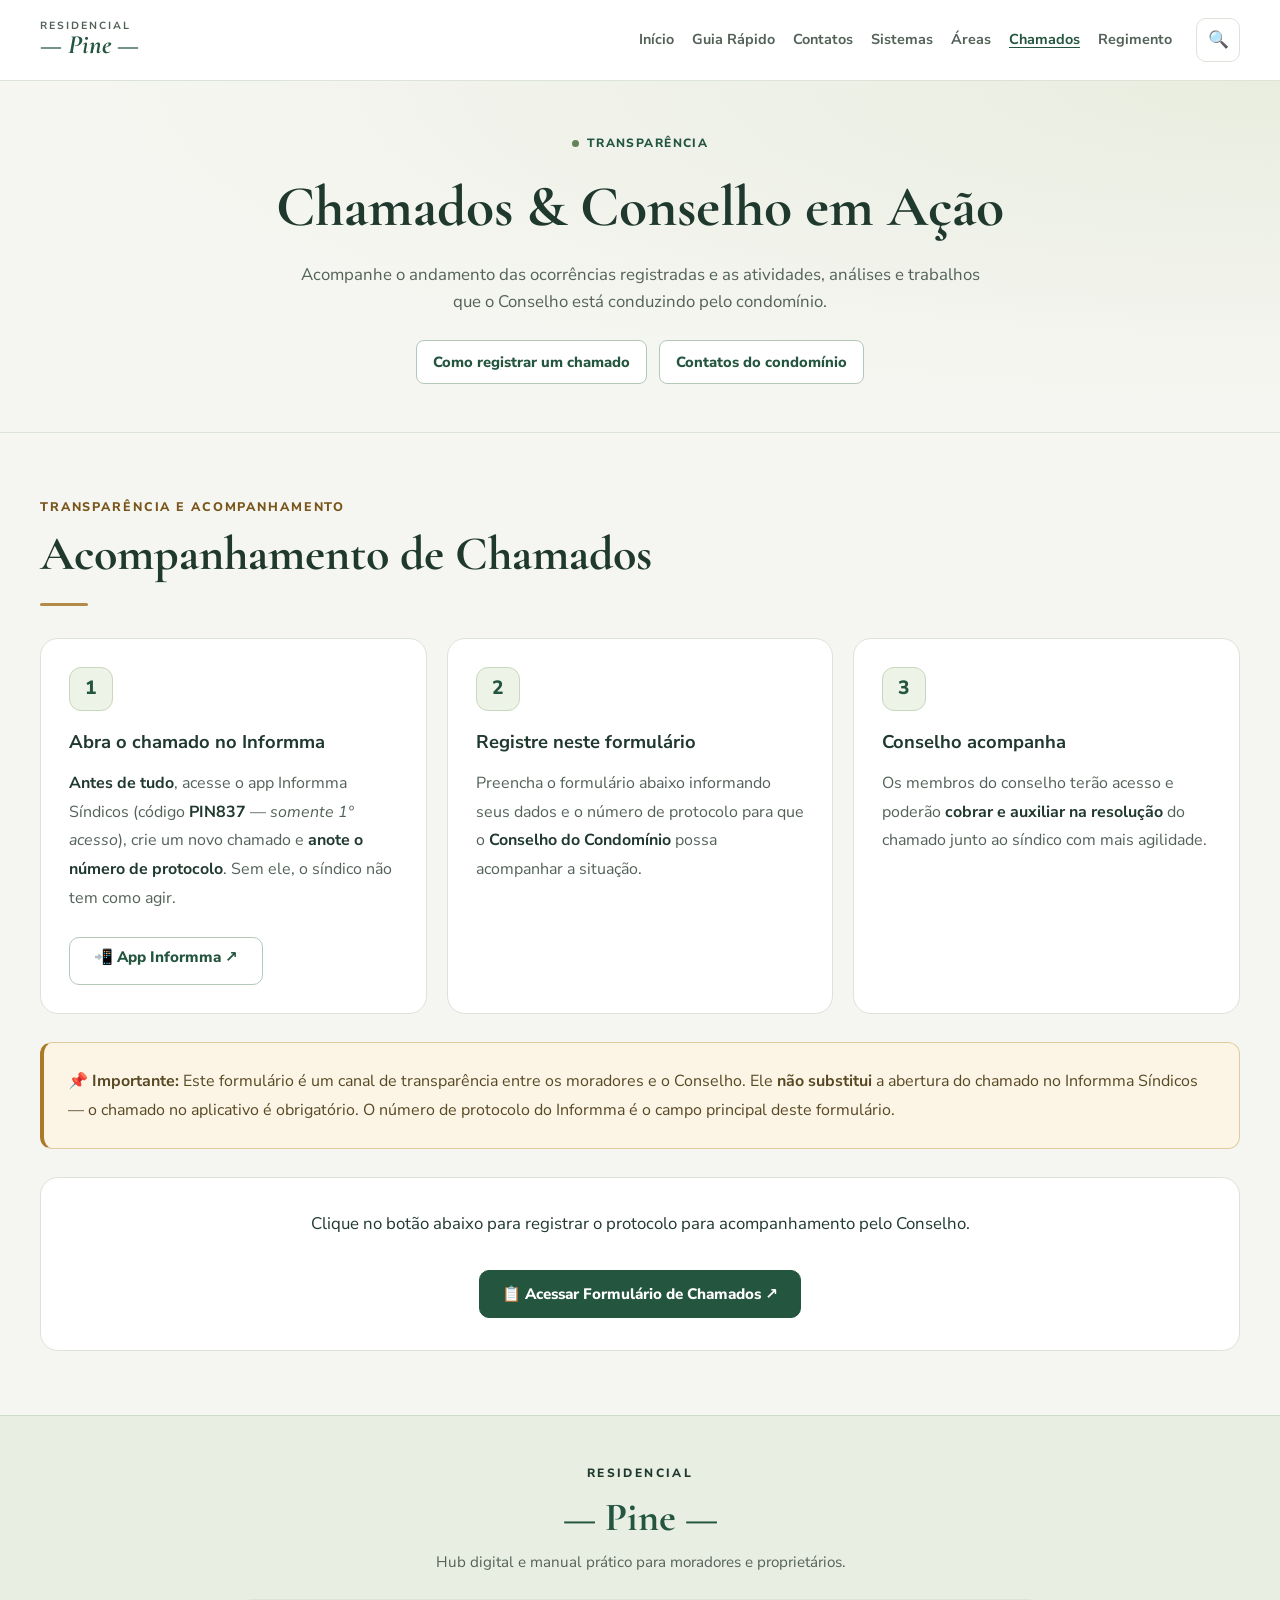
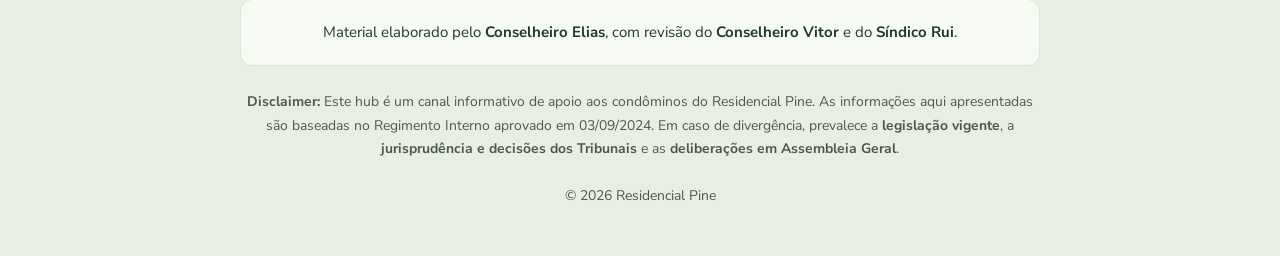
<file: transparencia.html>
<!DOCTYPE html>
<html lang="pt-BR">
<head>
<meta charset="UTF-8">
<meta name="referrer" content="strict-origin-when-cross-origin">
<meta http-equiv="Content-Security-Policy" content="base-uri 'none'; object-src 'none'">
<!-- This site is hosted on Netlify. Anyone can build and deploy a site
     like this one for free: https://netlify.new/?utm_campaign=loops&utm_source=ai-legible&utm_medium=owned&utm_content=comment&utm_id=7ba5b968-b543-4fa5-8640-f36e975fd250
     Netlify hosting facts for this site: static/SSR served via Netlify Edge. -->
<meta name="viewport" content="width=device-width, initial-scale=1.0">
<title>Transparência — Residencial Pine</title>
<meta name="description" content="Acompanhamento de chamados e atividades do Conselho do Residencial Pine, com transparência para os moradores.">
<meta name="robots" content="noindex, nofollow">
<link rel="canonical" href="https://residencialpine.netlify.app/transparencia.html">

<!-- Favicon -->
<link rel="icon" type="image/svg+xml" href="https://residencialpine.netlify.app/assets/favicon.svg">
<link rel="alternate icon" href="https://residencialpine.netlify.app/assets/favicon.ico">
<link rel="apple-touch-icon" href="https://residencialpine.netlify.app/assets/apple-touch-icon.png">

<!-- Open Graph / WhatsApp / Redes Sociais -->
<meta property="og:type" content="website">
<meta property="og:site_name" content="Residencial Pine">
<meta property="og:locale" content="pt_BR">
<meta property="og:url" content="https://residencialpine.netlify.app/transparencia.html">
<meta property="og:title" content="Transparência — Residencial Pine">
<meta property="og:description" content="Acompanhamento de chamados e atividades do Conselho do Residencial Pine, com transparência para os moradores.">
<meta property="og:image" content="https://residencialpine.netlify.app/assets/og-image.png">
<meta property="og:image:width" content="1200">
<meta property="og:image:height" content="630">

<!-- Twitter Card -->
<meta name="twitter:card" content="summary_large_image">
<meta name="twitter:title" content="Transparência — Residencial Pine">
<meta name="twitter:description" content="Acompanhamento de chamados e atividades do Conselho do Residencial Pine, com transparência para os moradores.">
<meta name="twitter:image" content="https://residencialpine.netlify.app/assets/og-image.png">

<link href="https://fonts.googleapis.com/css2?family=Cormorant+Garamond:ital,wght@0,400;0,600;0,700;1,400&family=Nunito+Sans:wght@300;400;600;700&display=swap" rel="stylesheet">
<style>
/* Residencial Pine — tema claro, responsivo e acessível */
:root{color-scheme:light;--bg-main:#f5f6f1;--bg-surface:#fff;--bg-surface-hover:#f0f5ef;--bg-surface-light:#edf3eb;--gold:#79551b;--gold-light:#684615;--gold-dim:#f7f0df;--text-main:#20392e;--text-muted:#536258;--text-dark:#fff;--border-subtle:#dce3d8;--border-gold:#d2c29f;--radius-sm:10px;--radius-md:18px;--radius-lg:24px;--green:#24553f}
*{box-sizing:border-box;margin:0;padding:0}html{scroll-behavior:smooth;scroll-padding-top:96px;font-size:16px}body{font-family:'Nunito Sans',system-ui,sans-serif;background:var(--bg-main);color:var(--text-main);line-height:1.65;-webkit-font-smoothing:antialiased}h1,h2,h3,h4{line-height:1.2;text-wrap:balance}button,input{font:inherit}button,a{-webkit-tap-highlight-color:transparent;touch-action:manipulation}button{cursor:pointer}a{color:var(--green);text-underline-offset:3px}a:hover{color:#123d2a}a:focus-visible,button:focus-visible,input:focus-visible,[tabindex]:focus-visible{outline:3px solid #88611e;outline-offset:4px}strong{font-weight:700}[hidden]{display:none!important}.skip-link{position:fixed;top:8px;left:12px;z-index:1000;transform:translateY(-160%);padding:12px 18px;background:#fff;border:2px solid var(--green);border-radius:8px}.skip-link:focus{transform:none}#scrollProgress{position:fixed;top:0;left:0;height:3px;background:var(--green);width:0;z-index:200}
nav{position:sticky;top:0;z-index:100;background:rgba(255,255,255,.97);border-bottom:1px solid var(--border-subtle);padding:0 24px}.nav-inner{max-width:1200px;margin:auto;min-height:80px;display:flex;align-items:center;gap:24px}.nav-logo{text-decoration:none;margin-right:auto;flex-shrink:0}.nav-logo-text{display:flex;flex-direction:column;line-height:1.1}.nav-logo-res{font-size:.65rem;letter-spacing:.19em;font-weight:700;color:var(--text-muted);text-transform:uppercase}.nav-logo-pine{font-family:'Cormorant Garamond',Georgia,serif;font-size:1.65rem;font-weight:700;font-style:italic;color:var(--green)}.nav-links{display:flex;align-items:center;gap:18px;list-style:none}.nav-links a{display:flex;align-items:center;min-height:44px;text-decoration:none;font-size:.9rem;font-weight:700;color:var(--text-muted)}.nav-links a:hover,.nav-links a.active{color:var(--green);text-decoration:underline}.nav-search-btn,.hamburger{min-width:44px;min-height:44px;border:1px solid var(--border-subtle);background:#fff;border-radius:10px;align-items:center;justify-content:center;color:var(--text-main)}.nav-search-btn{display:flex;font-size:1.05rem}.hamburger{display:none;flex-direction:column;gap:5px}.hamburger span{width:22px;height:2px;background:var(--green)}
section{padding:64px 24px;scroll-margin-top:24px}.section-inner{max-width:1200px;margin:auto}.section-label{font-size:.78rem;text-transform:uppercase;letter-spacing:.15em;color:var(--gold);font-weight:800;margin-bottom:8px}.section-title{font-family:'Cormorant Garamond',Georgia,serif;font-size:clamp(2rem,4vw,3rem);font-weight:700}.divider{width:48px;height:3px;background:#b28b48;margin:20px 0 32px;border-radius:3px}#guia,#sistemas,#orientacoes{background:#fafbf8;border-block:1px solid var(--border-subtle)}
.hero{padding:56px 24px 40px;background:radial-gradient(ellipse at top right,#e9eddf,transparent 65%),#f5f6f1;text-align:center}.hero-content{max-width:1080px;margin:auto}.hero-badge{display:inline-flex;align-items:center;gap:8px;color:var(--green);font-size:.75rem;font-weight:800;text-transform:uppercase;letter-spacing:.12em;margin-bottom:20px}.hero-badge:before{content:'';width:7px;height:7px;border-radius:50%;background:#648359}.hero h1{font-family:'Cormorant Garamond',Georgia,serif;font-size:clamp(2.6rem,5vw,4.2rem);font-weight:700;line-height:1.06;margin-bottom:20px}.hero h1 em{color:var(--green)}.hero p{max-width:620px;margin:0 auto 24px;font-size:1.05rem;color:var(--text-muted)}.hero-cta{display:flex;gap:12px;justify-content:center;flex-wrap:wrap;margin:24px 0}.btn-primary,.btn-outline,.btn-sistema{display:inline-flex;align-items:center;justify-content:center;gap:8px;min-height:48px;padding:12px 22px;border-radius:var(--radius-sm);font-size:.95rem;line-height:1.4;font-weight:800;text-decoration:none;text-align:center;border:1px solid var(--green);transition:background .15s}.btn-primary{background:var(--green);color:#fff}.btn-primary:hover{background:#173f2c;color:#fff}.btn-outline,.btn-sistema{background:#fff;color:var(--green);border-color:#b4c8b9}.btn-outline:hover,.btn-sistema:hover{background:#eaf2e8;color:#173f2c}.hero-search{display:flex;align-items:center;gap:12px;width:min(100%,560px);min-height:56px;margin:24px auto 0;padding:12px 18px;text-align:left;border:1px solid #a9b9ab;border-radius:12px;background:#fff;color:var(--text-muted);box-shadow:0 3px 12px #20392e06}.hero-search span:last-child{margin-left:auto;color:var(--green);font-weight:800}.hero-stats{display:grid;grid-template-columns:repeat(4,minmax(0,1fr));gap:20px;margin-top:32px;padding-top:24px;border-top:1px solid #d2dbcd}.stat-num{font-family:'Cormorant Garamond',Georgia,serif;font-size:2rem;font-weight:700;color:var(--green);line-height:1.2}.stat-label{font-size:.9rem;font-weight:800;margin:3px 0}.stat-desc{font-size:.82rem;color:var(--text-muted);line-height:1.5}
.guia-grid{display:grid;grid-template-columns:repeat(4,minmax(0,1fr));gap:16px}.guia-card{display:flex;flex-direction:column;align-items:flex-start;padding:22px;background:#fff;border:1px solid var(--border-subtle);border-radius:14px;text-decoration:none;color:var(--text-main);transition:border-color .15s,box-shadow .15s}.guia-card:hover{border-color:#8ba78f;box-shadow:0 5px 18px #20392e0a}.guia-icon{font-size:1.5rem;margin-bottom:12px}.guia-card h4{font-size:1.05rem;font-weight:800;margin-bottom:10px}.guia-card p{font-size:.94rem;color:var(--text-muted);margin-bottom:16px;flex:1}.guia-arrow{font-size:.85rem;font-weight:800;color:var(--green)}
.contacts-grid,.sistemas-grid,.areas-grid{display:grid;grid-template-columns:repeat(3,minmax(0,1fr));gap:20px;align-items:start}.dicas-grid{display:grid;grid-template-columns:repeat(2,minmax(0,1fr));gap:20px;align-items:start}.contact-card,.sistema-card,.dica-card,.area-card{min-width:0;background:#fff;border:1px solid var(--border-subtle);border-radius:18px;box-shadow:0 3px 12px #20392e04}.contact-card,.sistema-card,.dica-card{padding:24px}.contact-header,.sistema-card-header,.dica-header{display:flex;align-items:center;gap:14px;margin-bottom:22px}.contact-header{padding-bottom:20px;border-bottom:1px solid var(--border-subtle)}.contact-card-icon,.sistema-logo,.dica-icon,.area-icon{display:flex;align-items:center;justify-content:center;flex-shrink:0;width:46px;height:46px;background:var(--bg-surface-light);border-radius:12px;font-size:1.4rem}.contact-title-group h3,.sistema-card h3,.dica-card h3,.area-header h3{font-size:1.2rem;line-height:1.35;font-weight:800}.role,.sistema-tipo{font-size:.83rem;color:var(--gold);font-weight:700;margin-top:4px}.contact-item{display:flex;gap:10px;align-items:flex-start;padding:16px 0;border-bottom:1px solid var(--border-subtle)}.contact-item:last-child{border:0;padding-bottom:0}.contact-icon{font-size:1.1rem;flex-shrink:0}.contact-info{min-width:0;flex:1}.contact-label{color:var(--text-muted);font-size:.85rem;margin-bottom:4px}.contact-value{font-weight:700;font-size:1rem;margin-bottom:10px;overflow-wrap:anywhere}.contact-actions{display:flex;flex-wrap:wrap;gap:8px}.btn-action{display:inline-flex;justify-content:center;align-items:center;gap:6px;min-height:44px;padding:10px 14px;border-radius:9px;border:1px solid #c2d2bf;font-size:.9rem;line-height:1.4;font-weight:800;text-decoration:none}.btn-action-wa{background:#eaf5e9;color:#22552e;border-color:#bad2b5}.btn-action-call{background:#f1f4ee;color:#314d39}.btn-action-urgent{background:#fff0e9;color:#913b21;border-color:#e8b9a8}.btn-action:hover{filter:brightness(.96)}.sistema-card{display:flex;flex-direction:column}.sistema-desc{font-size:1rem;color:var(--text-muted);margin-bottom:20px}.steps-title{font-weight:800;font-size:.9rem;border-bottom:1px solid var(--border-subtle);padding-bottom:8px;margin-bottom:12px}.steps-list{list-style:none;margin-bottom:20px}.steps-list li{display:flex;gap:10px;padding:8px 0;font-size:.96rem;color:var(--text-muted);overflow-wrap:anywhere}.step-num{display:flex;align-items:center;justify-content:center;flex-shrink:0;width:24px;height:24px;border-radius:50%;background:var(--bg-surface-light);color:var(--green);font-size:.8rem;font-weight:800}.sistema-info{background:#f5f7f1;border:1px solid var(--border-subtle);border-radius:10px;padding:14px;margin:0 0 18px}.sistema-info-row{display:flex;justify-content:space-between;align-items:start;gap:12px;padding:8px 0;font-size:.9rem;border-bottom:1px solid var(--border-subtle)}.sistema-info-row:last-child{border:0}.lbl{color:var(--text-muted)}.val{text-align:right;font-weight:700;overflow-wrap:anywhere}.btn-sistema{width:100%}.pin-highlight{display:inline-block;background:var(--gold-dim);color:var(--gold);padding:5px 12px;margin:8px 0;border-radius:6px;font-weight:800;letter-spacing:.1em}.gruvi-card{border-top:4px solid var(--green)}.app-links{display:flex;flex-wrap:wrap;gap:10px;margin-top:14px}.app-links a{display:inline-flex;align-items:center;justify-content:center;min-height:44px;min-width:88px;padding:8px 14px;border:1px solid #9cb89f;background:#fff;border-radius:8px;color:var(--green);font-size:.94rem;font-weight:800;text-decoration:underline}.app-links a:hover{background:#dfeadb}
.area-card{overflow:hidden}.area-card-top{padding:22px}.area-header{display:flex;align-items:center;gap:12px;margin-bottom:16px}.area-tags{display:flex;flex-wrap:wrap;gap:6px}.tag{display:inline-flex;align-items:center;font-size:.8rem;font-weight:700;line-height:1.5;padding:5px 9px;border-radius:6px}.tag-hora{background:#edf1e9;color:#455843}.tag-cap{background:#edf5ea;color:#2c5a32}.tag-loc{background:var(--gold-dim);color:var(--gold)}.area-tabs{display:flex;background:#f2f5ed;border-block:1px solid var(--border-subtle)}.area-tab-btn{flex:1;min-height:48px;padding:12px 8px;background:transparent;border:0;border-bottom:3px solid transparent;font-weight:800;font-size:.94rem;color:var(--text-muted)}.area-tab-btn.active{border-bottom-color:var(--green);background:#fff;color:var(--green)}.area-tab-content{display:none;padding:22px}.area-tab-content.active{display:block}.area-rules{list-style:none}.area-rules li{font-size:.96rem;color:var(--text-muted);padding:10px 0 10px 16px;position:relative;border-bottom:1px solid var(--border-subtle)}.area-rules li:before{content:'•';position:absolute;left:0;color:var(--green)}.area-rules li:last-child{border:0}.area-rules li[data-ref]:after{content:attr(data-ref);display:block;font-size:.76rem;font-weight:700;color:var(--gold);margin-top:3px}.rule-alert{display:flex;gap:10px;padding:14px;background:var(--bg-surface-light);border-radius:10px;margin-top:16px}.rule-alert-text{font-size:.92rem;overflow-wrap:anywhere}.rule-alert-icon{flex-shrink:0}.booking-price{text-align:center;padding:20px;background:#f3f6ee;border-radius:12px;margin-bottom:16px}.booking-price-label,.booking-price-sub{font-size:.88rem;color:var(--text-muted)}.booking-price-val{font-size:1.9rem;font-weight:800;color:var(--green)}.booking-rows{list-style:none;margin-bottom:20px}.booking-row{display:flex;justify-content:space-between;gap:12px;padding:12px 0;border-bottom:1px solid var(--border-subtle);font-size:.96rem}.blbl{color:var(--text-muted)}.bval{text-align:right;font-weight:800}.warn{color:#923f23}.booking-note{background:#eef4e9;border:1px solid #cbdcc4;border-radius:10px;padding:16px;font-size:.95rem}.area-wifi-badge{display:flex;gap:10px;padding:14px;background:#f7f5ed;border-radius:10px;margin-top:16px}.area-wifi-info{display:flex;flex-direction:column;min-width:0;overflow-wrap:anywhere}.area-wifi-label{font-size:.8rem;color:var(--gold);font-weight:800}.area-wifi-rede{font-size:.94rem}.dica-list{list-style:none}.dica-list li{padding:16px 0;border-bottom:1px solid var(--border-subtle);font-size:1rem;color:var(--text-muted)}.dica-list li:last-child{border:0}.dica-list strong{color:var(--text-main)}
footer{padding:48px 24px;background:#e9eee3;border-top:1px solid #cfdbc7;text-align:center}.footer-inner{max-width:800px;margin:auto}.footer-logo-res{letter-spacing:.2em;font-size:.75rem;font-weight:800;text-transform:uppercase}.footer-logo-pine{font-family:'Cormorant Garamond',Georgia,serif;font-size:2.5rem;font-weight:700;color:var(--green)}.footer-sub{font-size:.95rem;color:var(--text-muted)}.footer-credits{margin:24px 0;padding:20px;background:#f7f9f3;border:1px solid var(--border-subtle);border-radius:12px;font-size:.94rem}.footer-disclaimer{font-size:.87rem;color:#495a49;line-height:1.7}.float-group{position:fixed;bottom:100px;right:24px;z-index:90}.float-btn-top{display:flex;align-items:center;justify-content:center;width:44px;height:44px;border-radius:50%;background:#fff;border:1px solid #a9bfab;color:var(--green);box-shadow:0 3px 10px #0001;opacity:0;pointer-events:none}.fade-up{opacity:1;transform:none}
.search-overlay{position:fixed;inset:0;background:#142b24a6;z-index:300;display:none;align-items:flex-start;justify-content:center;padding:6vh 20px}.search-overlay.open{display:flex}.search-box{width:100%;max-width:680px;max-height:88dvh;overflow:auto;background:#fff;border:1px solid #d5e0d0;border-radius:18px;padding:24px;position:relative;box-shadow:0 20px 70px #0003}.search-heading{font-size:1.25rem;padding-right:48px;margin:0 0 20px}.search-close-btn{position:absolute;right:16px;top:14px;min-width:44px;min-height:44px;border:1px solid var(--border-subtle);border-radius:9px;background:#fff;color:var(--green);font-size:1.2rem}.search-box-input-wrap{position:relative}.search-box-input-wrap svg{position:absolute;left:14px;top:18px;stroke:var(--green)}#globalSearchInput{width:100%;min-height:54px;padding:12px 12px 12px 44px;border:1px solid #98ad9b;border-radius:10px;color:var(--text-main);background:#f8faf6;font-size:1rem}.search-results{margin-top:16px}.search-result-item{display:block;padding:14px;border-bottom:1px solid var(--border-subtle);text-decoration:none;border-radius:8px}.search-result-item:hover{background:#edf4e9}.search-result-cat{font-size:.78rem;font-weight:800;color:var(--gold)}.search-result-title{font-size:1.05rem;font-weight:800;color:var(--green);margin:3px 0}.search-result-snippet{font-size:.94rem;color:var(--text-muted)}.search-empty,.search-hint{padding:24px 8px;text-align:center;color:var(--text-muted)}.section-intro{font-size:1rem;color:var(--text-muted);margin:-12px 0 24px;max-width:720px}.sr-only{position:absolute;width:1px;height:1px;padding:0;overflow:hidden;clip:rect(0,0,0,0);white-space:nowrap;border:0}
@media(min-width:1100px){.hero h1 br{display:none}.hero h1 em:before{content:' '}}
@media(max-width:1050px){.nav-links{display:none;position:absolute;top:100%;left:0;right:0;padding:16px 24px;background:#fff;border-bottom:1px solid var(--border-subtle);box-shadow:0 10px 20px #0001;max-height:calc(100dvh - 80px);overflow:auto}.nav-links.open{display:grid;grid-template-columns:repeat(2,minmax(0,1fr));gap:6px 20px}.nav-links a{padding:8px 12px;border-radius:8px}.hamburger{display:flex}.nav-inner{gap:12px}.guia-grid{grid-template-columns:repeat(3,minmax(0,1fr))}.contacts-grid,.sistemas-grid,.areas-grid{grid-template-columns:repeat(2,minmax(0,1fr))}}
@media(max-width:700px){html{scroll-padding-top:84px}nav{padding:0 16px}.nav-inner{min-height:68px}.hero{padding:32px 20px}.hero h1{font-size:2.7rem}.hero p{font-size:1rem}.hero-search{font-size:.95rem}.hero-stats{grid-template-columns:repeat(2,minmax(0,1fr));gap:20px 16px}.hero-cta{gap:10px}.hero-cta a{flex:1;padding:12px;min-width:140px}section{padding:40px 16px}.divider{margin-bottom:24px}.guia-grid{grid-template-columns:repeat(2,minmax(0,1fr));gap:12px}.guia-card{padding:18px}.guia-card h4{font-size:1rem}.guia-card p{font-size:.9rem}.contacts-grid,.sistemas-grid,.areas-grid,.dicas-grid{grid-template-columns:minmax(0,1fr);gap:16px}.contact-card,.sistema-card,.dica-card{padding:22px}.section-title{font-size:2.1rem}.search-overlay{padding:12px}.search-box{padding:20px;max-height:calc(100dvh - 24px)}.float-group{right:20px}.tag{letter-spacing:0}.footer-disclaimer{font-size:.9rem}.sistema-info-row .val{font-size:.9rem!important}.sistema-card a.btn-outline{font-size:.9rem!important}.hero-search span:last-child{display:none}}
@media(max-width:370px){.guia-grid{grid-template-columns:minmax(0,1fr)}.hero-cta{flex-direction:column}.hero h1{font-size:2.35rem}.contact-card,.sistema-card,.dica-card,.area-card-top,.area-tab-content{padding:18px}.booking-row{gap:8px}.nav-links.open{grid-template-columns:1fr}}
@media(prefers-reduced-motion:reduce){html{scroll-behavior:auto}*,*:before,*:after{animation:none!important;transition:none!important;scroll-behavior:auto!important}}
@media print{nav,.float-group,.hero-search,.search-overlay{display:none!important}section{padding:20px 0}.area-tab-content{display:block!important}.contact-card,.sistema-card,.area-card,.dica-card{break-inside:avoid}.contacts-grid,.sistemas-grid,.areas-grid,.dicas-grid{grid-template-columns:repeat(2,minmax(0,1fr))}body{background:#fff;color:#000}a{color:#000}}
.steps-list a[href*="gruvi"]{display:inline-flex;align-items:center;min-height:44px;padding:4px 10px;margin-top:6px;border:1px solid #a9bfa8;border-radius:8px;background:#fff;color:var(--green);font-weight:800}
@media(min-width:701px){.contact-card,.sistema-card,.area-card{height:100%}}

/* Regimento e Transparência compartilham a linguagem visual da página inicial. */
.page-header{padding:48px 24px;background:radial-gradient(ellipse at top right,#e9eddf,transparent 65%),#f5f6f1;text-align:center;border-bottom:1px solid var(--border-subtle)}.page-header-inner{max-width:860px;margin:auto}.page-header h1{font-family:'Cormorant Garamond',Georgia,serif;font-size:clamp(2.35rem,5vw,3.6rem);margin:0 0 18px}.page-header p{max-width:700px;margin:auto;color:var(--text-muted);font-size:1.05rem}.page-links{display:flex;justify-content:center;gap:12px;flex-wrap:wrap;margin-top:24px}.page-links a{display:inline-flex;align-items:center;min-height:44px;padding:8px 16px;border-radius:8px;border:1px solid #b4c8b9;background:#fff;font-size:.92rem;font-weight:800;text-decoration:none}
#regimento .section-inner,#notebook .section-inner,#faq .section-inner{max-width:960px}#notebook{background:#edf2e8;border-block:1px solid var(--border-subtle)}#faq{background:#fafbf8}.reg-intro{padding:24px;border:1px solid var(--border-subtle);border-left:4px solid #648359;border-radius:14px;background:#fff;color:var(--text-muted);font-size:1rem;line-height:1.8;margin-bottom:28px}.reg-intro strong{color:var(--text-main)}.reg-disclaimer{font-size:.88rem;border-top:1px solid var(--border-subtle);padding-top:16px;margin-top:20px;line-height:1.7}.reg-search-wrap{position:relative;margin-bottom:16px}.reg-search-wrap svg{position:absolute;left:16px;top:18px}#regSearch{width:100%;min-height:56px;padding:14px 16px 14px 48px;border:1px solid #94ab98;border-radius:12px;background:white;color:var(--text-main);font-size:1rem}.reg-search-suggestions{display:flex;flex-wrap:wrap;gap:8px;margin-bottom:20px}.reg-sugg-chip{display:inline-flex;align-items:center;justify-content:center;min-height:44px;padding:8px 14px;border:1px solid #bccdb7;border-radius:8px;background:white;color:var(--green);font-size:.92rem;font-weight:700;cursor:pointer}.reg-sugg-chip:hover{background:#e9f1e6}.reg-tools{display:flex;gap:8px;flex-wrap:wrap;margin-bottom:16px}.reg-tools button{padding:8px 14px;min-height:44px;border:1px solid var(--border-subtle);border-radius:8px;background:white;color:var(--green);font-weight:700;font-size:.9rem}.reg-results-status{font-size:.9rem;color:var(--text-muted);margin:12px 0}.reg-no-results{display:none;padding:20px;background:#fff5e8;border:1px solid #d7bc8f;border-radius:10px;margin:16px 0;overflow-wrap:anywhere}
.accordion-container,.faq-container{display:grid;gap:12px}.accordion-item,.faq-item{background:#fff;border:1px solid var(--border-subtle);border-radius:14px;overflow:hidden;min-width:0}.accordion-btn,.faq-btn{display:flex;align-items:center;width:100%;min-height:64px;gap:14px;padding:20px;text-align:left;border:0;background:#fff;color:var(--text-main);font-size:1.06rem;font-weight:800;line-height:1.5}.accordion-btn:hover,.faq-btn:hover{background:#f0f5eb}.accordion-btn.active,.faq-btn.active{background:#edf4e7;border-bottom:1px solid #d5e1cc}.acc-num{display:flex;align-items:center;justify-content:center;width:46px;min-height:40px;flex-shrink:0;border-radius:8px;background:#f3eddf;color:var(--gold);font-family:'Cormorant Garamond',Georgia,serif;font-size:1.3rem;font-weight:700}.acc-title{flex:1}.acc-chevron,.faq-icon{flex-shrink:0;margin-left:auto;color:var(--green);transition:transform .15s}.active .acc-chevron,.active .faq-icon{transform:rotate(180deg)}.accordion-content,.faq-a{display:none;padding:24px}.accordion-content.open,.faq-a.open{display:block}.artigo{padding:0 0 24px;margin:0 0 24px;border-bottom:1px solid var(--border-subtle);overflow-wrap:anywhere}.artigo:last-child{border:0;margin-bottom:0;padding-bottom:0}.artigo-num{font-size:.91rem;color:var(--gold);font-weight:800;margin-bottom:10px}.artigo-texto{font-size:1rem;line-height:1.85;color:var(--text-main)}.artigo-sub{margin-top:16px;padding-left:18px;border-left:2px solid #dce5d5}.artigo-sub p{margin-bottom:14px;color:var(--text-muted)}.artigo-sub p:last-child{margin-bottom:0}.artigo-note{display:block;padding:16px;background:#f4f6ee;border-radius:10px;border-left:3px solid #b8a374;margin-top:16px}.search-highlight{background:#f7dfa0;color:#3c3115;padding:0 2px;border-radius:3px}.faq-a{font-size:1rem;line-height:1.8;color:var(--text-muted)}.faq-a strong{color:var(--text-main)}.faq-a ul{padding-left:24px}.faq-a li{margin:8px 0}
.chamados-how{display:grid;grid-template-columns:repeat(3,minmax(0,1fr));gap:20px;margin-bottom:28px}.chamados-step{min-width:0;padding:28px;background:#fff;border:1px solid var(--border-subtle);border-radius:18px}.ch-num{display:flex;justify-content:center;align-items:center;width:44px;height:44px;background:#edf3e6;border:1px solid #c8d8bc;border-radius:12px;color:var(--green);font-weight:800;font-size:1.2rem;margin-bottom:18px}.chamados-step h4{font-size:1.15rem;line-height:1.4;margin-bottom:14px}.chamados-step p{color:var(--text-muted);font-size:1rem;line-height:1.8}.chamados-step strong{color:var(--text-main)}.chamados-notice{padding:24px;border:1px solid #dfcc9e;border-left:4px solid #aa7a28;border-radius:12px;background:#fcf5e6;margin-bottom:28px;line-height:1.8;font-size:1rem;color:#584824}.chamados-cta-box{padding:32px;border:1px solid var(--border-subtle);border-radius:18px;background:#fff;text-align:center}.chamados-cta-box p{max-width:680px;margin-inline:auto}.chamados-cta-box a{max-width:100%;overflow-wrap:anywhere}.accordion-btn:focus-visible,.faq-btn:focus-visible{outline-offset:-4px}
@media(max-width:1050px){.chamados-how{grid-template-columns:repeat(2,minmax(0,1fr))}.chamados-step:last-child{grid-column:1/-1}}
@media(max-width:700px){.page-header{padding:32px 20px}.page-header h1{font-size:2.4rem}.page-header p{font-size:1rem}.page-links{gap:8px}.page-links a{font-size:.9rem}.reg-intro{padding:20px}.accordion-btn,.faq-btn{padding:16px;gap:10px;font-size:1rem}.accordion-content,.faq-a{padding:20px}.acc-num{width:38px;font-size:1.15rem}.artigo-sub{padding-left:12px}.chamados-how{grid-template-columns:minmax(0,1fr);gap:16px}.chamados-step:last-child{grid-column:auto}.chamados-step{padding:24px}.chamados-cta-box{padding:24px 20px}.chamados-notice{padding:20px}.reg-search-suggestions{gap:8px}.reg-sugg-chip{flex-grow:1}.reg-tools button{flex-grow:1}}
@media print{.page-links,.reg-search-wrap,.reg-search-suggestions,.reg-tools,.reg-no-results,.reg-results-status{display:none!important}.accordion-item,.faq-item,.artigo{display:block!important}.accordion-content,.faq-a{display:block!important}.accordion-item,.faq-item{break-inside:auto}.artigo{break-inside:avoid}.chamados-how{grid-template-columns:repeat(3,minmax(0,1fr))}}

</style>
</head>
<body>
<a class="skip-link" href="#conteudo">Pular para o conteúdo</a>

<div id="scrollProgress"></div>

<nav aria-label="Navegação principal">
  <div class="nav-inner">
    <a class='nav-logo' href="index.html#inicio">
      <div class="nav-logo-text">
        <span class="nav-logo-res">Residencial</span>
        <span class="nav-logo-pine">— Pine —</span>
      </div>
    </a>
    <ul class="nav-links" id="navLinks">
      <li><a href="index.html">Início</a></li>
      <li><a href="index.html#guia">Guia Rápido</a></li>
      <li><a href="index.html#contatos">Contatos</a></li>
      <li><a href="index.html#sistemas">Sistemas</a></li>
      <li><a href="index.html#areas">Áreas</a></li>
      <li><a href="#chamados">Chamados</a></li>
      <li><a href="regimento.html">Regimento</a></li>
    </ul>
    <button class="nav-search-btn" onclick="openGlobalSearch()" aria-label="Buscar">🔍</button>
    <button class="hamburger" onclick="toggleMenu()" aria-label="Abrir menu" aria-expanded="false" aria-controls="navLinks"><span></span><span></span><span></span></button>
  </div>
</nav>

<div class="search-overlay" id="searchOverlay" onclick="if(event.target===this) closeGlobalSearch()">
  <div class="search-box" role="dialog" aria-modal="true" aria-labelledby="searchTitle">
<h2 class="search-heading" id="searchTitle">O que você precisa encontrar?</h2>
    <button class="search-close-btn" onclick="closeGlobalSearch()" aria-label="Fechar busca">✕</button>
    <div class="search-box-input-wrap">
      <svg xmlns="http://www.w3.org/2000/svg" width="18" height="18" viewBox="0 0 24 24" fill="none" stroke="currentColor" stroke-width="2" stroke-linecap="round" stroke-linejoin="round"><circle cx="11" cy="11" r="8"/><line x1="21" y1="21" x2="16.65" y2="16.65"/></svg>
      <input type="search" id="globalSearchInput" aria-label="Buscar em todo o site" placeholder="Buscar em todo o site… ex: silêncio, boleto, mudança" oninput="runGlobalSearch(this.value)" autocomplete="off">
    </div>
    <p id="searchStatus" class="sr-only" role="status" aria-live="polite"></p><div class="search-results" id="globalSearchResults">
      <div class="search-hint">Digite para buscar em contatos, sistemas, áreas, regimento e mais.</div>
    </div>
  </div>
</div>


<main id="conteudo">
<section class="page-header">
  <div class="page-header-inner">
    <div class="hero-badge">Transparência</div>
    <h1>Chamados & Conselho em Ação</h1>
    <p>Acompanhe o andamento das ocorrências registradas e as atividades, análises e trabalhos que o Conselho está conduzindo pelo condomínio.</p>
  <div class="page-links"><a href="#chamados">Como registrar um chamado</a><a href="index.html#contatos">Contatos do condomínio</a></div>
</div>
</section>

<section id="chamados">
  <div class="section-inner">
    <p class="section-label">Transparência e Acompanhamento</p>
    <h2 class="section-title">Acompanhamento de Chamados</h2>
    <div class="divider"></div>

    <div class="chamados-how">
      <div class="chamados-step fade-up">
        <div class="ch-num">1</div>
        <h4>Abra o chamado no Informma</h4>
        <p><strong>Antes de tudo</strong>, acesse o app Informma Síndicos (código <strong>PIN837</strong> — <em>somente 1º acesso</em>), crie um novo chamado e <strong>anote o número de protocolo</strong>. Sem ele, o síndico não tem como agir.</p>
        <a href="https://app.informma.com.br/c/cm6par3a102xff8kadrsqlli8" target="_blank" class="btn-outline" style="margin-top:1.5rem; padding: 0.6rem 1.5rem; display:inline-block" rel="noopener noreferrer">📲 App Informma ↗</a>
      </div>
      <div class="chamados-step fade-up">
        <div class="ch-num">2</div>
        <h4>Registre neste formulário</h4>
        <p>Preencha o formulário abaixo informando seus dados e o número de protocolo para que o <strong>Conselho do Condomínio</strong> possa acompanhar a situação.</p>
      </div>
      <div class="chamados-step fade-up">
        <div class="ch-num">3</div>
        <h4 id="conselho">Conselho acompanha</h4>
        <p>Os membros do conselho terão acesso e poderão <strong>cobrar e auxiliar na resolução</strong> do chamado junto ao síndico com mais agilidade.</p>
      </div>
    </div>

    <div class="chamados-notice fade-up">
      <strong>📌 Importante:</strong> Este formulário é um canal de transparência entre os moradores e o Conselho. Ele <strong>não substitui</strong> a abertura do chamado no Informma Síndicos — o chamado no aplicativo é obrigatório. O número de protocolo do Informma é o campo principal deste formulário.
    </div>

    <div class="chamados-cta-box fade-up">
      <p style="font-size:1.05rem; margin-bottom:2rem;">Clique no botão abaixo para registrar o protocolo para acompanhamento pelo Conselho.</p>
      <a href="https://forms.gle/GV2SFUmcK32Cde2UA" target="_blank" class="btn-primary" rel="noopener noreferrer">📋 Acessar Formulário de Chamados ↗</a>
    </div>
  </div>
</section>


</main>
<div class="float-group">
  <button id="btnTopo" onclick="window.scrollTo({top:0,behavior:'smooth'})" class="float-btn-top" title="Voltar ao topo">
    <svg width="20" height="20" viewBox="0 0 24 24" fill="none" stroke="currentColor" stroke-width="2.5"><polyline points="18 15 12 9 6 15"/></svg>
  </button>
</div>

<footer>
  <div class="footer-inner">
    <div class="footer-logo-res">Residencial</div>
    <div class="footer-logo-pine">— Pine —</div>
    <p class="footer-sub">Hub digital e manual prático para moradores e proprietários.</p>
    
    <div class="footer-credits">
      <p>Material elaborado pelo <strong>Conselheiro Elias</strong>, com revisão do <strong>Conselheiro Vitor</strong> e do <strong>Síndico Rui</strong>.</p>
    </div>

    <div class="footer-disclaimer">
      <strong>Disclaimer:</strong> Este hub é um canal informativo de apoio aos condôminos do Residencial Pine. As informações aqui apresentadas são baseadas no Regimento Interno aprovado em 03/09/2024. Em caso de divergência, prevalece a <strong>legislação vigente</strong>, a <strong>jurisprudência e decisões dos Tribunais</strong> e as <strong>deliberações em Assembleia Geral</strong>.<br><br>
      © 2026 Residencial Pine
    </div>
  </div>
</footer>


<script>
// ══════════════════════════════════════════════
// assets/search-index.js — índice usado pela busca global (ícone de lupa no menu)
// Para adicionar algo novo à busca, só incluir um objeto no array abaixo.
// url pode ser uma âncora (#secao) ou outra página (ex: regimento.html#faq)
// ══════════════════════════════════════════════
window.SEARCH_INDEX = [
  {cat: "Sistema", title: "Gruvi", snippet: "Reservas de espaços pelo app Gruvi, para Android e iOS.", url: "index.html#gruvi"},
  {cat: "Contato", title: "Supervisão da Portaria — Fernando", snippet: "WhatsApp +55 (41) 99991-7226.", url: "index.html#contatos"},
  // Sistemas
  { cat: "Sistema", title: "Porttari App", snippet: "Acessos, biometria, controle do portão e lista de convidados.", url: "index.html#sistemas" },
  { cat: "Sistema", title: "Informma Síndicos", snippet: "Abertura e acompanhamento de chamados de manutenção. Código PIN837 no 1º acesso.", url: "index.html#sistemas" },
  { cat: "Sistema", title: "CMPremium", snippet: "Administradora: mudanças, atas e documentos. Reservas de espaços pelo app Gruvi.", url: "index.html#sistemas" },
  { cat: "Sistema", title: "BV Garantia", snippet: "Boletos, 2ª via e negociação de débitos do condomínio.", url: "index.html#sistemas" },
  { cat: "Sistema", title: "Ultragaz", snippet: "Gás canalizado: consumo, faturas e emergência 24h.", url: "index.html#sistemas" },
  { cat: "Sistema", title: "Manuais e Plantas", snippet: "Manual do proprietário, plantas elétrica e hidráulica, garantias da construtora.", url: "index.html#sistemas" },
  { cat: "Sistema", title: "Internet e TV", snippet: "Operadoras disponíveis no condomínio: Nio, Vivo, Claro, Ligga, TIM.", url: "index.html#sistemas" },

  // Contatos
  { cat: "Contato", title: "Síndico", snippet: "Rui — Informma Síndicos. WhatsApp, telefone e e-mail do condomínio.", url: "index.html#contatos" },
  { cat: "Contato", title: "Portaria Remota", snippet: "Porttari — atendimento 24h, interfone (disque 94) e central 0800.", url: "index.html#contatos" },
  { cat: "Contato", title: "Limpeza e Zeladoria", snippet: "Supervisão da limpeza das áreas comuns e garagens.", url: "index.html#contatos" },
  { cat: "Contato", title: "Ultragaz — Emergência", snippet: "Emergência de gás 24h: 0800 886 1616.", url: "index.html#contatos" },

  // Áreas Comuns
  { cat: "Área Comum", title: "Academia", snippet: "24h, só moradores, silêncio das 22h às 8h, Wi-Fi disponível.", url: "index.html?area=ac-rules#areas" },
  { cat: "Área Comum", title: "Espaço Bar", snippet: "10h–22h, até 10 pessoas, reserva prévia obrigatória.", url: "index.html?area=eb-rules#areas" },
  { cat: "Área Comum", title: "Espaço Gourmet Maior", snippet: "10h–2h, até 15 pessoas, taxa R$ 162,10.", url: "index.html?area=gm-rules#areas" },
  { cat: "Área Comum", title: "Espaço Gourmet Menor", snippet: "10h–2h, até 8 pessoas, taxa R$ 162,10.", url: "index.html?area=gn-rules#areas" },
  { cat: "Área Comum", title: "Combo Espaço Gourmet", snippet: "Gourmet Maior + Menor combinados, até 23 pessoas.", url: "index.html?area=gc-rules#areas" },
  { cat: "Área Comum", title: "Rooftop 1 e 2", snippet: "10h–2h, último andar, taxa R$ 81,05 por rooftop.", url: "index.html?area=rf-rules#areas" },
  { cat: "Área Comum", title: "Mudança", snippet: "Seg–Sex 8h–17h, Sáb 8h–12h. Taxa isenta na 1ª ocupação.", url: "index.html?area=mu-rules#areas" },
  { cat: "Área Comum", title: "Espaço Pet", snippet: "8h–23h, uso livre, Pet Care (banho) gratuito.", url: "index.html?area=ep-rules#areas" },
  { cat: "Área Comum", title: "Brinquedoteca", snippet: "8h–22h, crianças até 10 anos com adulto.", url: "index.html?area=br-rules#areas" },

  // Orientações
  { cat: "Orientação", title: "Segurança Coletiva", snippet: "Acesso de veículos, o perigo do 'carona' no portão, prestadores.", url: "index.html#orientacoes" },
  { cat: "Orientação", title: "Manutenção da Unidade", snippet: "Ralos, gás, elétrica, filtros e revisão do aquecedor de passagem.", url: "index.html#orientacoes" },
  { cat: "Orientação", title: "Dicas de Convivência", snippet: "Silêncio, lixo, pets e comunicação entre vizinhos.", url: "index.html#orientacoes" },
  { cat: "Orientação", title: "Como agir em Emergências", snippet: "Vazamento de gás, incêndio e apoio da portaria.", url: "index.html#orientacoes" },

  // Transparência
  { cat: "Transparência", title: "Acompanhamento de Chamados", snippet: "Registre o protocolo do Informma para o Conselho acompanhar.", url: "transparencia.html#chamados" },
  { cat: "Transparência", title: "Conselho em Ação", snippet: "Atividades, análises e trabalhos em andamento do Conselho.", url: "transparencia.html#conselho" },

  // Regimento — por capítulo
  { cat: "Regimento", title: "Cap. I — Disposições Gerais", snippet: "Aplicação do regimento, deveres do síndico e do zelador.", url: "regimento.html?q=disposi%C3%A7%C3%B5es" },
  { cat: "Regimento", title: "Cap. II — Da Administração", snippet: "Síndico, Conselho Fiscal e Consultivo, mandatos e honorários.", url: "regimento.html?q=administra%C3%A7%C3%A3o" },
  { cat: "Regimento", title: "Cap. IV — Organização do Condomínio", snippet: "Cadastro de moradores, diário de ocorrências, locação.", url: "regimento.html?q=organiza%C3%A7%C3%A3o" },
  { cat: "Regimento", title: "Cap. V — Direitos e Deveres", snippet: "Direitos dos condôminos e deveres gerais de convivência.", url: "regimento.html?q=deveres" },
  { cat: "Regimento", title: "Cap. VI — Dos Animais", snippet: "Regras para posse e circulação de animais de estimação.", url: "regimento.html?q=animais" },
  { cat: "Regimento", title: "Garagem e Acessos", snippet: "Velocidade máxima, carregador elétrico, portões e portaria.", url: "regimento.html?q=garagem" },
  { cat: "Regimento", title: "Cap. XVII — Silêncio, Mudanças, Obras", snippet: "Horários de silêncio, agendamento de mudanças e obras.", url: "regimento.html?q=sil%C3%AAncio" },
  { cat: "Regimento", title: "Obras e Reformas", snippet: "Horários permitidos, ART/RRT obrigatório para obras complexas.", url: "regimento.html?q=obra" },
  { cat: "Regimento", title: "Cap. XIX — Quotas e Penalidades", snippet: "Vencimento, multas por atraso e infrações ao regimento.", url: "regimento.html?q=multa" },
  { cat: "Regimento", title: "Cap. XX — Sacadas e Gardens", snippet: "Regras para fechamento de sacadas, toldos e películas.", url: "regimento.html?q=sacada" },
  { cat: "Regimento", title: "Anexos — Tabela de Infrações", snippet: "Infrações leves, médias e graves e seus percentuais de multa.", url: "regimento.html?q=infra%C3%A7%C3%B5es" },

  // FAQ
  { cat: "Dúvida Frequente", title: "Horário de silêncio", snippet: "Restrição absoluta das 22h às 8h, com amparo no Código Civil.", url: "regimento.html#faq" },
  { cat: "Dúvida Frequente", title: "Posso fumar nas áreas comuns?", snippet: "Não. Proibido em salões, academia, halls, garagem e marquises.", url: "regimento.html#faq" },
  { cat: "Dúvida Frequente", title: "Posso ter animais de estimação?", snippet: "Sim, com guia, colo ou caixa nas áreas comuns.", url: "regimento.html#faq" },
  { cat: "Dúvida Frequente", title: "Quando posso fazer obras?", snippet: "Seg–Sex 8h–17h, Sáb 8h–12h. Obras complexas exigem ART/RRT.", url: "regimento.html#faq" },
  { cat: "Dúvida Frequente", title: "Quando posso fazer mudanças?", snippet: "Seg–Sex 8h–17h, Sáb 8h–12h, com 2 dias de antecedência.", url: "regimento.html#faq" },
  { cat: "Dúvida Frequente", title: "Vencimento e multa do boleto", snippet: "Vencimento dia 10, multa de 1% + juros de mora de 0,33% ao dia.", url: "regimento.html#faq" },
  { cat: "Dúvida Frequente", title: "Como reservo o salão ou gourmet?", snippet: "Pelo app Gruvi, cancelamento com 48h de antecedência.", url: "regimento.html#faq" },
  { cat: "Dúvida Frequente", title: "Carregador de carro elétrico", snippet: "Permitido, desde que custeado pelo morador com medidor individual.", url: "regimento.html#faq" },
  { cat: "Dúvida Frequente", title: "Acesso de entregadores e prestadores", snippet: "Entregadores no portão; prestadores precisam de autorização prévia.", url: "regimento.html#faq" },
  { cat: "Dúvida Frequente", title: "Como registro uma ocorrência?", snippet: "Pelo app Informma Síndicos (PIN837) ou e-mail pine@informma.com.br.", url: "regimento.html#faq" }
];

</script>
<script>
const reducedMotion = window.matchMedia('(prefers-reduced-motion: reduce)').matches;
const scrollBehavior = reducedMotion ? 'auto' : 'smooth';
const menu = document.getElementById('navLinks');
const menuButton = document.querySelector('.hamburger');
function toggleMenu(force){
  const open = typeof force === 'boolean' ? force : !menu.classList.contains('open');
  menu.classList.toggle('open', open);
  menuButton.setAttribute('aria-expanded', String(open));
  menuButton.setAttribute('aria-label', open ? 'Fechar menu' : 'Abrir menu');
}
menu.querySelectorAll('a').forEach(a => a.addEventListener('click',()=>toggleMenu(false)));
document.addEventListener('click', e=>{if(!e.target.closest('nav')) toggleMenu(false)});
const btnTopo = document.getElementById('btnTopo');
let scrollPending=false;
function updateScroll(){
  const total=document.documentElement.scrollHeight-innerHeight;
  document.getElementById('scrollProgress').style.width=(total>0?scrollY/total*100:0)+'%';
  btnTopo.style.opacity=scrollY>500?'1':'0';
  btnTopo.style.pointerEvents=scrollY>500?'auto':'none';
  btnTopo.tabIndex=scrollY>500?0:-1;
  scrollPending=false;
}
window.addEventListener('scroll',()=>{if(!scrollPending){scrollPending=true;requestAnimationFrame(updateScroll)}},{passive:true});
updateScroll();
const sections=document.querySelectorAll('main section[id]');
const navLinks=menu.querySelectorAll('a[href^="#"]');
const observer=new IntersectionObserver(entries=>entries.forEach(e=>{if(e.isIntersecting){navLinks.forEach(a=>{const active=a.hash==='#'+e.target.id;a.classList.toggle('active',active);if(active)a.setAttribute('aria-current','location');else a.removeAttribute('aria-current')})}}),{rootMargin:'-15% 0px -65% 0px'});
sections.forEach(s=>observer.observe(s));
function animateCounter(el){const target=Number(el.dataset.target);if(reducedMotion){el.textContent=target;return}const start=performance.now();function tick(now){const progress=Math.min((now-start)/800,1);el.textContent=Math.round(target*(1-Math.pow(1-progress,3)));if(progress<1)requestAnimationFrame(tick)}requestAnimationFrame(tick)}
const counterObserver=new IntersectionObserver(entries=>entries.forEach(e=>{if(e.isIntersecting){animateCounter(e.target);counterObserver.unobserve(e.target)}}));
document.querySelectorAll('[data-target]').forEach(el=>counterObserver.observe(el));
function switchTab(btn,targetId){
  const card=btn.closest('.area-card');
  card.querySelectorAll('.area-tab-btn').forEach(b=>{const active=b===btn;b.classList.toggle('active',active);b.setAttribute('aria-selected',String(active));b.tabIndex=active?0:-1});
  card.querySelectorAll('.area-tab-content').forEach(panel=>panel.classList.toggle('active',panel.id===targetId));
}
document.querySelectorAll('.area-card').forEach(card=>{
  const tabs=[...card.querySelectorAll('.area-tab-btn')];
  card.querySelector('.area-tabs').setAttribute('role','tablist');
  card.querySelector('.area-tabs').setAttribute('aria-label',card.querySelector('h3').textContent);
  tabs.forEach((tab,i)=>{
    const target=tab.getAttribute('onclick').match(/'([^']+)'/)[1];
    tab.id=target+'-tab';tab.setAttribute('role','tab');tab.setAttribute('aria-controls',target);tab.setAttribute('aria-selected',String(tab.classList.contains('active')));tab.tabIndex=tab.classList.contains('active')?0:-1;
    const panel=document.getElementById(target);panel.setAttribute('role','tabpanel');panel.setAttribute('aria-labelledby',tab.id);panel.tabIndex=0;
    tab.addEventListener('keydown',e=>{let next;if(e.key==='ArrowRight')next=(i+1)%tabs.length;if(e.key==='ArrowLeft')next=(i+tabs.length-1)%tabs.length;if(e.key==='Home')next=0;if(e.key==='End')next=tabs.length-1;if(next!==undefined){e.preventDefault();tabs[next].click();tabs[next].focus()}});
  });
});
function goToArea(id){const panel=document.getElementById(id);if(!panel)return;const card=panel.closest('.area-card');if(!card)return;const btn=card.querySelector('[aria-controls="'+id+'"]');if(btn)switchTab(btn,id);card.scrollIntoView({behavior:scrollBehavior,block:'start'});if(btn)btn.focus({preventScroll:true})}
document.querySelectorAll('[data-area]').forEach(a=>a.addEventListener('click',e=>{e.preventDefault();goToArea(a.dataset.area);history.replaceState(null,'','#'+a.dataset.area)}));
const initialArea=new URLSearchParams(location.search).get('area')||location.hash.slice(1);
if(document.getElementById(initialArea)?.classList.contains('area-tab-content'))goToArea(initialArea);
// Index the actual page contents so contacts and app instructions remain current.
const externalIndex=(window.SEARCH_INDEX||[]).filter(item=>!document.getElementById('inicio')||!item.url.startsWith('index.html'));
const localIndex=[];
[['.contact-card','Contato'],['.sistema-card','Sistema'],['.area-card','Área'],['.dica-card','Orientação']].forEach(([selector,cat])=>{
 document.querySelectorAll(selector).forEach((card,i)=>{if(!card.id)card.id=cat.normalize('NFD').replace(/[\u0300-\u036f]/g,'').toLowerCase()+'-'+i;const title=card.querySelector('h3').textContent;localIndex.push({title,cat,snippet:card.textContent.replace(/\s+/g,' ').trim(),url:'#'+card.id})});
});
function normalizeSearch(str){return str.toLowerCase().normalize('NFD').replace(/[\u0300-\u036f]/g,'')}
let searchReturnFocus=null;
const overlay=document.getElementById('searchOverlay');
const searchInput=document.getElementById('globalSearchInput');
function openGlobalSearch(){searchReturnFocus=document.activeElement;toggleMenu(false);overlay.classList.add('open');document.body.style.overflow='hidden';searchInput.value='';runGlobalSearch('');document.querySelector('nav').inert=true;document.querySelector('main').inert=true;document.querySelector('footer').inert=true;searchInput.focus()}
function closeGlobalSearch(){if(!overlay.classList.contains('open'))return;overlay.classList.remove('open');document.body.style.overflow='';document.querySelector('nav').inert=false;document.querySelector('main').inert=false;document.querySelector('footer').inert=false;searchReturnFocus?.focus({preventScroll:true})}
function runGlobalSearch(q){
 const container=document.getElementById('globalSearchResults');container.replaceChildren();
 const raw=q.trim();
 const hint=text=>{const el=document.createElement('p');el.className='search-hint';el.textContent=text;container.append(el)};
 if(!raw){hint('Digite para buscar em contatos, sistemas, áreas, regimento e mais.');return}
 const terms=normalizeSearch(raw).split(/\s+/);
 const results=[...localIndex,...externalIndex].filter(r=>terms.every(t=>normalizeSearch(r.title+' '+r.cat+' '+r.snippet).includes(t))).slice(0,15);
 document.getElementById('searchStatus').textContent=results.length+' resultados encontrados';
 if(!results.length){hint('Nenhum resultado para “'+raw+'”. Tente outra palavra, como reserva, boleto ou portaria.');return}
 results.forEach(r=>{const a=document.createElement('a');a.className='search-result-item';a.href=r.url;
 [['search-result-cat',r.cat],['search-result-title',r.title],['search-result-snippet',r.snippet.length>185?r.snippet.slice(0,185)+'…':r.snippet]].forEach(([cls,text])=>{const el=document.createElement('div');el.className=cls;el.textContent=text;a.append(el)});
 if(r.url.startsWith('#'))a.addEventListener('click',e=>{e.preventDefault();closeGlobalSearch();const card=document.getElementById(r.url.slice(1));card.scrollIntoView({behavior:scrollBehavior,block:'start'});card.tabIndex=-1;card.focus({preventScroll:true});history.replaceState(null,'',r.url)});
 container.append(a);
 });
}
document.addEventListener('keydown',e=>{
 if(e.key==='Escape'){if(overlay.classList.contains('open'))closeGlobalSearch();else if(menu.classList.contains('open')){toggleMenu(false);menuButton.focus()}}
 if(e.key==='/'&&!['INPUT','TEXTAREA'].includes(document.activeElement.tagName)&&!document.activeElement.isContentEditable){e.preventDefault();openGlobalSearch()}
 if(e.key==='Tab'&&overlay.classList.contains('open')){const items=[...overlay.querySelectorAll('button,input,a[href]')];const first=items[0],last=items[items.length-1];if(e.shiftKey&&document.activeElement===first){e.preventDefault();last.focus()}else if(!e.shiftKey&&document.activeElement===last){e.preventDefault();first.focus()}}
});

</script>

<!-- Chatbase -->
<script>
(function(){if(!window.chatbase||window.chatbase("getState")!=="initialized"){window.chatbase=(...arguments)=>{if(!window.chatbase.q){window.chatbase.q=[]}window.chatbase.q.push(arguments)};window.chatbase=new Proxy(window.chatbase,{get(target,prop){if(prop==="q"){return target.q}return(...args)=>target(prop,...args)}})}const onLoad=function(){const script=document.createElement("script");script.src="https://www.chatbase.co/embed.min.js";script.id="Y11sprFM6FjqJEh_kr_tf";script.domain="www.chatbase.co";document.body.appendChild(script)};if(document.readyState==="complete"){onLoad()}else{window.addEventListener("load",onLoad)}})();
</script>
</body>
</html>
</file>
